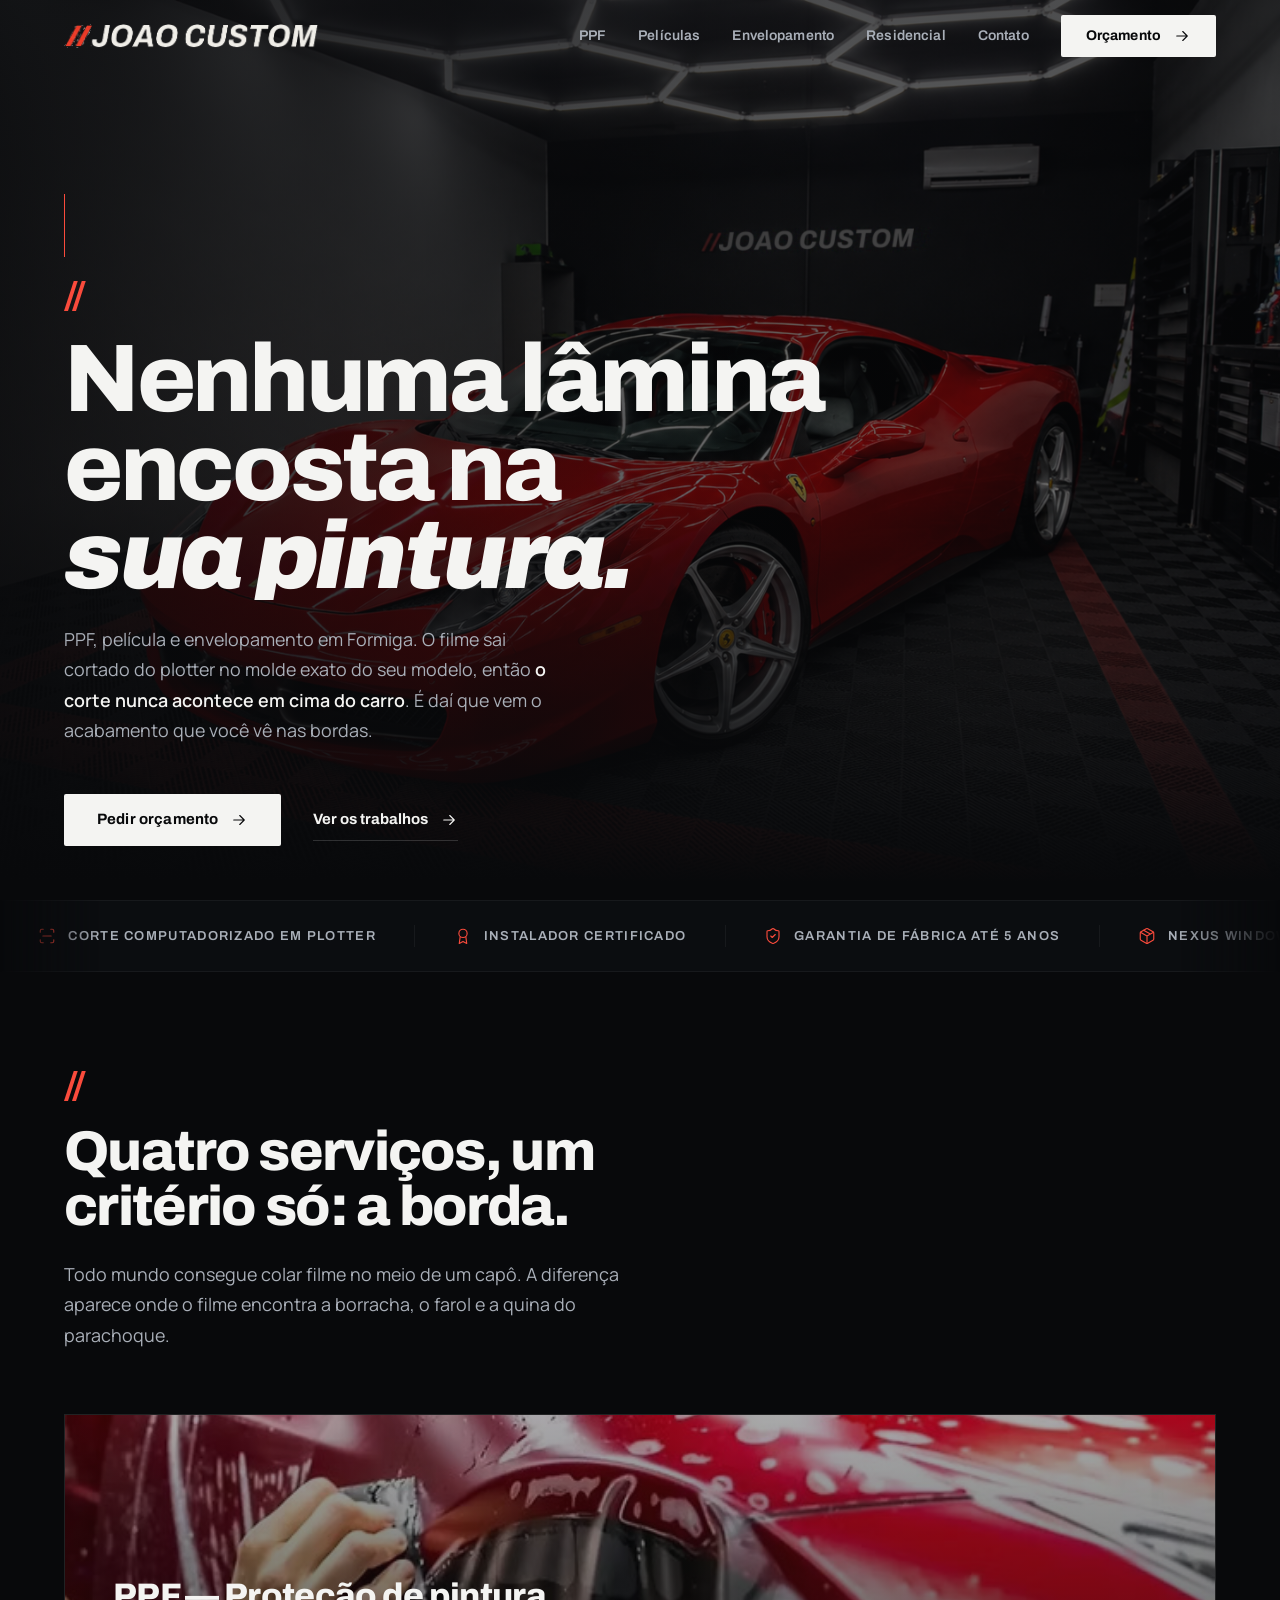
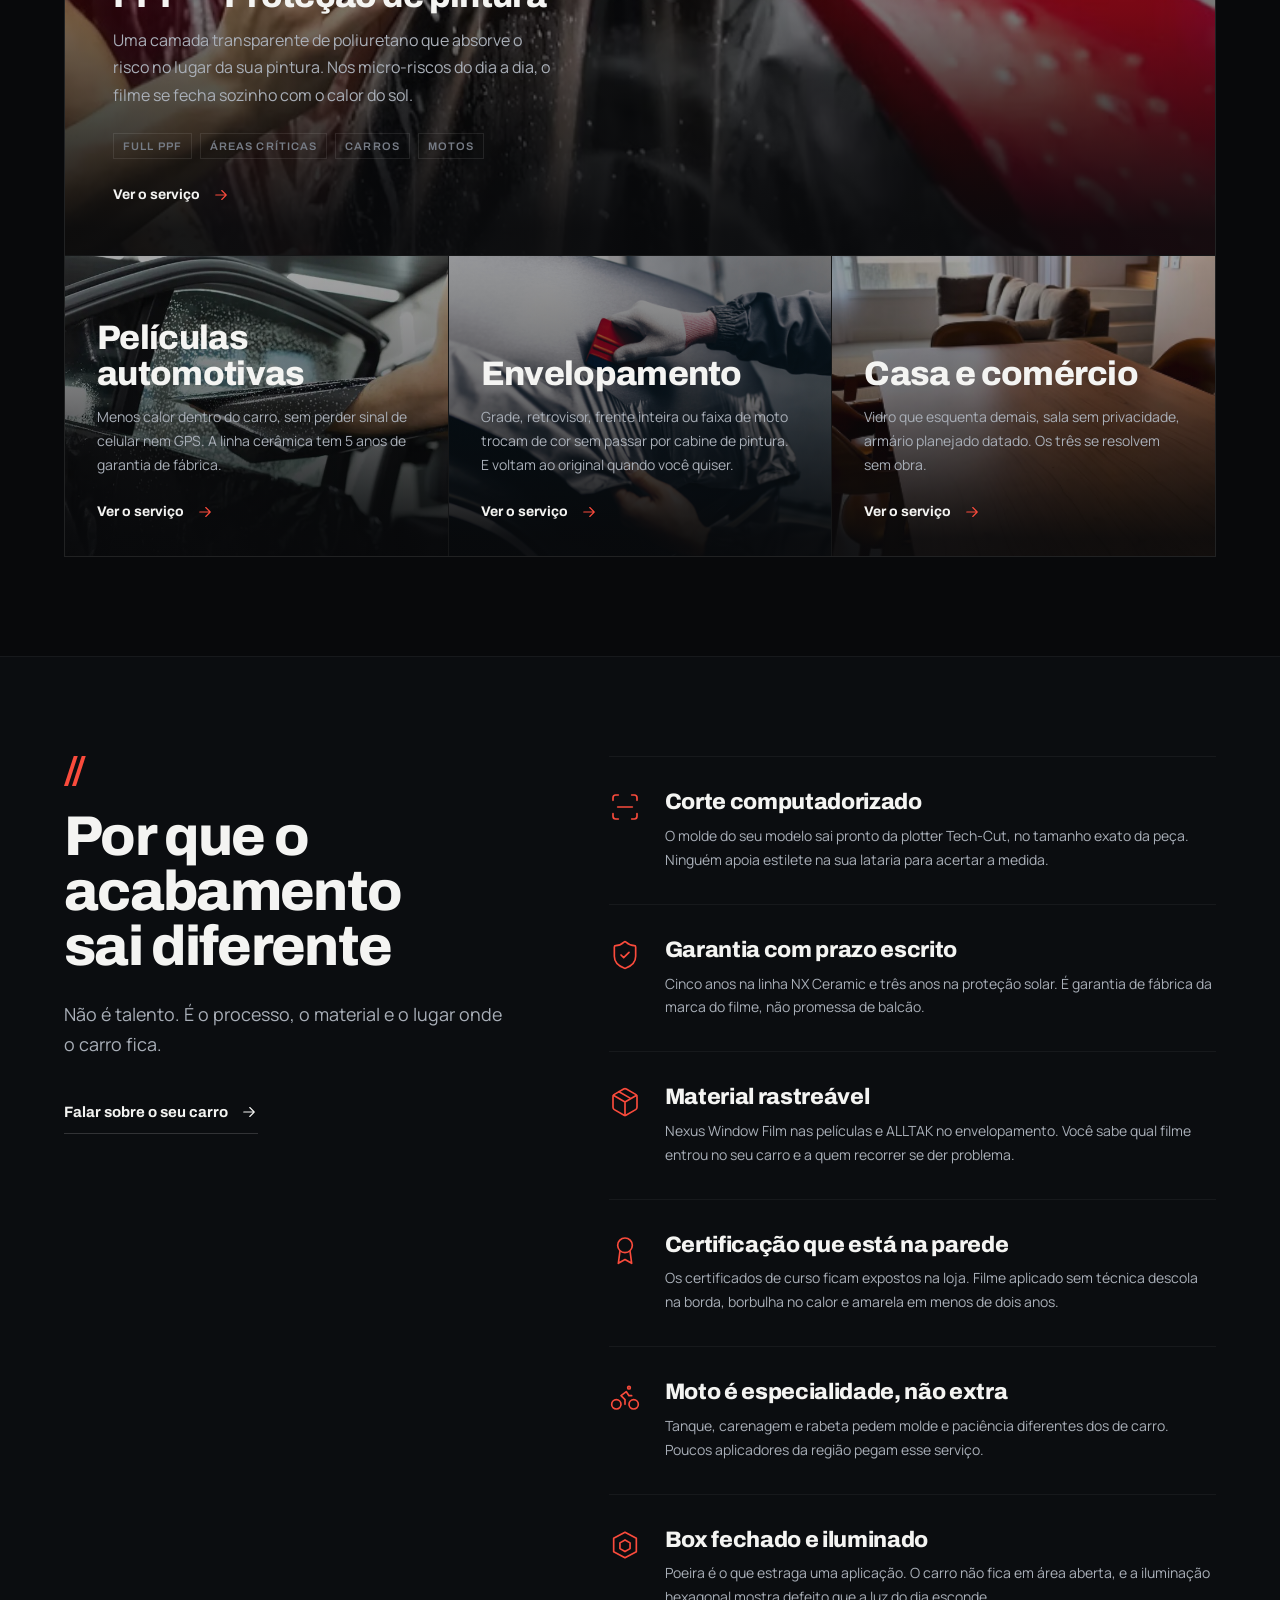
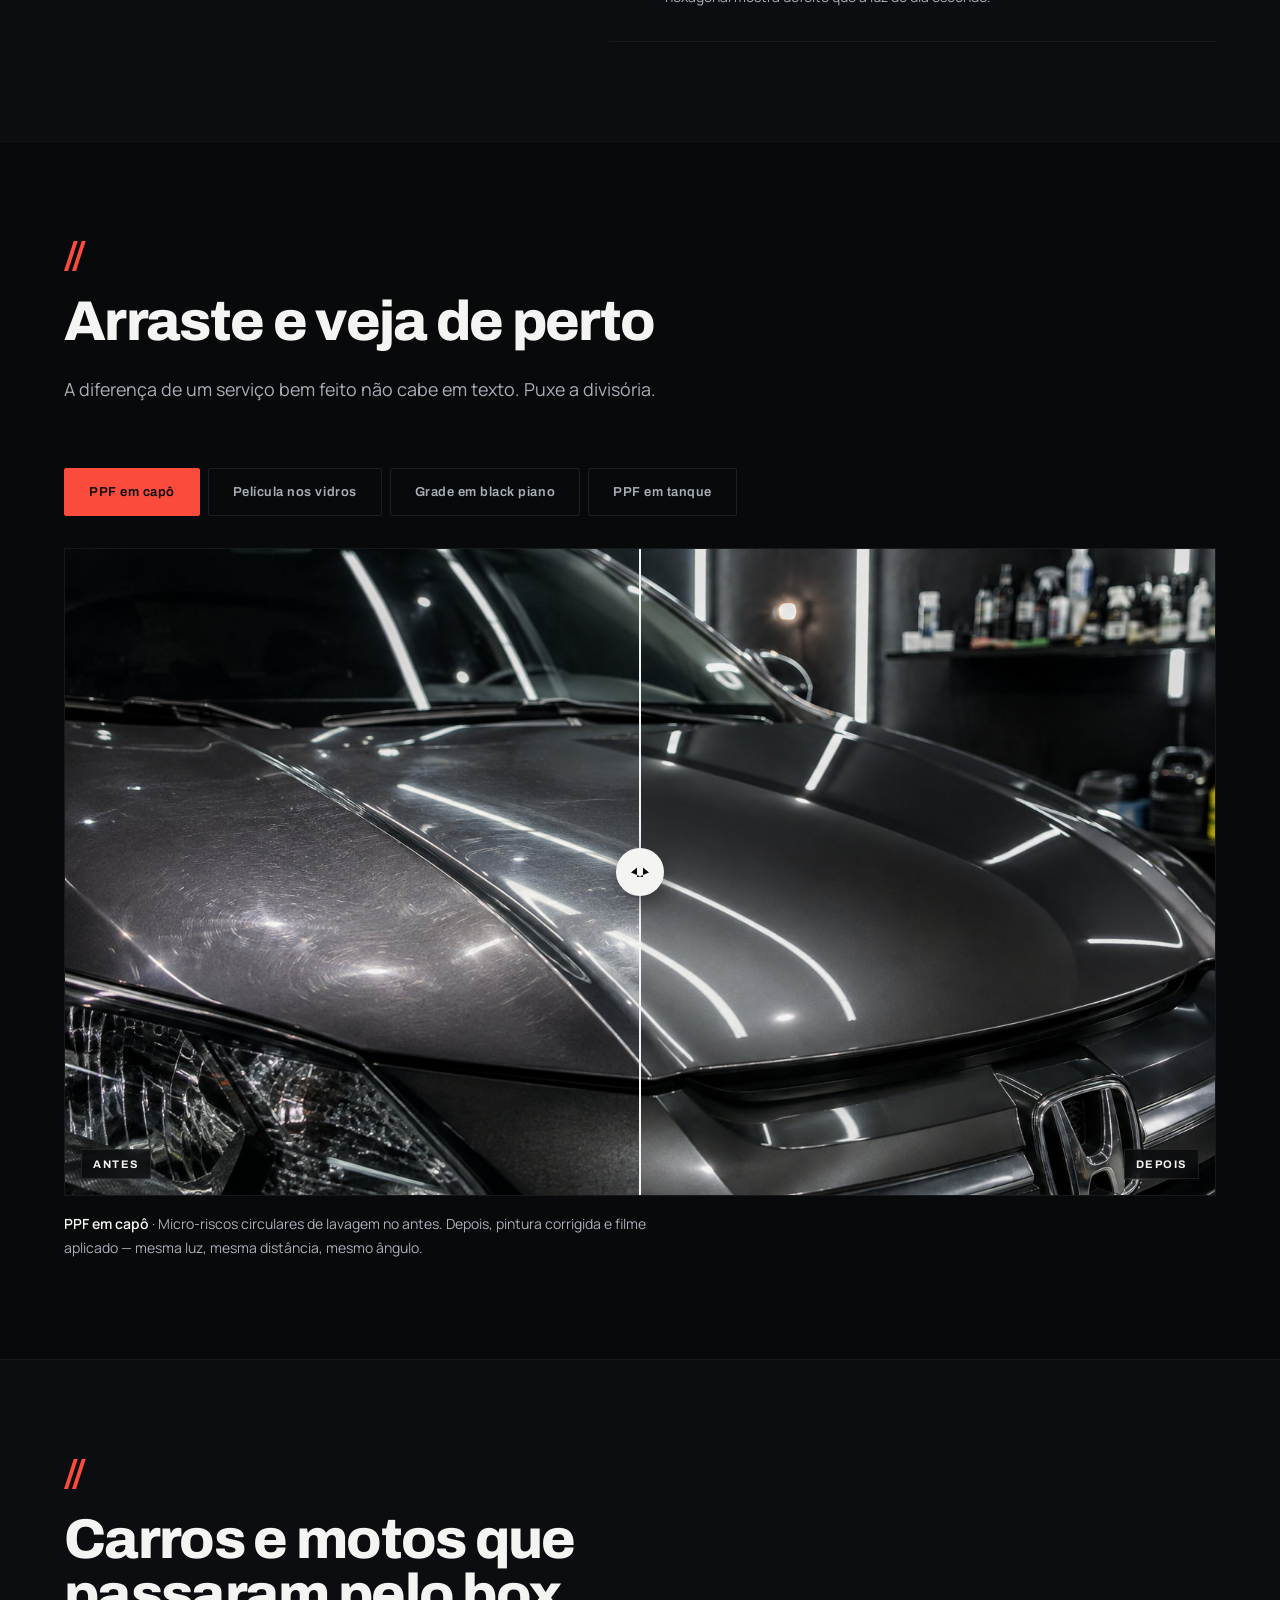
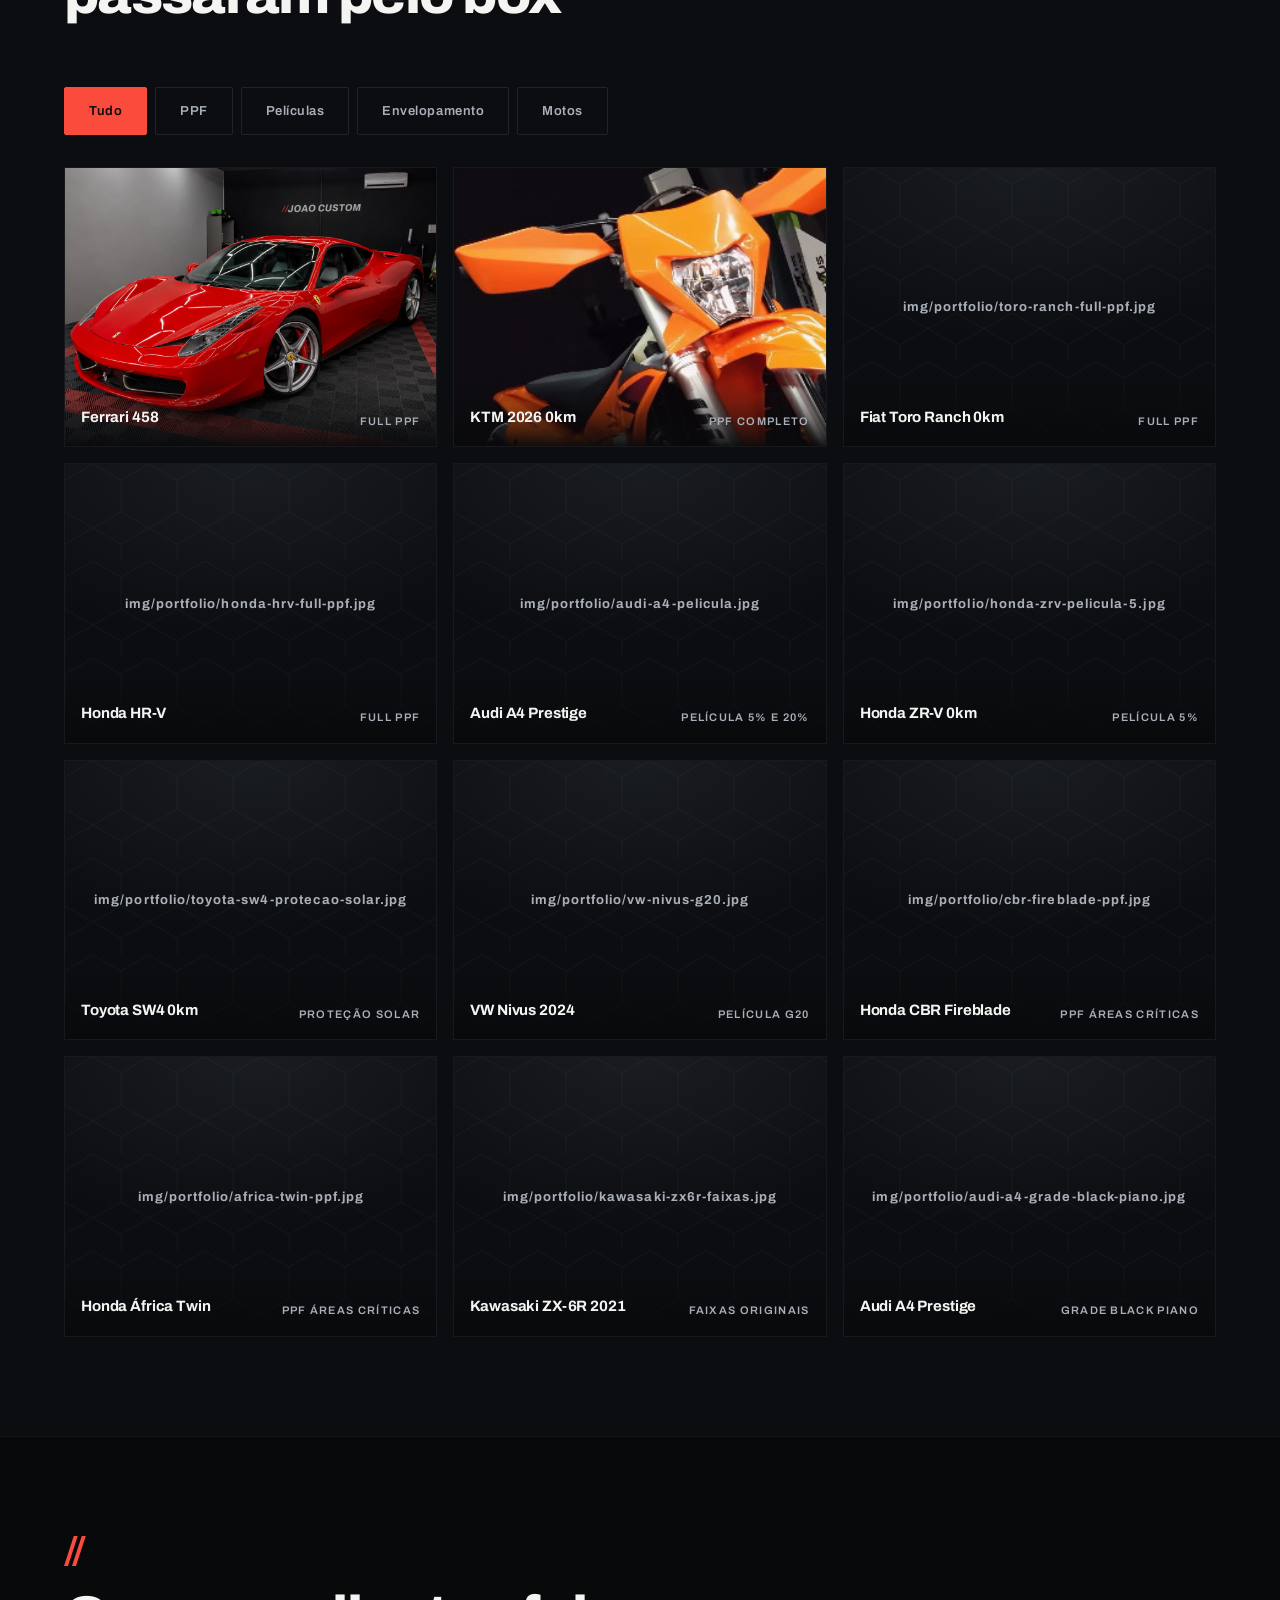
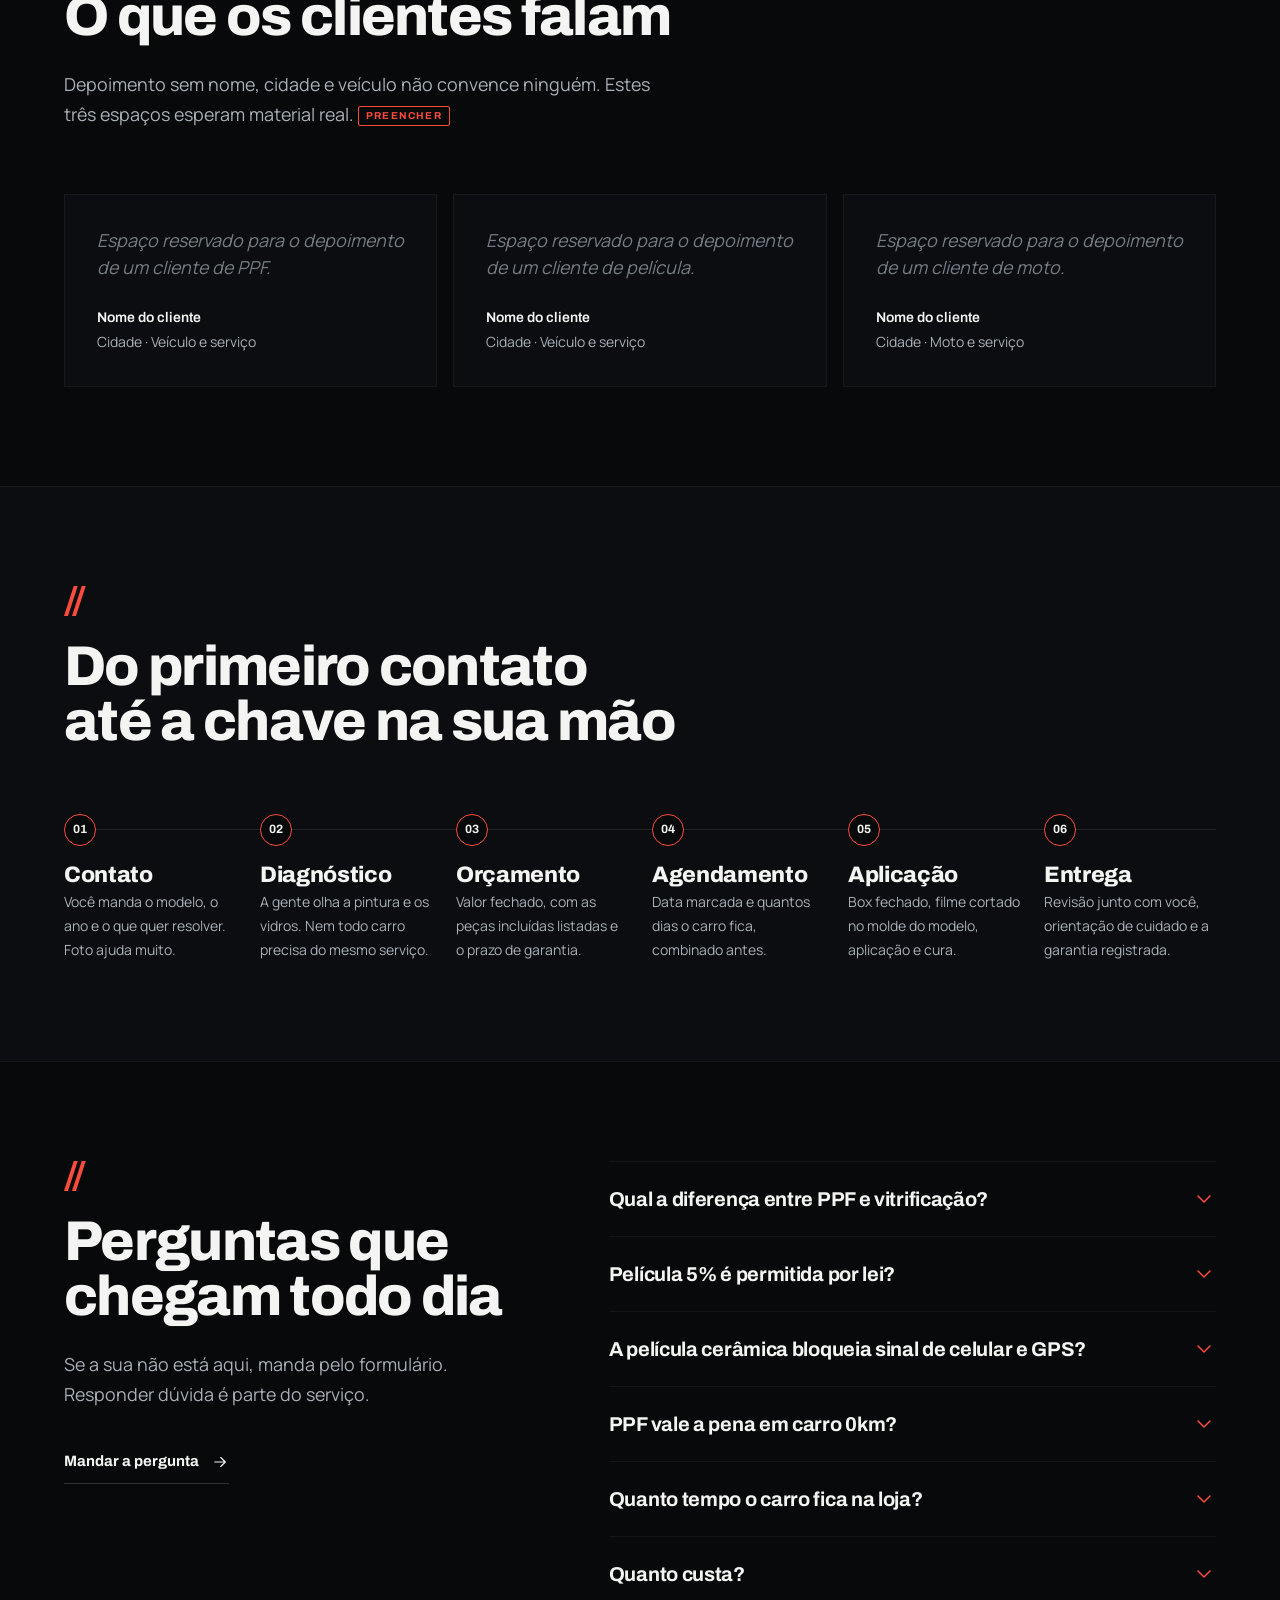
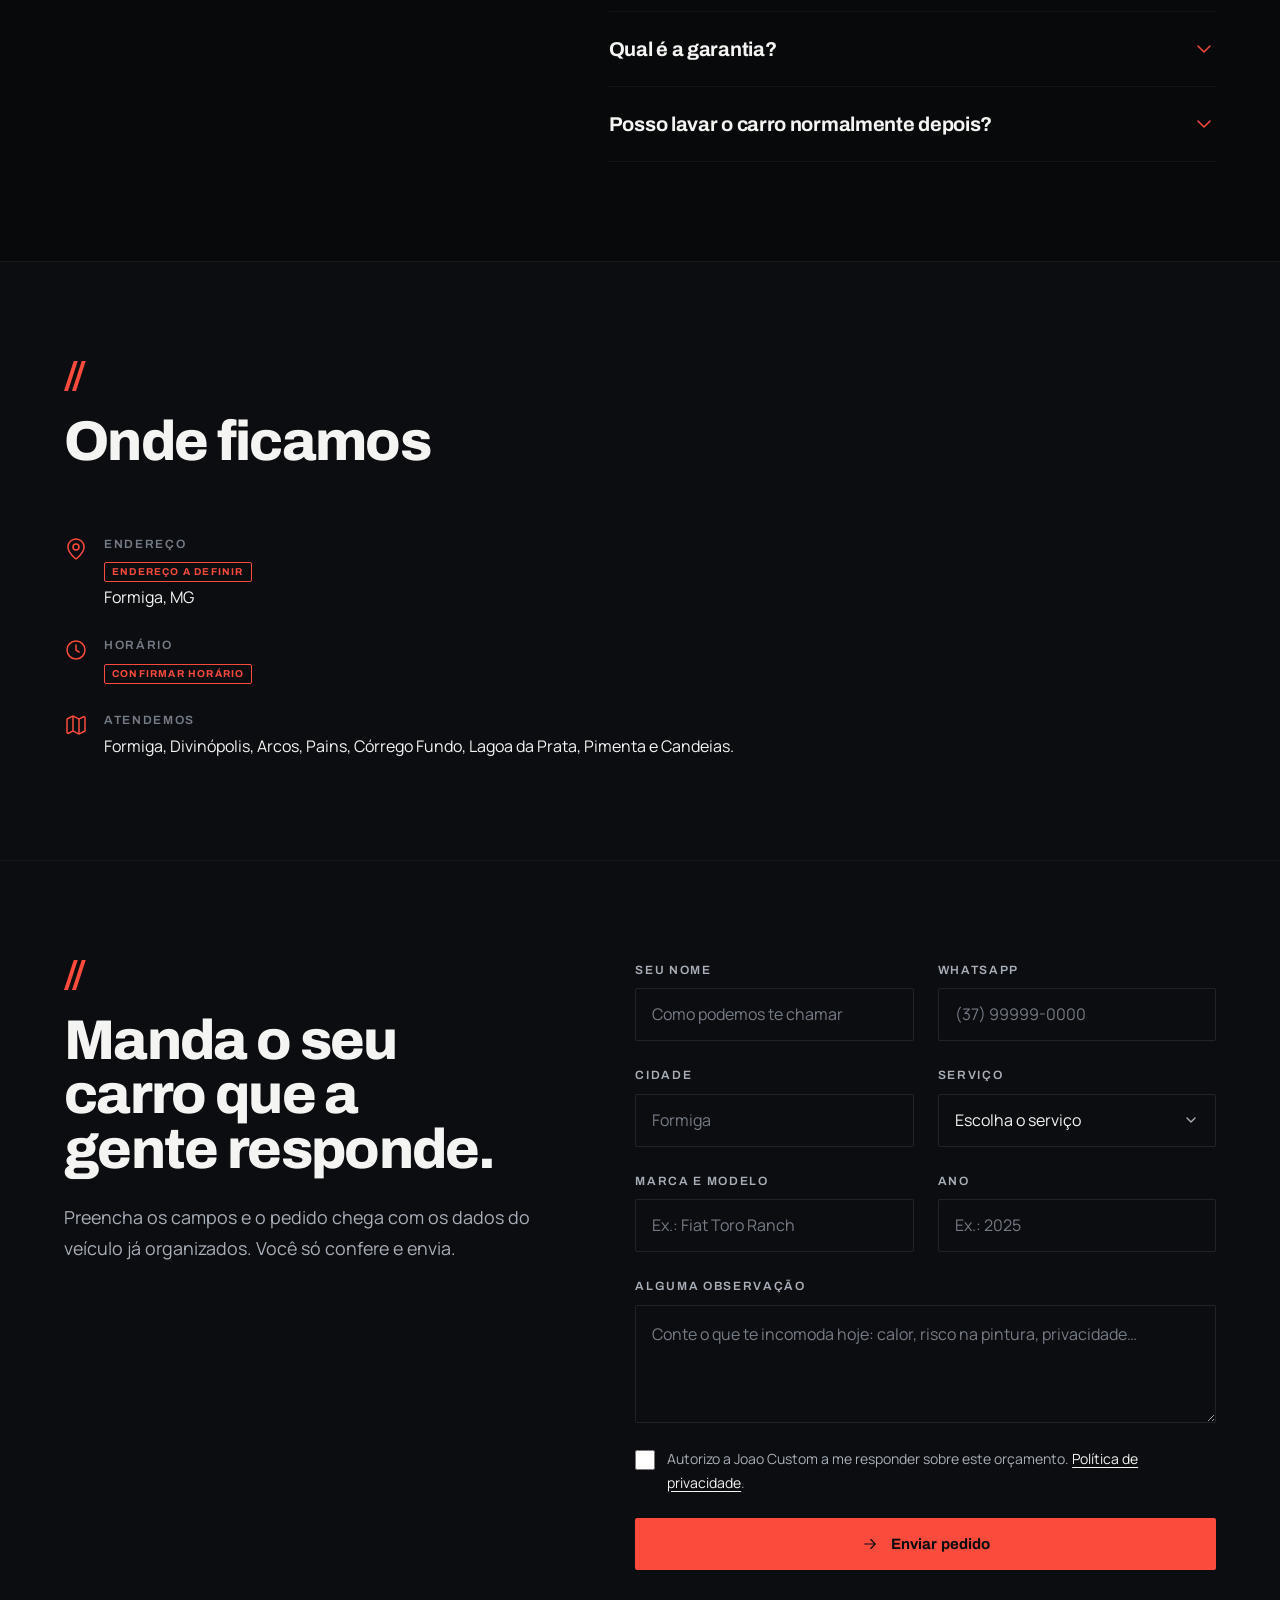
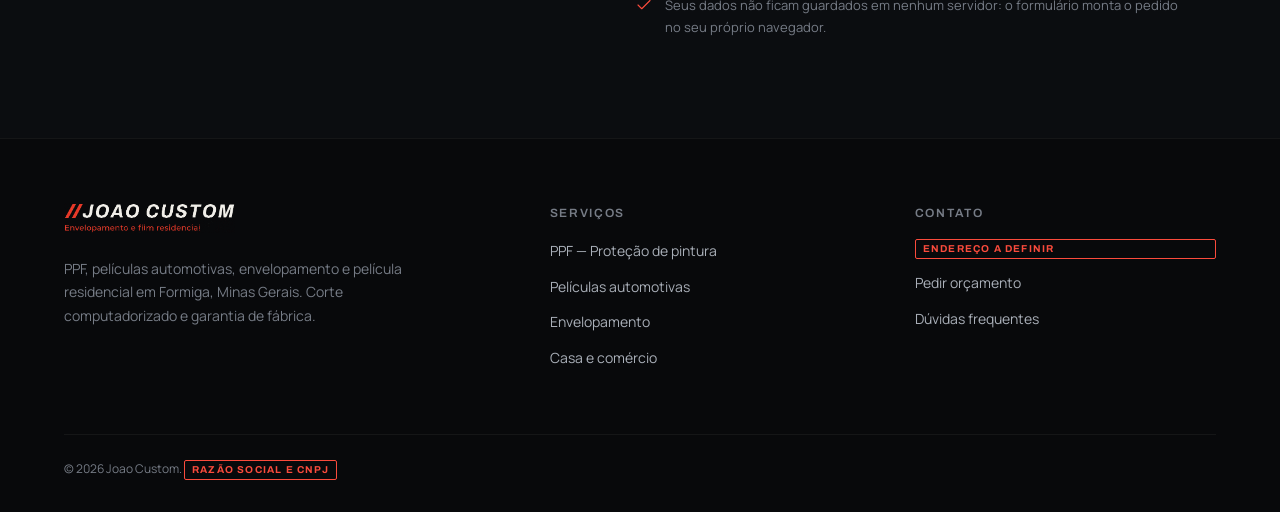
<file: index.html>
<!DOCTYPE html>
<html lang="pt-BR">
<head>
<meta charset="utf-8">
<meta name="viewport" content="width=device-width, initial-scale=1, viewport-fit=cover">
<title>Joao Custom — PPF, Películas e Envelopamento em Formiga MG</title>
<meta name="description" content="PPF, película automotiva e envelopamento em Formiga, MG. O filme é cortado em plotter no molde do seu modelo, fora do carro. Linha cerâmica Nexus com 5 anos de garantia de fábrica.">
<meta name="theme-color" content="#08090b">
<link rel="canonical" href="https://www.joaocustom.com.br/">

<!-- PENDÊNCIA: trocar o domínio acima e nas tags OG quando o cliente registrar. -->
<meta property="og:type" content="website">
<meta property="og:site_name" content="Joao Custom">
<meta property="og:locale" content="pt_BR">
<meta property="og:title" content="Joao Custom — PPF, Películas e Envelopamento em Formiga MG">
<meta property="og:description" content="O filme é cortado em plotter no molde do seu modelo, fora do carro. É de onde vem o acabamento nas bordas.">
<meta property="og:url" content="https://www.joaocustom.com.br/">
<meta property="og:image" content="https://www.joaocustom.com.br/img/logo/og-joao-custom.jpg">
<meta property="og:image:width" content="1200">
<meta property="og:image:height" content="630">
<meta name="twitter:card" content="summary_large_image">

<link rel="icon" href="favicon.ico" sizes="any">
<link rel="icon" href="img/logo/icon-512.png" type="image/png" sizes="512x512">
<link rel="apple-touch-icon" href="img/logo/icon-180.png">

<link rel="preconnect" href="https://fonts.googleapis.com">
<link rel="preconnect" href="https://fonts.gstatic.com" crossorigin>
<link rel="stylesheet" href="https://fonts.googleapis.com/css2?family=Archivo:ital,wght@0,400..900;1,700..900&family=Manrope:wght@400..700&display=swap">
<link rel="stylesheet" href="css/main.css">

<script>document.documentElement.className += ' js';</script>

<script type="application/ld+json">
{
  "@context": "https://schema.org",
  "@type": "AutoRepair",
  "@id": "https://www.joaocustom.com.br/#business",
  "name": "Joao Custom",
  "alternateName": "Joao Custom PPF e Películas",
  "description": "Aplicação de PPF (película de proteção de pintura), películas automotivas de controle solar, envelopamento e películas arquitetônicas em Formiga, Minas Gerais. Corte computadorizado em plotter.",
  "url": "https://www.joaocustom.com.br/",
  "logo": "https://www.joaocustom.com.br/img/logo/joao-lockup.png",
  "image": "https://www.joaocustom.com.br/img/logo/og-joao-custom.jpg",
  "address": {
    "@type": "PostalAddress",
    "addressLocality": "Formiga",
    "addressRegion": "MG",
    "addressCountry": "BR"
  },
  "areaServed": [
    { "@type": "City", "name": "Formiga" },
    { "@type": "City", "name": "Divinópolis" },
    { "@type": "City", "name": "Arcos" },
    { "@type": "City", "name": "Pains" },
    { "@type": "City", "name": "Córrego Fundo" },
    { "@type": "City", "name": "Lagoa da Prata" },
    { "@type": "City", "name": "Pimenta" },
    { "@type": "City", "name": "Candeias" }
  ],
  "hasOfferCatalog": {
    "@type": "OfferCatalog",
    "name": "Serviços",
    "itemListElement": [
      { "@type": "Offer", "itemOffered": { "@type": "Service", "name": "PPF — Película de proteção de pintura" } },
      { "@type": "Offer", "itemOffered": { "@type": "Service", "name": "Película automotiva de controle solar" } },
      { "@type": "Offer", "itemOffered": { "@type": "Service", "name": "Envelopamento automotivo" } },
      { "@type": "Offer", "itemOffered": { "@type": "Service", "name": "Película arquitetônica e residencial" } }
    ]
  }
}
</script>
<!-- PENDÊNCIA: acrescentar "openingHoursSpecification", "priceRange" e "geo"
     ao schema acima assim que o cliente confirmar horário, faixa de preço e CEP.
     Não inventar esses campos: dado errado no Google é pior que dado ausente. -->

<script type="application/ld+json">
{
  "@context": "https://schema.org",
  "@type": "FAQPage",
  "mainEntity": [
    {
      "@type": "Question",
      "name": "Qual a diferença entre PPF e vitrificação?",
      "acceptedAnswer": { "@type": "Answer", "text": "Vitrificação é um líquido que cura sobre a pintura e forma uma camada dura de poucos mícrons. Ela dá brilho e facilita a lavagem, mas não segura um impacto de pedra. PPF é um filme de poliuretano transparente, com espessura de verdade, que fica entre a pedra e a sua pintura. Um cuida da aparência, o outro cuida do dano. Muita gente usa os dois juntos." }
    },
    {
      "@type": "Question",
      "name": "Película 5% é permitida por lei?",
      "acceptedAnswer": { "@type": "Answer", "text": "A regra tem número. A Resolução 254 do CONTRAN define a transmitância mínima de luz: 75% no para-brisa, 70% nos vidros das portas dianteiras e 28% nos demais vidros. Percentuais abaixo disso não são liberados para veículo em via pública. Quando você fala com a gente, a primeira coisa que definimos é qual percentual entra em cada vidro para o carro passar em qualquer fiscalização." }
    },
    {
      "@type": "Question",
      "name": "A película cerâmica bloqueia sinal de celular e GPS?",
      "acceptedAnswer": { "@type": "Answer", "text": "Não. Esse problema vem das películas metalizadas, que têm camada condutiva. A linha NX Ceramic da Nexus não é metalizada, então celular, GPS, sensor de pressão de pneu e tag de pedágio continuam funcionando." }
    },
    {
      "@type": "Question",
      "name": "PPF vale a pena em carro 0km?",
      "acceptedAnswer": { "@type": "Answer", "text": "É onde ele rende mais. A pintura de fábrica ainda está intacta, então o filme preserva o estado original em vez de selar um dano que já aconteceu. Na revenda, a diferença aparece no capô e no parachoque, que são as áreas que mais denunciam quilometragem de estrada." }
    },
    {
      "@type": "Question",
      "name": "Quanto tempo o carro fica na loja?",
      "acceptedAnswer": { "@type": "Answer", "text": "Depende do serviço e do porte do veículo. Película de vidros costuma sair no mesmo dia. PPF de áreas críticas leva mais tempo, e Full PPF é serviço de vários dias porque o filme precisa de cura antes de o carro pegar chuva e sol. O prazo exato entra no orçamento, antes de você deixar o carro." }
    },
    {
      "@type": "Question",
      "name": "Quanto custa?",
      "acceptedAnswer": { "@type": "Answer", "text": "Não existe tabela única. O preço muda com o porte do veículo, o estado da pintura e quais peças entram no serviço. Mande o modelo e o ano pelo formulário que a gente fecha o valor com o que está incluído por escrito." }
    },
    {
      "@type": "Question",
      "name": "Qual é a garantia?",
      "acceptedAnswer": { "@type": "Answer", "text": "A linha NX Ceramic da Nexus Window Film tem 5 anos de garantia de fábrica. A linha de proteção solar tem 3 anos. A garantia cobre defeito do material, como descolamento, bolha e alteração de cor fora do prazo, e vem da marca, não só da loja." }
    },
    {
      "@type": "Question",
      "name": "Posso lavar o carro normalmente depois?",
      "acceptedAnswer": { "@type": "Answer", "text": "Pode, respeitando o período de cura logo após a aplicação. Nos vidros, espere alguns dias antes de acionar os vidros elétricos e não use produto abrasivo nem espátula. No PPF, evite lavagem de alta pressão apontada direto para as bordas do filme. A orientação completa você recebe na entrega." }
    }
  ]
}
</script>
</head>

<body data-page="Home">
<!--
  THESIS: O padrão da categoria executado no acabamento de montadora premium. Recusa o
    glow neon e a foto de carro molhado sob LED que todo aplicador de PPF publica.
  OWN-WORLD: Ground #08090B, texto giz #F4F4F2, aço para secundário. Vermelho #FA4B3C
    amostrado do PNG da logo, usado como marcador — fio de cabelo, //, estado ativo.
    Ação primária branca sobre preto. Archivo 800 travado em -0.03em, Manrope no corpo.
    Fio de cabelo e tabela no lugar de card; nenhuma sombra colorida.
  STORY: Dono de carro 0km entende que o filme é cortado por máquina fora do veículo,
    vê o acabamento de perto no antes e depois, e pede orçamento pelo formulário já com
    o serviço e o modelo identificados na mensagem.
  FIRST VIEWPORT: Entrada de ~1,9s — as barras // crescem em vermelho no centro da tela
    preta e são levadas até o lugar da marca no herói enquanto a cortina sai num corte
    de -18deg. Depois: mídia sangrando em 100svh, headline de três linhas no canto
    inferior esquerdo sobre gradiente duplo, // vermelho acima dela, ação branca + link
    com seta ao lado. Régua vertical piscando abre o bloco, acima do //, no mesmo eixo.
    Credibilidade em marquee logo depois.
  FORM: Canon da categoria — saída permanente escolhida pelo usuário sobre o sorteio de
    índice 5 (Molde de Corte). Régua de acabamento: Porsche / Polestar / BMW M. Seed b07b2364.
  FINISH: unreviewed and undocumented is unfinished; this build ends with the finish review, the verdict, and DESIGN.md
-->

<!-- Entrada. As duas barras // da logo crescem em vermelho no centro do preto e são
     conduzidas até o lugar onde a marca vive no herói, onde a marca real assume.
     Só existe com JS e só na home; some inteira em prefers-reduced-motion.
     Coreografia em bootIntro() no js/main.js. -->
<div class="intro" aria-hidden="true">
  <span class="intro__veil"></span>
  <span class="intro__stage"><span class="intro__mark"><i></i><i></i></span></span>
</div>

<svg width="0" height="0" style="position:absolute" aria-hidden="true" focusable="false"><defs>
<symbol id="i-shield" viewBox="0 0 24 24"><path d="M20 13c0 5-3.5 7.5-7.66 8.95a1 1 0 0 1-.67-.01C7.5 20.5 4 18 4 13V6a1 1 0 0 1 1-1c2 0 4.5-1.2 6.24-2.72a1.17 1.17 0 0 1 1.52 0C14.51 3.81 17 5 19 5a1 1 0 0 1 1 1z"/></symbol>
<symbol id="i-shield-check" viewBox="0 0 24 24"><path d="M20 13c0 5-3.5 7.5-7.66 8.95a1 1 0 0 1-.67-.01C7.5 20.5 4 18 4 13V6a1 1 0 0 1 1-1c2 0 4.5-1.2 6.24-2.72a1.17 1.17 0 0 1 1.52 0C14.51 3.81 17 5 19 5a1 1 0 0 1 1 1z"/><path d="m9 12 2 2 4-4"/></symbol>
<symbol id="i-sun" viewBox="0 0 24 24"><circle cx="12" cy="12" r="4"/><path d="M12 2v2M12 20v2M4.93 4.93l1.41 1.41M17.66 17.66l1.41 1.41M2 12h2M20 12h2M6.34 17.66l-1.41 1.41M19.07 4.93l-1.41 1.41"/></symbol>
<symbol id="i-layers" viewBox="0 0 24 24"><path d="M12.83 2.18a2 2 0 0 0-1.66 0L2.6 6.08a1 1 0 0 0 0 1.83l8.58 3.91a2 2 0 0 0 1.66 0l8.58-3.9a1 1 0 0 0 0-1.83Z"/><path d="m6.08 10.5-3.5 1.6a1 1 0 0 0 0 1.81l8.6 3.91a2 2 0 0 0 1.65 0l8.58-3.9a1 1 0 0 0 0-1.83l-3.5-1.59"/></symbol>
<symbol id="i-window" viewBox="0 0 24 24"><rect x="3" y="3" width="18" height="18" rx="1"/><path d="M3 9.5h18M12 3v18"/></symbol>
<symbol id="i-scan" viewBox="0 0 24 24"><path d="M3 7V5a2 2 0 0 1 2-2h2M17 3h2a2 2 0 0 1 2 2v2M21 17v2a2 2 0 0 1-2 2h-2M7 21H5a2 2 0 0 1-2-2v-2"/><path d="M6.5 12h11"/></symbol>
<symbol id="i-award" viewBox="0 0 24 24"><circle cx="12" cy="8.5" r="5.5"/><path d="M8.2 13.1 7 22l5-2.8 5 2.8-1.2-8.9"/></symbol>
<symbol id="i-package" viewBox="0 0 24 24"><path d="M21 8a2 2 0 0 0-1-1.73l-7-4a2 2 0 0 0-2 0l-7 4A2 2 0 0 0 3 8v8a2 2 0 0 0 1 1.73l7 4a2 2 0 0 0 2 0l7-4A2 2 0 0 0 21 16Z"/><path d="m3.3 7 8.7 5 8.7-5M12 22V12M7.5 4.3l9 5.15"/></symbol>
<symbol id="i-bike" viewBox="0 0 24 24"><circle cx="18.5" cy="17.5" r="3.5"/><circle cx="5.5" cy="17.5" r="3.5"/><circle cx="15" cy="5" r="1"/><path d="M12 17.5V14l-3-3 4-3 2 3h2"/></symbol>
<symbol id="i-hex" viewBox="0 0 24 24"><path d="M12 2.5 20.5 7v10L12 21.5 3.5 17V7z"/><path d="M12 8.2 15.8 10.4v4.3L12 16.9l-3.8-2.2v-4.3z"/></symbol>
<symbol id="i-arrow" viewBox="0 0 24 24"><path d="M5 12h14M13 6l6 6-6 6"/></symbol>
<symbol id="i-chevron" viewBox="0 0 24 24"><path d="m6 9 6 6 6-6"/></symbol>
<symbol id="i-pin" viewBox="0 0 24 24"><path d="M20 10c0 6-8 12-8 12s-8-6-8-12a8 8 0 0 1 16 0Z"/><circle cx="12" cy="10" r="3"/></symbol>
<symbol id="i-clock" viewBox="0 0 24 24"><circle cx="12" cy="12" r="9"/><path d="M12 7v5.2l3 1.8"/></symbol>
<symbol id="i-check" viewBox="0 0 24 24"><path d="M20 6 9 17l-5-5"/></symbol>
<symbol id="i-alert" viewBox="0 0 24 24"><circle cx="12" cy="12" r="9"/><path d="M12 7.5v5M12 16.2h.01"/></symbol>
<symbol id="i-menu" viewBox="0 0 24 24"><path d="M3 6.5h18M3 12h18M3 17.5h18"/></symbol>
<symbol id="i-close" viewBox="0 0 24 24"><path d="m6 6 12 12M18 6 6 18"/></symbol>
<symbol id="i-map" viewBox="0 0 24 24"><path d="M14.1 5.55a2 2 0 0 0 1.79 0l3.66-1.83A1 1 0 0 1 21 4.62v12.76a1 1 0 0 1-.55.9l-4.56 2.27a2 2 0 0 1-1.78 0l-4.22-2.1a2 2 0 0 0-1.78 0l-3.66 1.83A1 1 0 0 1 3 19.38V6.62a1 1 0 0 1 .55-.9l4.56-2.27a2 2 0 0 1 1.78 0z"/><path d="M15 5.76v15M9 3.24v15"/></symbol>
<symbol id="i-refresh" viewBox="0 0 24 24"><path d="M21 12a9 9 0 1 1-6.22-8.56"/><path d="M21 3.5v6h-6"/></symbol>
</defs></svg>

<a class="skip-link" href="#main">Pular para o conteúdo</a>

<header class="nav">
  <div class="nav__inner">
    <a class="nav__logo" href="/" aria-label="Joao Custom, página inicial">
      <img src="img/logo/joao-wordmark.png" alt="Joao Custom" width="531" height="50" fetchpriority="high">
    </a>
    <nav class="nav__links" aria-label="Serviços">
      <a class="nav__link" href="ppf/">PPF</a>
      <a class="nav__link" href="peliculas-automotivas/">Películas</a>
      <a class="nav__link" href="envelopamento/">Envelopamento</a>
      <a class="nav__link" href="peliculas-residenciais/">Residencial</a>
      <a class="nav__link" href="contato/">Contato</a>
    </nav>
    <div class="nav__cta">
      <a class="btn btn--primary" data-quote="um serviço">Orçamento<svg class="icon icon--sm icon--arrow" aria-hidden="true"><use href="#i-arrow"/></svg></a>
    </div>
    <button class="nav__toggle" type="button" aria-expanded="false" aria-controls="menu" aria-label="Abrir menu">
      <svg class="icon" aria-hidden="true"><use href="#i-menu"/></svg>
    </button>
  </div>
</header>

<div class="menu" id="menu" aria-hidden="true">
  <a class="menu__link" href="ppf/">PPF <span>Proteção de pintura</span></a>
  <a class="menu__link" href="peliculas-automotivas/">Películas <span>Controle solar</span></a>
  <a class="menu__link" href="envelopamento/">Envelopamento <span>Carros e motos</span></a>
  <a class="menu__link" href="peliculas-residenciais/">Residencial <span>Casa e comércio</span></a>
  <a class="menu__link" href="contato/">Contato <span>Formiga · MG</span></a>
  <div class="menu__foot">
    <a class="btn btn--cta btn--block" data-quote="um serviço"><svg class="icon icon--sm icon--arrow" aria-hidden="true"><use href="#i-arrow"/></svg>Pedir orçamento</a>
  </div>
</div>

<main id="main">

  <!-- ====================================================================
       HERÓI
       ==================================================================== -->
  <section class="hero">
    <div class="hero__media">
      <!-- ATENÇÃO: este arquivo é byte a byte o mesmo de img/portfolio/ferrari-458-full-ppf.png,
           então a mesma Ferrari aparece no herói e no primeiro tile do portfólio. Trocar por
           uma foto exclusiva do herói. O arquivo também é um PNG de 2,3 MB com extensão .jpg,
           e é a imagem de LCP da home — converter para JPG de verdade.
           O object-position decide a altura do corte na tela larga: subir o número mostra
           mais teto, descer mostra mais piso.
           Para trocar por vídeo: <video autoplay muted loop playsinline poster="img/hero-poster.jpg"> -->
      <img src="img/hero-oficina.jpg"
           alt="Ferrari 458 vermelha com Full PPF no box da Joao Custom, sob a iluminação hexagonal, em Formiga MG"
           width="1548" height="1016" style="object-position: 50% 50%"
           fetchpriority="high" decoding="async">
    </div>

    <div class="hero__inner">
      <span class="hero__cue" aria-hidden="true"></span>
      <span class="mark" aria-hidden="true"><i></i><i></i></span>

      <h1 class="hero__title">
        <span class="reveal-line"><span>Nenhuma lâmina</span></span>
        <span class="reveal-line"><span>encosta na</span></span>
        <span class="reveal-line"><span><em>sua pintura.</em></span></span>
      </h1>

      <p class="hero__lead">
        PPF, película e envelopamento em Formiga. O filme sai cortado do plotter no molde exato
        do seu modelo, então <strong>o corte nunca acontece em cima do carro</strong>. É daí que
        vem o acabamento que você vê nas bordas.
      </p>

      <div class="hero__actions">
        <a class="btn btn--primary" data-quote="um serviço">
          Pedir orçamento
          <svg class="icon icon--sm icon--arrow" aria-hidden="true"><use href="#i-arrow"/></svg>
        </a>
        <a class="link-arrow" href="#trabalhos">
          Ver os trabalhos
          <svg class="icon icon--sm" aria-hidden="true"><use href="#i-arrow"/></svg>
        </a>
      </div>
    </div>
  </section>

  <!-- ====================================================================
       CREDIBILIDADE
       ==================================================================== -->
  <div class="credbar">
    <div class="credbar__track">
      <div class="credbar__group">
        <span class="credbar__item"><svg class="icon icon--sm" aria-hidden="true"><use href="#i-scan"/></svg>Corte computadorizado em plotter</span>
        <span class="credbar__item"><svg class="icon icon--sm" aria-hidden="true"><use href="#i-award"/></svg>Instalador certificado</span>
        <span class="credbar__item"><svg class="icon icon--sm" aria-hidden="true"><use href="#i-shield-check"/></svg>Garantia de fábrica até 5 anos</span>
        <span class="credbar__item"><svg class="icon icon--sm" aria-hidden="true"><use href="#i-package"/></svg>Nexus Window Film</span>
        <span class="credbar__item"><svg class="icon icon--sm" aria-hidden="true"><use href="#i-package"/></svg>ALLTAK</span>
        <span class="credbar__item"><svg class="icon icon--sm" aria-hidden="true"><use href="#i-hex"/></svg>Box fechado em Formiga MG</span>
      </div>
      <div class="credbar__group" aria-hidden="true">
        <span class="credbar__item"><svg class="icon icon--sm"><use href="#i-scan"/></svg>Corte computadorizado em plotter</span>
        <span class="credbar__item"><svg class="icon icon--sm"><use href="#i-award"/></svg>Instalador certificado</span>
        <span class="credbar__item"><svg class="icon icon--sm"><use href="#i-shield-check"/></svg>Garantia de fábrica até 5 anos</span>
        <span class="credbar__item"><svg class="icon icon--sm"><use href="#i-package"/></svg>Nexus Window Film</span>
        <span class="credbar__item"><svg class="icon icon--sm"><use href="#i-package"/></svg>ALLTAK</span>
        <span class="credbar__item"><svg class="icon icon--sm"><use href="#i-hex"/></svg>Box fechado em Formiga MG</span>
      </div>
    </div>
  </div>

  <!-- ====================================================================
       SERVIÇOS
       ==================================================================== -->
  <section class="section" id="servicos" aria-labelledby="h-servicos">
    <div class="wrap">
      <div class="section__head" data-in>
        <span class="mark" aria-hidden="true"><i></i><i></i></span>
        <h2 id="h-servicos">Quatro serviços, um critério só: a borda.</h2>
        <p>Todo mundo consegue colar filme no meio de um capô. A diferença aparece onde o filme
          encontra a borracha, o farol e a quina do parachoque.</p>
      </div>

      <div class="services">

        <article class="services__item services__item--lead">
          <div class="services__media">
            <img src="img/servicos/ppf.jpg"
                 alt="PPF sendo aplicado na lateral de um carro vermelho, com o filme ainda molhado — Joao Custom, Formiga MG"
                 width="670" height="838" loading="lazy" decoding="async">
          </div>
          <h3><a href="ppf/">PPF — Proteção de pintura</a></h3>
          <p>Uma camada transparente de poliuretano que absorve o risco no lugar da sua pintura.
            Nos micro-riscos do dia a dia, o filme se fecha sozinho com o calor do sol.</p>
          <ul class="services__tags">
            <li>Full PPF</li><li>Áreas críticas</li><li>Carros</li><li>Motos</li>
          </ul>
          <span class="services__go">Ver o serviço<svg class="icon icon--sm" aria-hidden="true"><use href="#i-arrow"/></svg></span>
        </article>

        <article class="services__item">
          <div class="services__media">
            <img src="img/servicos/peliculas.jpg"
                 alt="Instalação de película automotiva no vidro da porta de um carro — Joao Custom, Formiga MG"
                 width="780" height="511" loading="lazy" decoding="async">
          </div>
          <h3><a href="peliculas-automotivas/">Películas automotivas</a></h3>
          <p>Menos calor dentro do carro, sem perder sinal de celular nem GPS. A linha cerâmica
            tem 5 anos de garantia de fábrica.</p>
          <span class="services__go">Ver o serviço<svg class="icon icon--sm" aria-hidden="true"><use href="#i-arrow"/></svg></span>
        </article>

        <article class="services__item">
          <div class="services__media">
            <img src="img/servicos/envelopamento.jpg"
                 alt="Envelopamento sendo assentado com rodo sobre a lateral de um carro — Joao Custom, Formiga MG"
                 width="1057" height="705" loading="lazy" decoding="async">
          </div>
          <h3><a href="envelopamento/">Envelopamento</a></h3>
          <p>Grade, retrovisor, frente inteira ou faixa de moto trocam de cor sem passar por
            cabine de pintura. E voltam ao original quando você quiser.</p>
          <span class="services__go">Ver o serviço<svg class="icon icon--sm" aria-hidden="true"><use href="#i-arrow"/></svg></span>
        </article>

        <article class="services__item">
          <div class="services__media">
            <!-- Foto vertical e pequena: o object-position puxa a janela para dentro do corte -->
            <img src="img/servicos/arquitetonico.jpg"
                 alt="Sala de apartamento com janela envidraçada e mesa de jantar envelopada — Joao Custom, Formiga MG"
                 width="318" height="425" style="object-position: 50% 25%"
                 loading="lazy" decoding="async">
          </div>
          <h3><a href="peliculas-residenciais/">Casa e comércio</a></h3>
          <p>Vidro que esquenta demais, sala sem privacidade, armário planejado datado.
            Os três se resolvem sem obra.</p>
          <span class="services__go">Ver o serviço<svg class="icon icon--sm" aria-hidden="true"><use href="#i-arrow"/></svg></span>
        </article>

      </div>
    </div>
  </section>

  <!-- ====================================================================
       DIFERENCIAIS
       ==================================================================== -->
  <section class="section section--alt" aria-labelledby="h-porque">
    <div class="wrap split">
      <div class="split__aside" data-in>
        <span class="mark" aria-hidden="true"><i></i><i></i></span>
        <h2 id="h-porque">Por que o acabamento sai diferente</h2>
        <p style="color:var(--steel);font-size:var(--fs-lead);margin-top:var(--s5)">
          Não é talento. É o processo, o material e o lugar onde o carro fica.
        </p>
        <a class="link-arrow" style="margin-top:var(--s6)" href="contato/">
          Falar sobre o seu carro
          <svg class="icon icon--sm" aria-hidden="true"><use href="#i-arrow"/></svg>
        </a>
      </div>

      <div class="why">
        <article class="why__item">
          <svg class="icon icon--lg why__icon" aria-hidden="true"><use href="#i-scan"/></svg>
          <div>
            <h4>Corte computadorizado</h4>
            <p>O molde do seu modelo sai pronto da plotter Tech-Cut, no tamanho exato da peça.
              Ninguém apoia estilete na sua lataria para acertar a medida.</p>
          </div>
        </article>
        <article class="why__item">
          <svg class="icon icon--lg why__icon" aria-hidden="true"><use href="#i-shield-check"/></svg>
          <div>
            <h4>Garantia com prazo escrito</h4>
            <p>Cinco anos na linha NX Ceramic e três anos na proteção solar. É garantia de fábrica
              da marca do filme, não promessa de balcão.</p>
          </div>
        </article>
        <article class="why__item">
          <svg class="icon icon--lg why__icon" aria-hidden="true"><use href="#i-package"/></svg>
          <div>
            <h4>Material rastreável</h4>
            <p>Nexus Window Film nas películas e ALLTAK no envelopamento. Você sabe qual filme
              entrou no seu carro e a quem recorrer se der problema.</p>
          </div>
        </article>
        <article class="why__item">
          <svg class="icon icon--lg why__icon" aria-hidden="true"><use href="#i-award"/></svg>
          <div>
            <h4>Certificação que está na parede</h4>
            <p>Os certificados de curso ficam expostos na loja. Filme aplicado sem técnica
              descola na borda, borbulha no calor e amarela em menos de dois anos.</p>
          </div>
        </article>
        <article class="why__item">
          <svg class="icon icon--lg why__icon" aria-hidden="true"><use href="#i-bike"/></svg>
          <div>
            <h4>Moto é especialidade, não extra</h4>
            <p>Tanque, carenagem e rabeta pedem molde e paciência diferentes dos de carro.
              Poucos aplicadores da região pegam esse serviço.</p>
          </div>
        </article>
        <article class="why__item">
          <svg class="icon icon--lg why__icon" aria-hidden="true"><use href="#i-hex"/></svg>
          <div>
            <h4>Box fechado e iluminado</h4>
            <p>Poeira é o que estraga uma aplicação. O carro não fica em área aberta, e a
              iluminação hexagonal mostra defeito que a luz do dia esconde.</p>
          </div>
        </article>
      </div>
    </div>
  </section>

  <!-- ====================================================================
       ANTES E DEPOIS
       ==================================================================== -->
  <section class="section" id="antes-depois" aria-labelledby="h-comparar" data-compare-group>
    <div class="wrap">
      <div class="section__head" data-in>
        <span class="mark" aria-hidden="true"><i></i><i></i></span>
        <h2 id="h-comparar">Arraste e veja de perto</h2>
        <p>A diferença de um serviço bem feito não cabe em texto. Puxe a divisória.</p>
      </div>

      <div class="compare__tabs" role="tablist" aria-label="Casos para comparar">
        <button class="compare__tab" role="tab" aria-selected="true" type="button"
          data-case='{"ready":true,"before":"img/antes-depois/ppf-capo-antes.jpg","after":"img/antes-depois/ppf-capo-depois.jpg","altBefore":"Capô de Honda cinza riscado por micro-arranhões circulares de lavagem, antes do PPF na Joao Custom, em Formiga MG","altAfter":"Mesmo capô de Honda cinza com a pintura corrigida e PPF aplicado na Joao Custom, em Formiga MG","caption":"<b>PPF em capô</b> · Micro-riscos circulares de lavagem no antes. Depois, pintura corrigida e filme aplicado — mesma luz, mesma distância, mesmo ângulo."}'>PPF em capô</button>
        <button class="compare__tab" role="tab" aria-selected="false" type="button"
          data-case='{"before":"img/antes-depois/pelicula-lateral-antes.jpg","after":"img/antes-depois/pelicula-lateral-depois.jpg","caption":"<b>Película nas laterais</b> · Mesma hora do dia, mesma posição de câmera."}'>Película nos vidros</button>
        <button class="compare__tab" role="tab" aria-selected="false" type="button"
          data-case='{"before":"img/antes-depois/grade-antes.jpg","after":"img/antes-depois/grade-depois.jpg","caption":"<b>Grade em black piano</b> · Envelopamento, sem cabine de pintura."}'>Grade em black piano</button>
        <button class="compare__tab" role="tab" aria-selected="false" type="button"
          data-case='{"before":"img/antes-depois/moto-tanque-antes.jpg","after":"img/antes-depois/moto-tanque-depois.jpg","caption":"<b>PPF em tanque de moto</b> · Área de contato com joelho e fecho de jaqueta."}'>PPF em tanque</button>
      </div>

      <!-- Cada lado tem a foto e o slot vazio. Quem manda é o `ready` do data-case da
           aba: caso com foto mostra o <img>, caso sem foto volta para o placeholder. -->
      <div class="compare" data-compare>
        <div class="compare__pane compare__pane--before">
          <img data-compare-img src="img/antes-depois/ppf-capo-antes.jpg"
               alt="Capô de Honda cinza riscado por micro-arranhões circulares de lavagem, antes do PPF na Joao Custom, em Formiga MG"
               width="1536" height="864" loading="lazy" decoding="async">
          <div class="slot" data-compare-slot hidden>
            <div class="slot__meta">
              <span class="slot__name">img/antes-depois/ppf-capo-antes.jpg</span>
              <span class="slot__hint">O par antes/depois precisa do mesmo enquadramento, mesma luz e mesma distância. Sem isso a comparação não convence.</span>
            </div>
          </div>
          <span class="compare__badge compare__badge--before">Antes</span>
        </div>
        <div class="compare__pane compare__pane--after">
          <img data-compare-img src="img/antes-depois/ppf-capo-depois.jpg"
               alt="Mesmo capô de Honda cinza com a pintura corrigida e PPF aplicado na Joao Custom, em Formiga MG"
               width="1536" height="864" loading="lazy" decoding="async">
          <div class="slot" data-compare-slot hidden>
            <div class="slot__meta">
              <span class="slot__name">img/antes-depois/ppf-capo-depois.jpg</span>
              <span class="slot__hint">Mesmo enquadramento do antes.</span>
            </div>
          </div>
          <span class="compare__badge compare__badge--after">Depois</span>
        </div>
        <button class="compare__handle" type="button" role="slider"
          aria-label="Divisória entre antes e depois. Use as setas do teclado."
          aria-valuemin="0" aria-valuemax="100" aria-valuenow="50" aria-orientation="horizontal"></button>
      </div>

      <p class="compare__caption" data-compare-caption><b>PPF em capô</b> · Micro-riscos circulares de lavagem no antes. Depois, pintura corrigida e filme aplicado — mesma luz, mesma distância, mesmo ângulo.</p>
    </div>
  </section>

  <!-- ====================================================================
       PORTFÓLIO
       ==================================================================== -->
  <section class="section section--alt" id="trabalhos" aria-labelledby="h-trabalhos">
    <div class="wrap">
      <div class="section__head" data-in>
        <span class="mark" aria-hidden="true"><i></i><i></i></span>
        <h2 id="h-trabalhos">Carros e motos que passaram pelo box</h2>
      </div>

      <div class="filters" data-filters role="tablist" aria-label="Filtrar trabalhos">
        <button class="compare__tab" role="tab" type="button" data-filter="all" aria-selected="true">Tudo</button>
        <button class="compare__tab" role="tab" type="button" data-filter="ppf" aria-selected="false">PPF</button>
        <button class="compare__tab" role="tab" type="button" data-filter="pelicula" aria-selected="false">Películas</button>
        <button class="compare__tab" role="tab" type="button" data-filter="wrap" aria-selected="false">Envelopamento</button>
        <button class="compare__tab" role="tab" type="button" data-filter="moto" aria-selected="false">Motos</button>
      </div>
      <p class="sr-only" role="status" data-filter-status></p>

      <div class="grid-work">
        <figure class="work" data-tags="ppf"><img src="img/portfolio/ferrari-458-full-ppf.jpg" alt="Ferrari 458 vermelha com Full PPF aplicado, no box da Joao Custom em Formiga MG" width="1200" height="900" loading="lazy" decoding="async"><span class="work__bar"></span><figcaption class="work__meta"><span class="work__name">Ferrari 458</span><span class="work__type">Full PPF</span></figcaption></figure>
        <figure class="work" data-tags="ppf moto"><img src="img/portfolio/ktm-2026-ppf.jpg" alt="Frente de KTM 2026 0km laranja com PPF aplicado na Joao Custom, em Formiga MG" width="304" height="228" loading="lazy" decoding="async"><span class="work__bar"></span><figcaption class="work__meta"><span class="work__name">KTM 2026 0km</span><span class="work__type">PPF completo</span></figcaption></figure>
        <figure class="work" data-tags="ppf"><div class="slot"><div class="slot__meta"><span class="slot__name">img/portfolio/toro-ranch-full-ppf.jpg</span></div></div><span class="work__bar"></span><figcaption class="work__meta"><span class="work__name">Fiat Toro Ranch 0km</span><span class="work__type">Full PPF</span></figcaption></figure>
        <figure class="work" data-tags="ppf"><div class="slot"><div class="slot__meta"><span class="slot__name">img/portfolio/honda-hrv-full-ppf.jpg</span></div></div><span class="work__bar"></span><figcaption class="work__meta"><span class="work__name">Honda HR-V</span><span class="work__type">Full PPF</span></figcaption></figure>
        <figure class="work" data-tags="pelicula"><div class="slot"><div class="slot__meta"><span class="slot__name">img/portfolio/audi-a4-pelicula.jpg</span></div></div><span class="work__bar"></span><figcaption class="work__meta"><span class="work__name">Audi A4 Prestige</span><span class="work__type">Película 5% e 20%</span></figcaption></figure>
        <figure class="work" data-tags="pelicula"><div class="slot"><div class="slot__meta"><span class="slot__name">img/portfolio/honda-zrv-pelicula-5.jpg</span></div></div><span class="work__bar"></span><figcaption class="work__meta"><span class="work__name">Honda ZR-V 0km</span><span class="work__type">Película 5%</span></figcaption></figure>
        <figure class="work" data-tags="pelicula"><div class="slot"><div class="slot__meta"><span class="slot__name">img/portfolio/toyota-sw4-protecao-solar.jpg</span></div></div><span class="work__bar"></span><figcaption class="work__meta"><span class="work__name">Toyota SW4 0km</span><span class="work__type">Proteção solar</span></figcaption></figure>
        <figure class="work" data-tags="pelicula"><div class="slot"><div class="slot__meta"><span class="slot__name">img/portfolio/vw-nivus-g20.jpg</span></div></div><span class="work__bar"></span><figcaption class="work__meta"><span class="work__name">VW Nivus 2024</span><span class="work__type">Película G20</span></figcaption></figure>
        <figure class="work" data-tags="ppf moto"><div class="slot"><div class="slot__meta"><span class="slot__name">img/portfolio/cbr-fireblade-ppf.jpg</span></div></div><span class="work__bar"></span><figcaption class="work__meta"><span class="work__name">Honda CBR Fireblade</span><span class="work__type">PPF áreas críticas</span></figcaption></figure>
        <figure class="work" data-tags="ppf moto"><div class="slot"><div class="slot__meta"><span class="slot__name">img/portfolio/africa-twin-ppf.jpg</span></div></div><span class="work__bar"></span><figcaption class="work__meta"><span class="work__name">Honda África Twin</span><span class="work__type">PPF áreas críticas</span></figcaption></figure>
        <figure class="work" data-tags="wrap moto"><div class="slot"><div class="slot__meta"><span class="slot__name">img/portfolio/kawasaki-zx6r-faixas.jpg</span></div></div><span class="work__bar"></span><figcaption class="work__meta"><span class="work__name">Kawasaki ZX-6R 2021</span><span class="work__type">Faixas originais</span></figcaption></figure>
        <figure class="work" data-tags="wrap"><div class="slot"><div class="slot__meta"><span class="slot__name">img/portfolio/audi-a4-grade-black-piano.jpg</span></div></div><span class="work__bar"></span><figcaption class="work__meta"><span class="work__name">Audi A4 Prestige</span><span class="work__type">Grade black piano</span></figcaption></figure>
      </div>
    </div>
  </section>

  <!-- ====================================================================
       DEPOIMENTOS
       ==================================================================== -->
  <section class="section" aria-labelledby="h-clientes">
    <div class="wrap">
      <div class="section__head" data-in>
        <span class="mark" aria-hidden="true"><i></i><i></i></span>
        <h2 id="h-clientes">O que os clientes falam</h2>
        <p>Depoimento sem nome, cidade e veículo não convence ninguém. Estes três espaços
          esperam material real. <span class="todo">Preencher</span></p>
      </div>

      <!-- PENDÊNCIA CRÍTICA
           Nenhum depoimento atribuído existe hoje. Há elogios orgânicos nos comentários do
           canais do negócio (acabamento, profissionalismo), mas sem nome, cidade ou veículo.
           Não invente: peça a três clientes recentes e substitua os três blocos.
           Cada um precisa de: frase do cliente, primeiro nome + sobrenome, cidade, e o veículo. -->
      <div class="quotes">
        <figure class="quote quote--placeholder" data-in>
          <blockquote>Espaço reservado para o depoimento de um cliente de PPF.</blockquote>
          <figcaption><b>Nome do cliente</b>Cidade · Veículo e serviço</figcaption>
        </figure>
        <figure class="quote quote--placeholder" data-in>
          <blockquote>Espaço reservado para o depoimento de um cliente de película.</blockquote>
          <figcaption><b>Nome do cliente</b>Cidade · Veículo e serviço</figcaption>
        </figure>
        <figure class="quote quote--placeholder" data-in>
          <blockquote>Espaço reservado para o depoimento de um cliente de moto.</blockquote>
          <figcaption><b>Nome do cliente</b>Cidade · Moto e serviço</figcaption>
        </figure>
      </div>
    </div>
  </section>

  <!-- ====================================================================
       PROCESSO — a ordem é a informação, então numerar é legítimo aqui
       ==================================================================== -->
  <section class="section section--alt" aria-labelledby="h-processo">
    <div class="wrap">
      <div class="section__head" data-in>
        <span class="mark" aria-hidden="true"><i></i><i></i></span>
        <h2 id="h-processo">Do primeiro contato até a chave na sua mão</h2>
      </div>

      <div class="process">
        <span class="process__line" aria-hidden="true"></span>
        <div class="process__step"><span class="process__num" aria-hidden="true"></span><div><h4>Contato</h4><p>Você manda o modelo, o ano e o que quer resolver. Foto ajuda muito.</p></div></div>
        <div class="process__step"><span class="process__num" aria-hidden="true"></span><div><h4>Diagnóstico</h4><p>A gente olha a pintura e os vidros. Nem todo carro precisa do mesmo serviço.</p></div></div>
        <div class="process__step"><span class="process__num" aria-hidden="true"></span><div><h4>Orçamento</h4><p>Valor fechado, com as peças incluídas listadas e o prazo de garantia.</p></div></div>
        <div class="process__step"><span class="process__num" aria-hidden="true"></span><div><h4>Agendamento</h4><p>Data marcada e quantos dias o carro fica, combinado antes.</p></div></div>
        <div class="process__step"><span class="process__num" aria-hidden="true"></span><div><h4>Aplicação</h4><p>Box fechado, filme cortado no molde do modelo, aplicação e cura.</p></div></div>
        <div class="process__step"><span class="process__num" aria-hidden="true"></span><div><h4>Entrega</h4><p>Revisão junto com você, orientação de cuidado e a garantia registrada.</p></div></div>
      </div>
    </div>
  </section>

  <!-- ====================================================================
       FAQ
       ==================================================================== -->
  <section class="section" id="duvidas" aria-labelledby="h-faq">
    <div class="wrap split">
      <div class="split__aside" data-in>
        <span class="mark" aria-hidden="true"><i></i><i></i></span>
        <h2 id="h-faq">Perguntas que chegam todo dia</h2>
        <p style="color:var(--steel);font-size:var(--fs-lead);margin-top:var(--s5)">
          Se a sua não está aqui, manda pelo formulário. Responder dúvida é parte do serviço.
        </p>
        <a class="link-arrow" style="margin-top:var(--s6)" data-quote="uma dúvida">
          Mandar a pergunta
          <svg class="icon icon--sm" aria-hidden="true"><use href="#i-arrow"/></svg>
        </a>
      </div>

      <div class="faq">
        <div class="faq__item">
          <button class="faq__q" type="button" aria-expanded="false" id="q1" aria-controls="a1">
            Qual a diferença entre PPF e vitrificação?
            <svg class="icon" aria-hidden="true"><use href="#i-chevron"/></svg>
          </button>
          <div class="faq__a" id="a1" role="region" aria-labelledby="q1"><div>
            <p>Vitrificação é um líquido que cura sobre a pintura e forma uma camada dura de poucos
              mícrons. Ela dá brilho e facilita a lavagem, mas não segura o impacto de uma pedra na
              rodovia. PPF é um filme de poliuretano transparente, com espessura de verdade, que fica
              entre a pedra e a sua pintura.</p>
            <p>Um cuida da aparência, o outro cuida do dano. Muita gente aplica os dois: PPF nas áreas
              de impacto e vitrificação no resto.</p>
          </div></div>
        </div>

        <div class="faq__item">
          <button class="faq__q" type="button" aria-expanded="false" id="q2" aria-controls="a2">
            Película 5% é permitida por lei?
            <svg class="icon" aria-hidden="true"><use href="#i-chevron"/></svg>
          </button>
          <div class="faq__a" id="a2" role="region" aria-labelledby="q2"><div>
            <p>A regra tem número. A Resolução 254 do CONTRAN define a transmitância mínima de luz:
              <strong>75% no para-brisa</strong>, <strong>70% nos vidros das portas dianteiras</strong>
              e <strong>28% nos demais vidros</strong>. Percentual abaixo disso não é liberado para
              veículo que circula em via pública.</p>
            <p>Quando você fala com a gente, a primeira coisa que definimos é qual percentual entra em
              cada vidro, para o carro passar em qualquer fiscalização.</p>
          </div></div>
        </div>

        <div class="faq__item">
          <button class="faq__q" type="button" aria-expanded="false" id="q3" aria-controls="a3">
            A película cerâmica bloqueia sinal de celular e GPS?
            <svg class="icon" aria-hidden="true"><use href="#i-chevron"/></svg>
          </button>
          <div class="faq__a" id="a3" role="region" aria-labelledby="q3"><div>
            <p>Não. Esse problema vem das películas metalizadas, que têm camada condutiva. A linha
              NX Ceramic da Nexus não é metalizada, então celular, GPS, sensor de pressão de pneu e
              tag de pedágio continuam funcionando normalmente.</p>
          </div></div>
        </div>

        <div class="faq__item">
          <button class="faq__q" type="button" aria-expanded="false" id="q4" aria-controls="a4">
            PPF vale a pena em carro 0km?
            <svg class="icon" aria-hidden="true"><use href="#i-chevron"/></svg>
          </button>
          <div class="faq__a" id="a4" role="region" aria-labelledby="q4"><div>
            <p>É onde ele rende mais. A pintura de fábrica ainda está intacta, então o filme preserva o
              estado original em vez de selar um dano que já aconteceu.</p>
            <p>Na hora da revenda, a diferença aparece no capô e no parachoque, que são as áreas que
              mais denunciam quilometragem de estrada.</p>
          </div></div>
        </div>

        <div class="faq__item">
          <button class="faq__q" type="button" aria-expanded="false" id="q5" aria-controls="a5">
            Quanto tempo o carro fica na loja?
            <svg class="icon" aria-hidden="true"><use href="#i-chevron"/></svg>
          </button>
          <div class="faq__a" id="a5" role="region" aria-labelledby="q5"><div>
            <p>Depende do serviço e do porte do veículo. Película de vidros costuma sair no mesmo dia.
              PPF de áreas críticas leva mais tempo, e Full PPF é serviço de vários dias, porque o filme
              precisa de cura antes de o carro pegar chuva e sol.</p>
            <p>O prazo exato entra no orçamento, antes de você deixar o carro.</p>
          </div></div>
        </div>

        <div class="faq__item">
          <button class="faq__q" type="button" aria-expanded="false" id="q6" aria-controls="a6">
            Quanto custa?
            <svg class="icon" aria-hidden="true"><use href="#i-chevron"/></svg>
          </button>
          <div class="faq__a" id="a6" role="region" aria-labelledby="q6"><div>
            <p>Não existe tabela única. O preço muda com o porte do veículo, o estado da pintura e
              quais peças entram no serviço. Um Full PPF de picape e um PPF de áreas críticas de hatch
              não têm como custar o mesmo.</p>
            <p>Mande o modelo e o ano pelo formulário que a gente fecha o valor com o que está
              incluído por escrito. <span class="todo">Definir faixa de preço</span></p>
          </div></div>
        </div>

        <div class="faq__item">
          <button class="faq__q" type="button" aria-expanded="false" id="q7" aria-controls="a7">
            Qual é a garantia?
            <svg class="icon" aria-hidden="true"><use href="#i-chevron"/></svg>
          </button>
          <div class="faq__a" id="a7" role="region" aria-labelledby="q7"><div>
            <p>A linha <strong>NX Ceramic</strong> da Nexus Window Film tem <strong>5 anos</strong> de
              garantia de fábrica. A linha de <strong>proteção solar</strong> tem <strong>3 anos</strong>.
              A cobertura é para defeito do material: descolamento, bolha e alteração de cor dentro
              do prazo.</p>
            <p>A garantia vem da marca do filme, não só da loja. <span class="todo">Confirmar garantia do PPF e da linha NX Carbono</span></p>
          </div></div>
        </div>

        <div class="faq__item">
          <button class="faq__q" type="button" aria-expanded="false" id="q8" aria-controls="a8">
            Posso lavar o carro normalmente depois?
            <svg class="icon" aria-hidden="true"><use href="#i-chevron"/></svg>
          </button>
          <div class="faq__a" id="a8" role="region" aria-labelledby="q8"><div>
            <p>Pode, respeitando o período de cura logo após a aplicação. Nos vidros, espere alguns dias
              antes de acionar os vidros elétricos e não use produto abrasivo nem espátula.</p>
            <p>No PPF, evite jato de alta pressão apontado direto para as bordas do filme. A orientação
              completa você recebe na entrega do carro.</p>
          </div></div>
        </div>
      </div>
    </div>
  </section>

  <!-- ====================================================================
       LOCALIZAÇÃO
       ==================================================================== -->
  <section class="section section--alt" id="onde" aria-labelledby="h-onde">
    <div class="wrap">
      <div class="section__head" data-in>
        <span class="mark" aria-hidden="true"><i></i><i></i></span>
        <h2 id="h-onde">Onde ficamos</h2>
      </div>

      <div class="place place--solo">
        <div>
          <dl class="place__facts">
            <div class="place__fact">
              <svg class="icon" aria-hidden="true"><use href="#i-pin"/></svg>
              <div><dt>Endereço</dt><dd><span class="todo">Endereço a definir</span><br>Formiga, MG</dd></div>
            </div>
            <div class="place__fact">
              <svg class="icon" aria-hidden="true"><use href="#i-clock"/></svg>
              <div><dt>Horário</dt><dd><span class="todo">Confirmar horário</span></dd></div>
            </div>
            <div class="place__fact">
              <svg class="icon" aria-hidden="true"><use href="#i-map"/></svg>
              <div><dt>Atendemos</dt><dd>Formiga, Divinópolis, Arcos, Pains, Córrego Fundo, Lagoa da Prata, Pimenta e Candeias.</dd></div>
            </div>
          </dl>
        </div>
      </div>
    </div>
  </section>

  <!-- ====================================================================
       CTA FINAL
       ==================================================================== -->
  <section class="section closer" id="orcamento" aria-labelledby="h-orcamento">
    <div class="wrap closer__grid">
      <div data-in>
        <span class="mark" aria-hidden="true"><i></i><i></i></span>
        <h2 id="h-orcamento">Manda o seu carro que a gente responde.</h2>
        <p style="color:var(--steel);font-size:var(--fs-lead);margin-top:var(--s5)">
          Preencha os campos e o pedido chega com os dados do veículo já organizados.
          Você só confere e envia.
        </p>
      </div>

      <form class="form" data-quote-form novalidate>
        <div class="form__row">
          <div class="field">
            <label for="f-nome">Seu nome</label>
            <input id="f-nome" name="nome" type="text" autocomplete="name" placeholder="Como podemos te chamar">
            <span class="field__error"><svg class="icon icon--sm" aria-hidden="true"><use href="#i-alert"/></svg><span></span></span>
          </div>
          <div class="field">
            <label for="f-zap">WhatsApp</label>
            <input id="f-zap" name="whatsapp" type="tel" inputmode="tel" autocomplete="tel" placeholder="(37) 99999-0000">
            <span class="field__error"><svg class="icon icon--sm" aria-hidden="true"><use href="#i-alert"/></svg><span></span></span>
          </div>
        </div>

        <div class="form__row">
          <div class="field">
            <label for="f-cidade">Cidade</label>
            <input id="f-cidade" name="cidade" type="text" autocomplete="address-level2" placeholder="Formiga">
          </div>
          <div class="field">
            <label for="f-servico">Serviço</label>
            <select id="f-servico" name="servico">
              <option value="">Escolha o serviço</option>
              <option>PPF — veículo completo</option>
              <option>PPF — áreas críticas</option>
              <option>Película automotiva</option>
              <option>Envelopamento</option>
              <option>Película residencial ou comercial</option>
              <option>Ainda não sei, quero orientação</option>
            </select>
            <span class="field__error"><svg class="icon icon--sm" aria-hidden="true"><use href="#i-alert"/></svg><span></span></span>
          </div>
        </div>

        <div class="form__row">
          <div class="field">
            <label for="f-veiculo">Marca e modelo</label>
            <input id="f-veiculo" name="veiculo" type="text" placeholder="Ex.: Fiat Toro Ranch">
          </div>
          <div class="field">
            <label for="f-ano">Ano</label>
            <input id="f-ano" name="ano" type="text" inputmode="numeric" placeholder="Ex.: 2025">
          </div>
        </div>

        <div class="field">
          <label for="f-msg">Alguma observação</label>
          <textarea id="f-msg" name="mensagem" placeholder="Conte o que te incomoda hoje: calor, risco na pintura, privacidade…"></textarea>
        </div>

        <div class="check">
          <input id="f-consent" name="consent" type="checkbox">
          <label for="f-consent">Autorizo a Joao Custom a me responder sobre este orçamento.
            <a href="politica-de-privacidade.html">Política de privacidade</a>.</label>
          <span class="field__error" style="grid-column:1/-1"><svg class="icon icon--sm" aria-hidden="true"><use href="#i-alert"/></svg><span></span></span>
        </div>

        <button class="btn btn--cta btn--block" type="submit">
          <svg class="icon icon--sm icon--arrow" aria-hidden="true"><use href="#i-arrow"/></svg>
          <span>Enviar pedido</span>
        </button>

        <p class="form__note">
          <svg class="icon icon--sm" aria-hidden="true"><use href="#i-check"/></svg>
          Seus dados não ficam guardados em nenhum servidor: o formulário monta o pedido
          no seu próprio navegador.
        </p>
      </form>
    </div>
  </section>

</main>

<footer class="foot">
  <div class="wrap">
    <div class="foot__grid">
      <div>
        <div class="foot__logo">
          <img src="img/logo/joao-lockup.png" alt="Joao Custom — Envelopamento e film residencial" width="587" height="103" loading="lazy">
        </div>
        <p>PPF, películas automotivas, envelopamento e película residencial em Formiga, Minas Gerais.
          Corte computadorizado e garantia de fábrica.</p>
      </div>

      <div>
        <h5>Serviços</h5>
        <div class="foot__list">
          <a href="ppf/">PPF — Proteção de pintura</a>
          <a href="peliculas-automotivas/">Películas automotivas</a>
          <a href="envelopamento/">Envelopamento</a>
          <a href="peliculas-residenciais/">Casa e comércio</a>
        </div>
      </div>

      <div>
        <h5>Contato</h5>
        <div class="foot__list">
          <span class="todo">Endereço a definir</span>
          <a href="contato/">Pedir orçamento</a>
          <a href="#duvidas">Dúvidas frequentes</a>
        </div>
      </div>
    </div>

    <div class="foot__bottom">
      <span>© <span data-year>2026</span> Joao Custom. <span class="todo">Razão social e CNPJ</span></span>
    </div>
  </div>
</footer>

<a class="cta-float" data-quote="um serviço" aria-label="Pedir orçamento">
  <svg class="icon icon--sm icon--arrow" aria-hidden="true"><use href="#i-arrow"/></svg>
  <span>Orçamento</span>
</a>

<script src="js/main.js" defer></script>
</body>
</html>
</file>
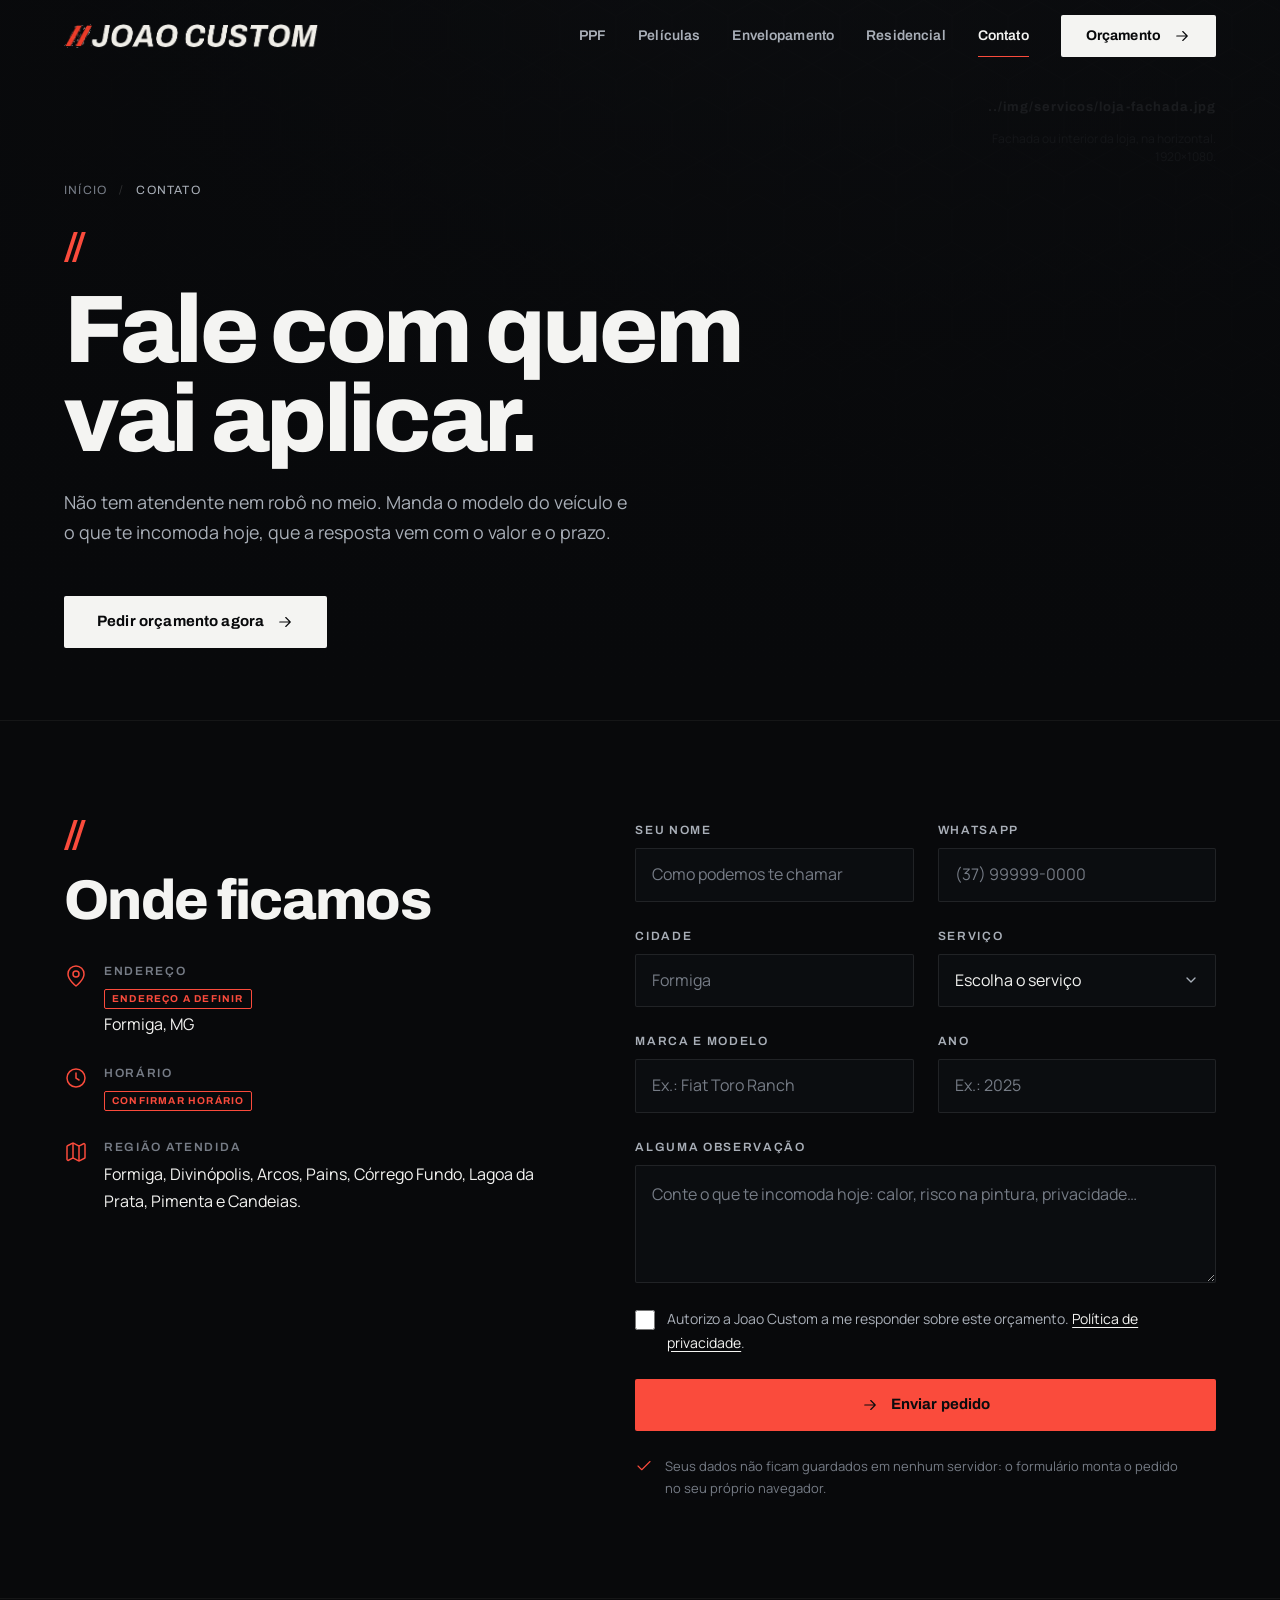
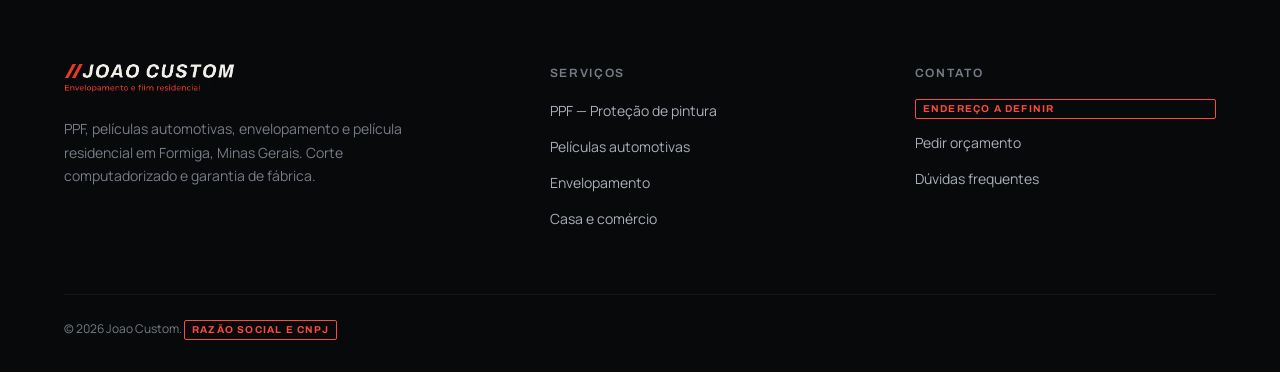
<file: contato/index.html>
<!DOCTYPE html>
<html lang="pt-BR">
<head>
<meta charset="utf-8">
<meta name="viewport" content="width=device-width, initial-scale=1, viewport-fit=cover">
<title>Contato e Orçamento — Joao Custom | Formiga MG</title>
<meta name="description" content="Fale com a Joao Custom em Formiga MG. Peça orçamento de PPF, película automotiva, envelopamento e película residencial pelo formulário.">
<meta name="theme-color" content="#08090b">
<link rel="canonical" href="https://www.joaocustom.com.br/contato/">
<meta property="og:type" content="website">
<meta property="og:site_name" content="Joao Custom">
<meta property="og:locale" content="pt_BR">
<meta property="og:title" content="Contato e Orçamento — Joao Custom | Formiga MG">
<meta property="og:description" content="Fale com a Joao Custom em Formiga MG. Peça orçamento de PPF, película automotiva, envelopamento e película residencial pelo formulário.">
<meta property="og:url" content="https://www.joaocustom.com.br/contato/">
<meta property="og:image" content="https://www.joaocustom.com.br/img/logo/og-joao-custom.jpg">
<meta property="og:image:width" content="1200">
<meta property="og:image:height" content="630">
<meta name="twitter:card" content="summary_large_image">
<link rel="icon" href="../favicon.ico" sizes="any">
<link rel="icon" href="../img/logo/icon-512.png" type="image/png" sizes="512x512">
<link rel="apple-touch-icon" href="../img/logo/icon-180.png">
<link rel="preconnect" href="https://fonts.googleapis.com">
<link rel="preconnect" href="https://fonts.gstatic.com" crossorigin>
<link rel="stylesheet" href="https://fonts.googleapis.com/css2?family=Archivo:ital,wght@0,400..900;1,700..900&family=Manrope:wght@400..700&display=swap">
<link rel="stylesheet" href="../css/main.css">
<script>document.documentElement.className += ' js';</script>
</head>

<body data-page="Contato">
<!--
  THESIS: O padrão da categoria executado no acabamento de montadora premium. Recusa o
    glow neon e a foto de carro molhado sob LED que todo aplicador de PPF publica.
  OWN-WORLD: Ground #08090B, texto giz #F4F4F2, aço para secundário. Vermelho #FA4B3C
    amostrado do PNG da logo, usado como marcador — fio de cabelo, //, estado ativo.
    Ação primária branca sobre preto. Archivo 800 travado em -0.03em, Manrope no corpo.
    Fio de cabelo e tabela no lugar de card; nenhuma sombra colorida.
  STORY: O visitante entende o serviço em linguagem de dono de carro, vê o que está
    incluído e a garantia com prazo, e pede orçamento pelo formulário com o serviço já
    identificado na mensagem.
  FIRST VIEWPORT: Mídia do serviço ao fundo com gradiente duplo, trilha de navegação,
    // vermelho, h1 de duas linhas, parágrafo de tradução técnica e ação branca.
  FORM: Canon da categoria — saída permanente escolhida pelo usuário sobre o sorteio de
    índice 5 (Molde de Corte). Régua de acabamento: Porsche / Polestar / BMW M. Seed b07b2364.
  FINISH: unreviewed and undocumented is unfinished; this build ends with the finish review, the verdict, and DESIGN.md
-->

<svg width="0" height="0" style="position:absolute" aria-hidden="true" focusable="false"><defs>
<symbol id="i-shield" viewBox="0 0 24 24"><path d="M20 13c0 5-3.5 7.5-7.66 8.95a1 1 0 0 1-.67-.01C7.5 20.5 4 18 4 13V6a1 1 0 0 1 1-1c2 0 4.5-1.2 6.24-2.72a1.17 1.17 0 0 1 1.52 0C14.51 3.81 17 5 19 5a1 1 0 0 1 1 1z"/></symbol>
<symbol id="i-shield-check" viewBox="0 0 24 24"><path d="M20 13c0 5-3.5 7.5-7.66 8.95a1 1 0 0 1-.67-.01C7.5 20.5 4 18 4 13V6a1 1 0 0 1 1-1c2 0 4.5-1.2 6.24-2.72a1.17 1.17 0 0 1 1.52 0C14.51 3.81 17 5 19 5a1 1 0 0 1 1 1z"/><path d="m9 12 2 2 4-4"/></symbol>
<symbol id="i-sun" viewBox="0 0 24 24"><circle cx="12" cy="12" r="4"/><path d="M12 2v2M12 20v2M4.93 4.93l1.41 1.41M17.66 17.66l1.41 1.41M2 12h2M20 12h2M6.34 17.66l-1.41 1.41M19.07 4.93l-1.41 1.41"/></symbol>
<symbol id="i-layers" viewBox="0 0 24 24"><path d="M12.83 2.18a2 2 0 0 0-1.66 0L2.6 6.08a1 1 0 0 0 0 1.83l8.58 3.91a2 2 0 0 0 1.66 0l8.58-3.9a1 1 0 0 0 0-1.83Z"/><path d="m6.08 10.5-3.5 1.6a1 1 0 0 0 0 1.81l8.6 3.91a2 2 0 0 0 1.65 0l8.58-3.9a1 1 0 0 0 0-1.83l-3.5-1.59"/></symbol>
<symbol id="i-window" viewBox="0 0 24 24"><rect x="3" y="3" width="18" height="18" rx="1"/><path d="M3 9.5h18M12 3v18"/></symbol>
<symbol id="i-scan" viewBox="0 0 24 24"><path d="M3 7V5a2 2 0 0 1 2-2h2M17 3h2a2 2 0 0 1 2 2v2M21 17v2a2 2 0 0 1-2 2h-2M7 21H5a2 2 0 0 1-2-2v-2"/><path d="M6.5 12h11"/></symbol>
<symbol id="i-award" viewBox="0 0 24 24"><circle cx="12" cy="8.5" r="5.5"/><path d="M8.2 13.1 7 22l5-2.8 5 2.8-1.2-8.9"/></symbol>
<symbol id="i-package" viewBox="0 0 24 24"><path d="M21 8a2 2 0 0 0-1-1.73l-7-4a2 2 0 0 0-2 0l-7 4A2 2 0 0 0 3 8v8a2 2 0 0 0 1 1.73l7 4a2 2 0 0 0 2 0l7-4A2 2 0 0 0 21 16Z"/><path d="m3.3 7 8.7 5 8.7-5M12 22V12M7.5 4.3l9 5.15"/></symbol>
<symbol id="i-bike" viewBox="0 0 24 24"><circle cx="18.5" cy="17.5" r="3.5"/><circle cx="5.5" cy="17.5" r="3.5"/><circle cx="15" cy="5" r="1"/><path d="M12 17.5V14l-3-3 4-3 2 3h2"/></symbol>
<symbol id="i-hex" viewBox="0 0 24 24"><path d="M12 2.5 20.5 7v10L12 21.5 3.5 17V7z"/><path d="M12 8.2 15.8 10.4v4.3L12 16.9l-3.8-2.2v-4.3z"/></symbol>
<symbol id="i-arrow" viewBox="0 0 24 24"><path d="M5 12h14M13 6l6 6-6 6"/></symbol>
<symbol id="i-chevron" viewBox="0 0 24 24"><path d="m6 9 6 6 6-6"/></symbol>
<symbol id="i-pin" viewBox="0 0 24 24"><path d="M20 10c0 6-8 12-8 12s-8-6-8-12a8 8 0 0 1 16 0Z"/><circle cx="12" cy="10" r="3"/></symbol>
<symbol id="i-clock" viewBox="0 0 24 24"><circle cx="12" cy="12" r="9"/><path d="M12 7v5.2l3 1.8"/></symbol>
<symbol id="i-check" viewBox="0 0 24 24"><path d="M20 6 9 17l-5-5"/></symbol>
<symbol id="i-alert" viewBox="0 0 24 24"><circle cx="12" cy="12" r="9"/><path d="M12 7.5v5M12 16.2h.01"/></symbol>
<symbol id="i-menu" viewBox="0 0 24 24"><path d="M3 6.5h18M3 12h18M3 17.5h18"/></symbol>
<symbol id="i-close" viewBox="0 0 24 24"><path d="m6 6 12 12M18 6 6 18"/></symbol>
<symbol id="i-map" viewBox="0 0 24 24"><path d="M14.1 5.55a2 2 0 0 0 1.79 0l3.66-1.83A1 1 0 0 1 21 4.62v12.76a1 1 0 0 1-.55.9l-4.56 2.27a2 2 0 0 1-1.78 0l-4.22-2.1a2 2 0 0 0-1.78 0l-3.66 1.83A1 1 0 0 1 3 19.38V6.62a1 1 0 0 1 .55-.9l4.56-2.27a2 2 0 0 1 1.78 0z"/><path d="M15 5.76v15M9 3.24v15"/></symbol>
<symbol id="i-refresh" viewBox="0 0 24 24"><path d="M21 12a9 9 0 1 1-6.22-8.56"/><path d="M21 3.5v6h-6"/></symbol>
</defs></svg>

<a class="skip-link" href="#main">Pular para o conteúdo</a>

<header class="nav">
  <div class="nav__inner">
    <a class="nav__logo" href="../" aria-label="Joao Custom, página inicial">
      <img src="../img/logo/joao-wordmark.png" alt="Joao Custom" width="531" height="50">
    </a>
    <nav class="nav__links" aria-label="Serviços">
      <a class="nav__link" href="../ppf/">PPF</a>
      <a class="nav__link" href="../peliculas-automotivas/">Películas</a>
      <a class="nav__link" href="../envelopamento/">Envelopamento</a>
      <a class="nav__link" href="../peliculas-residenciais/">Residencial</a>
      <a class="nav__link" href="../contato/" aria-current="page">Contato</a>
    </nav>
    <div class="nav__cta">
      <a class="btn btn--primary" data-quote="um serviço">Orçamento<svg class="icon icon--sm icon--arrow" aria-hidden="true"><use href="#i-arrow"/></svg></a>
    </div>
    <button class="nav__toggle" type="button" aria-expanded="false" aria-controls="menu" aria-label="Abrir menu">
      <svg class="icon" aria-hidden="true"><use href="#i-menu"/></svg>
    </button>
  </div>
</header>

<div class="menu" id="menu" aria-hidden="true">
  <a class="menu__link" href="../ppf/">PPF <span>Proteção de pintura</span></a>
  <a class="menu__link" href="../peliculas-automotivas/">Películas <span>Controle solar</span></a>
  <a class="menu__link" href="../envelopamento/">Envelopamento <span>Carros e motos</span></a>
  <a class="menu__link" href="../peliculas-residenciais/">Residencial <span>Casa e comércio</span></a>
  <a class="menu__link" href="../contato/">Contato <span>Formiga · MG</span></a>
  <div class="menu__foot">
    <a class="btn btn--cta btn--block" data-quote="um serviço"><svg class="icon icon--sm icon--arrow" aria-hidden="true"><use href="#i-arrow"/></svg>Pedir orçamento</a>
  </div>
</div>

<main id="main">
  <section class="phero hero" style="min-height:auto">
    <div class="phero__media">
      <div class="slot">
        <div class="slot__meta">
          <span class="slot__name">../img/servicos/loja-fachada.jpg</span>
          <span class="slot__hint">Fachada ou interior da loja, na horizontal. 1920×1080.</span>
        </div>
      </div>
    </div>
    <div class="wrap">
      <nav class="crumbs" aria-label="Trilha de navegação">
        <a href="../">Início</a><span>/</span><span style="color:var(--steel)">Contato</span>
      </nav>
      <span class="mark" aria-hidden="true"><i></i><i></i></span>
      <h1>Fale com quem<br>vai aplicar.</h1>
      <p>Não tem atendente nem robô no meio. Manda o modelo do veículo e o que te incomoda hoje,
        que a resposta vem com o valor e o prazo.</p>
      <div class="phero__actions">
        <a class="btn btn--primary" data-quote="um serviço">
          Pedir orçamento agora
          <svg class="icon icon--sm icon--arrow" aria-hidden="true"><use href="#i-arrow"/></svg>
        </a>
      </div>
    </div>
  </section>


  <section class="section" aria-label="Formulário e dados de contato">
    <div class="wrap closer__grid">
      <div data-in>
        <span class="mark" aria-hidden="true"><i></i><i></i></span>
        <h2>Onde ficamos</h2>
        <dl class="place__facts" style="margin-top:var(--s6)">
          <div class="place__fact">
            <svg class="icon" aria-hidden="true"><use href="#i-pin"/></svg>
            <div><dt>Endereço</dt><dd><span class="todo">Endereço a definir</span><br>Formiga, MG</dd></div>
          </div>
          <div class="place__fact">
            <svg class="icon" aria-hidden="true"><use href="#i-clock"/></svg>
            <div><dt>Horário</dt><dd><span class="todo">Confirmar horário</span></dd></div>
          </div>
          <div class="place__fact">
            <svg class="icon" aria-hidden="true"><use href="#i-map"/></svg>
            <div><dt>Região atendida</dt><dd>Formiga, Divinópolis, Arcos, Pains, Córrego Fundo, Lagoa da Prata, Pimenta e Candeias.</dd></div>
          </div>
        </dl>
      </div>

      <form class="form" data-quote-form novalidate>
        <div class="form__row">
          <div class="field">
            <label for="f-nome">Seu nome</label>
            <input id="f-nome" name="nome" type="text" autocomplete="name" placeholder="Como podemos te chamar">
            <span class="field__error"><svg class="icon icon--sm" aria-hidden="true"><use href="#i-alert"/></svg><span></span></span>
          </div>
          <div class="field">
            <label for="f-zap">WhatsApp</label>
            <input id="f-zap" name="whatsapp" type="tel" inputmode="tel" autocomplete="tel" placeholder="(37) 99999-0000">
            <span class="field__error"><svg class="icon icon--sm" aria-hidden="true"><use href="#i-alert"/></svg><span></span></span>
          </div>
        </div>
        <div class="form__row">
          <div class="field">
            <label for="f-cidade">Cidade</label>
            <input id="f-cidade" name="cidade" type="text" autocomplete="address-level2" placeholder="Formiga">
          </div>
          <div class="field">
            <label for="f-servico">Serviço</label>
            <select id="f-servico" name="servico">
              <option value="">Escolha o serviço</option>
              <option>PPF — veículo completo</option>
              <option>PPF — áreas críticas</option>
              <option>Película automotiva</option>
              <option>Envelopamento</option>
              <option>Película residencial ou comercial</option>
              <option>Ainda não sei, quero orientação</option>
            </select>
            <span class="field__error"><svg class="icon icon--sm" aria-hidden="true"><use href="#i-alert"/></svg><span></span></span>
          </div>
        </div>
        <div class="form__row">
          <div class="field">
            <label for="f-veiculo">Marca e modelo</label>
            <input id="f-veiculo" name="veiculo" type="text" placeholder="Ex.: Fiat Toro Ranch">
          </div>
          <div class="field">
            <label for="f-ano">Ano</label>
            <input id="f-ano" name="ano" type="text" inputmode="numeric" placeholder="Ex.: 2025">
          </div>
        </div>
        <div class="field">
          <label for="f-msg">Alguma observação</label>
          <textarea id="f-msg" name="mensagem" placeholder="Conte o que te incomoda hoje: calor, risco na pintura, privacidade…"></textarea>
        </div>
        <div class="check">
          <input id="f-consent" name="consent" type="checkbox">
          <label for="f-consent">Autorizo a Joao Custom a me responder sobre este orçamento.
            <a href="../politica-de-privacidade.html">Política de privacidade</a>.</label>
          <span class="field__error" style="grid-column:1/-1"><svg class="icon icon--sm" aria-hidden="true"><use href="#i-alert"/></svg><span></span></span>
        </div>
        <button class="btn btn--cta btn--block" type="submit">
          <svg class="icon icon--sm icon--arrow" aria-hidden="true"><use href="#i-arrow"/></svg>
          <span>Enviar pedido</span>
        </button>
        <p class="form__note">
          <svg class="icon icon--sm" aria-hidden="true"><use href="#i-check"/></svg>
          Seus dados não ficam guardados em nenhum servidor: o formulário monta o pedido
          no seu próprio navegador.
        </p>
      </form>
    </div>
  </section>

</main>

<footer class="foot">
  <div class="wrap">
    <div class="foot__grid">
      <div>
        <div class="foot__logo">
          <img src="../img/logo/joao-lockup.png" alt="Joao Custom — Envelopamento e film residencial" width="587" height="103" loading="lazy">
        </div>
        <p>PPF, películas automotivas, envelopamento e película residencial em Formiga, Minas Gerais.
          Corte computadorizado e garantia de fábrica.</p>
      </div>
      <div>
        <h5>Serviços</h5>
        <div class="foot__list">
          <a href="../ppf/">PPF — Proteção de pintura</a>
          <a href="../peliculas-automotivas/">Películas automotivas</a>
          <a href="../envelopamento/">Envelopamento</a>
          <a href="../peliculas-residenciais/">Casa e comércio</a>
        </div>
      </div>
      <div>
        <h5>Contato</h5>
        <div class="foot__list">
          <span class="todo">Endereço a definir</span>
          <a href="../contato/">Pedir orçamento</a>
          <a href="../#duvidas">Dúvidas frequentes</a>
        </div>
      </div>
    </div>
    <div class="foot__bottom">
      <span>© <span data-year>2026</span> Joao Custom. <span class="todo">Razão social e CNPJ</span></span>
    </div>
  </div>
</footer>

<a class="cta-float" data-quote="um serviço" aria-label="Pedir orçamento">
  <svg class="icon icon--sm icon--arrow" aria-hidden="true"><use href="#i-arrow"/></svg>
  <span>Orçamento</span>
</a>

<script src="../js/main.js" defer></script>
</body>
</html>
</file>
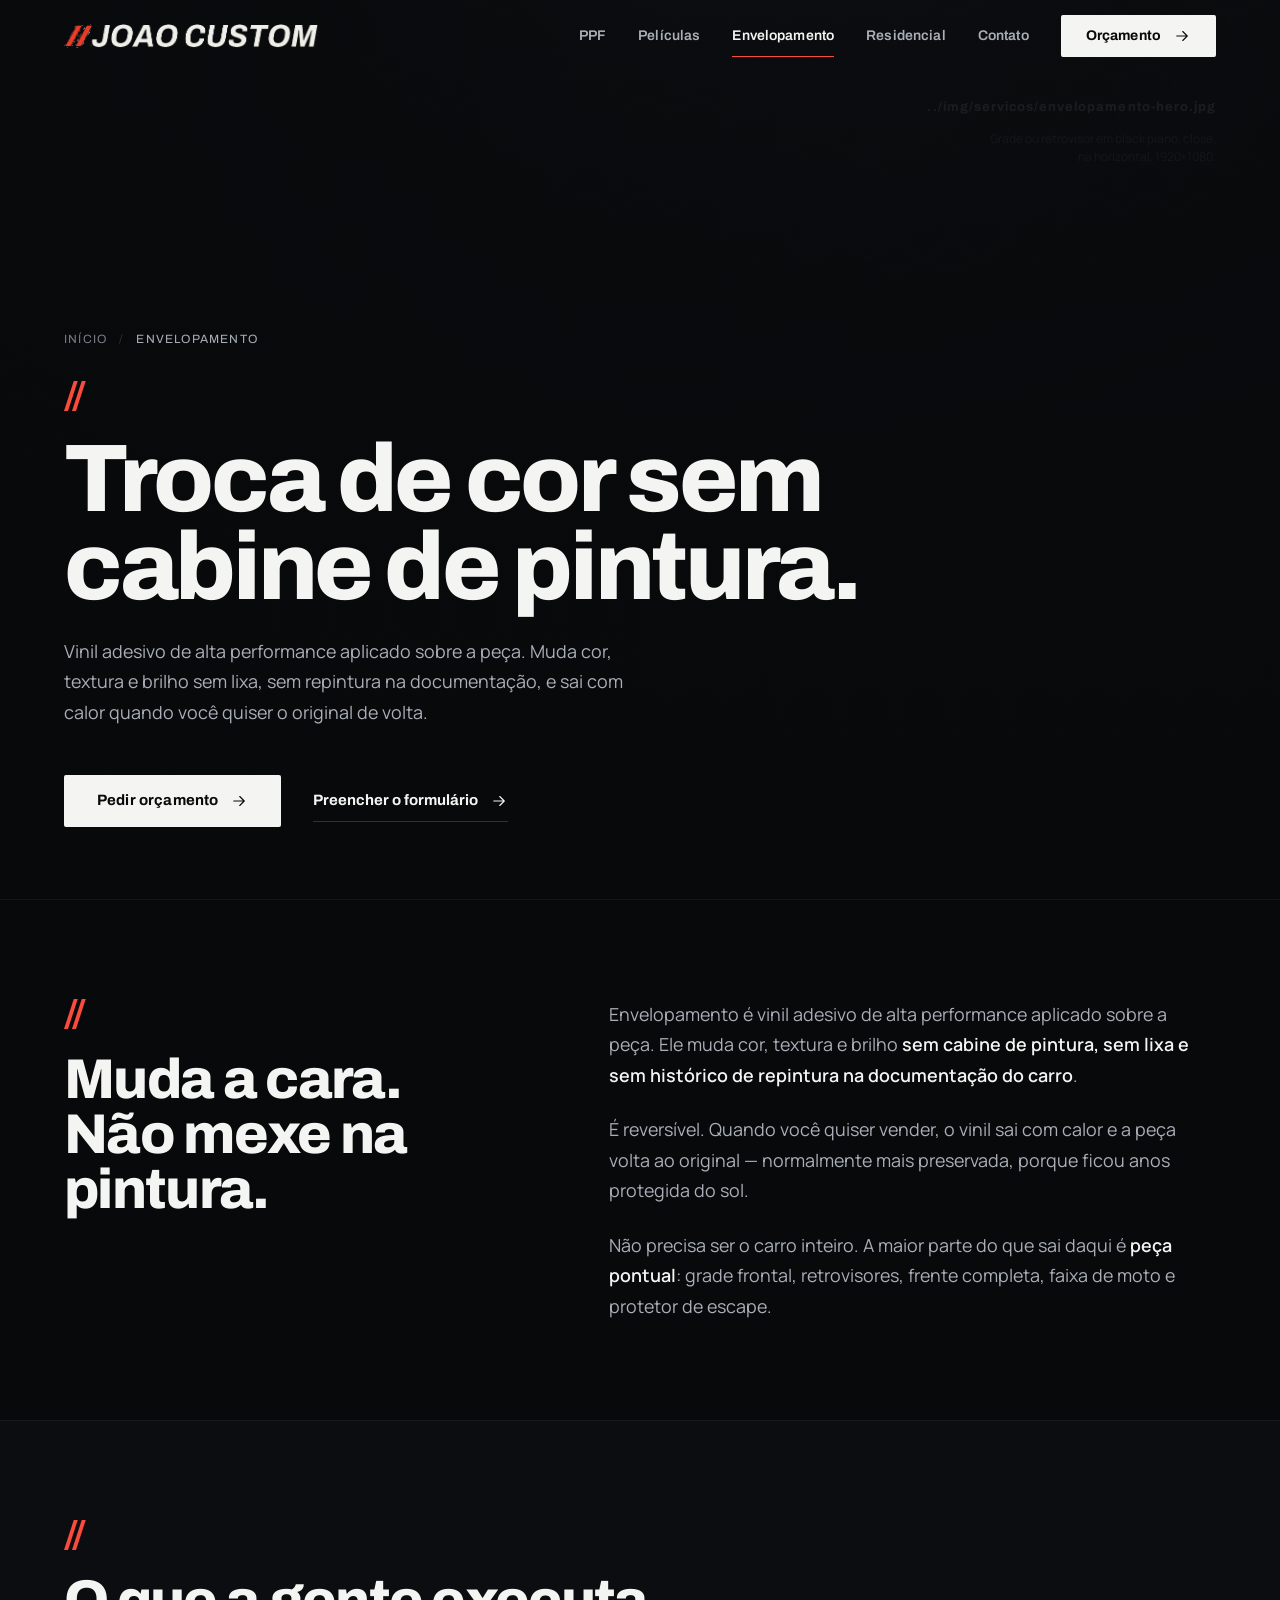
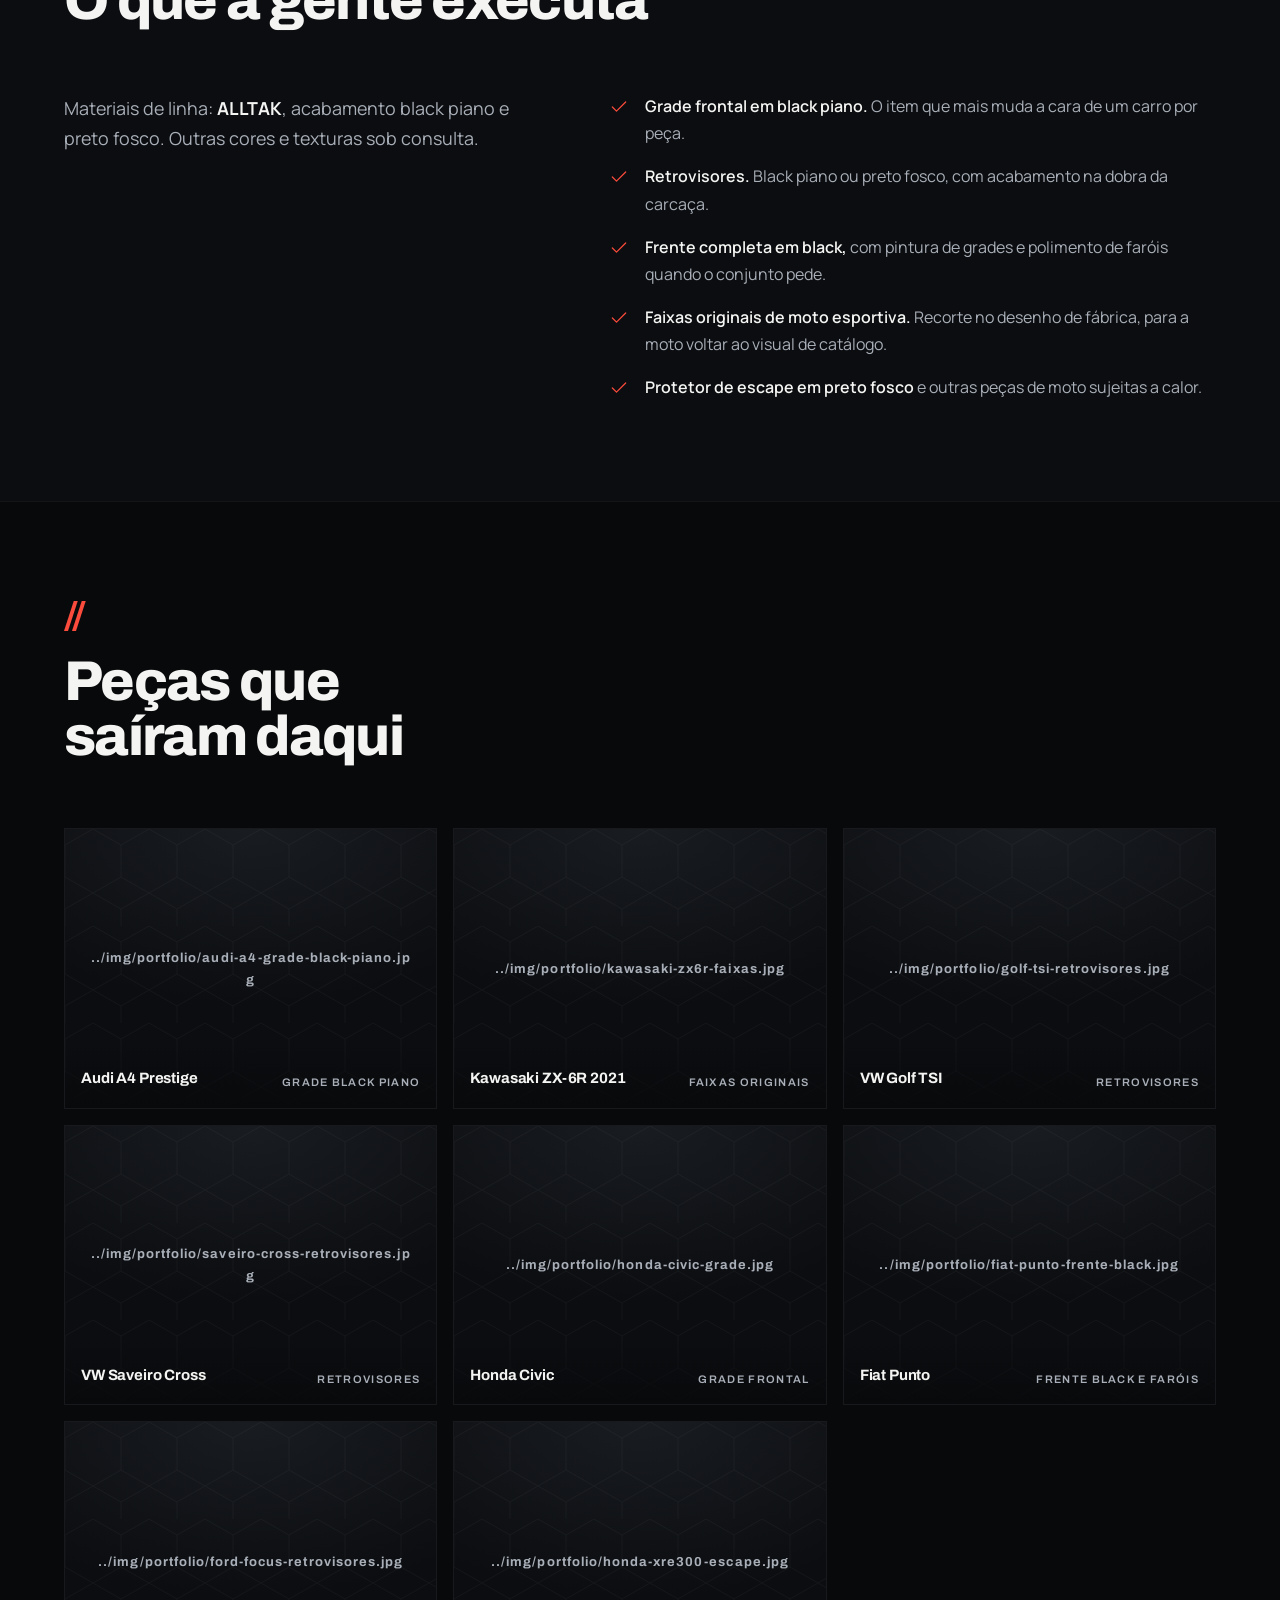
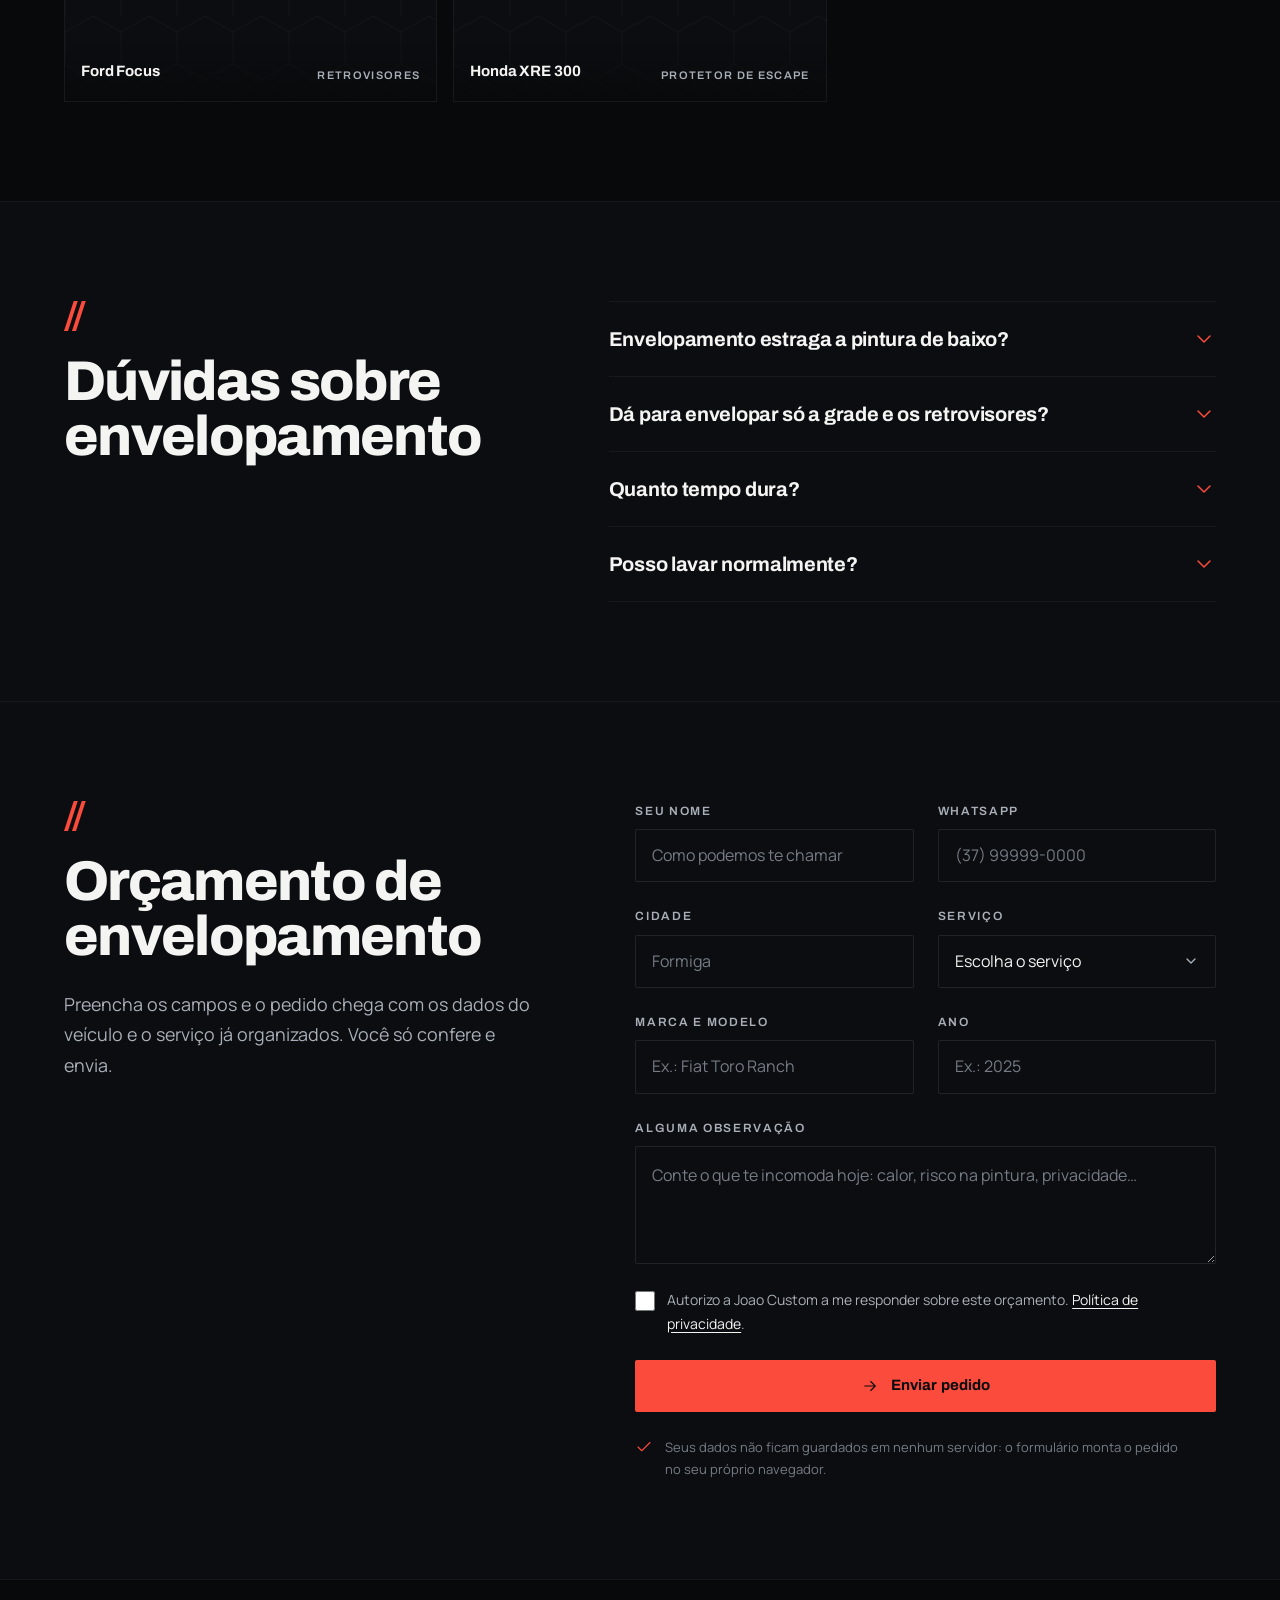
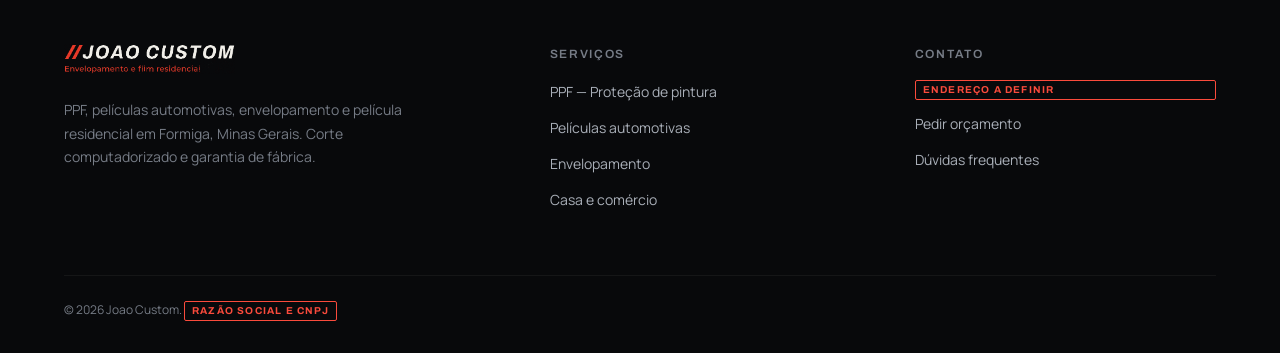
<file: envelopamento/index.html>
<!DOCTYPE html>
<html lang="pt-BR">
<head>
<meta charset="utf-8">
<meta name="viewport" content="width=device-width, initial-scale=1, viewport-fit=cover">
<title>Envelopamento Automotivo em Formiga MG — Carros e Motos | Joao Custom</title>
<meta name="description" content="Envelopamento automotivo em Formiga MG. Grade em black piano, retrovisores, frente completa e faixas de moto com vinil ALLTAK. Reversível, sem cabine de pintura.">
<meta name="theme-color" content="#08090b">
<link rel="canonical" href="https://www.joaocustom.com.br/envelopamento/">
<meta property="og:type" content="website">
<meta property="og:site_name" content="Joao Custom">
<meta property="og:locale" content="pt_BR">
<meta property="og:title" content="Envelopamento Automotivo em Formiga MG — Carros e Motos | Joao Custom">
<meta property="og:description" content="Envelopamento automotivo em Formiga MG. Grade em black piano, retrovisores, frente completa e faixas de moto com vinil ALLTAK. Reversível, sem cabine de pintura.">
<meta property="og:url" content="https://www.joaocustom.com.br/envelopamento/">
<meta property="og:image" content="https://www.joaocustom.com.br/img/logo/og-joao-custom.jpg">
<meta property="og:image:width" content="1200">
<meta property="og:image:height" content="630">
<meta name="twitter:card" content="summary_large_image">
<link rel="icon" href="../favicon.ico" sizes="any">
<link rel="icon" href="../img/logo/icon-512.png" type="image/png" sizes="512x512">
<link rel="apple-touch-icon" href="../img/logo/icon-180.png">
<link rel="preconnect" href="https://fonts.googleapis.com">
<link rel="preconnect" href="https://fonts.gstatic.com" crossorigin>
<link rel="stylesheet" href="https://fonts.googleapis.com/css2?family=Archivo:ital,wght@0,400..900;1,700..900&family=Manrope:wght@400..700&display=swap">
<link rel="stylesheet" href="../css/main.css">
<script>document.documentElement.className += ' js';</script>
<script type="application/ld+json">
{
  "@context": "https://schema.org",
  "@type": "Service",
  "name": "Envelopamento automotivo",
  "description": "Envelopamento automotivo em vinil ALLTAK para carros e motos: grades, retrovisores, frente completa e faixas, em Formiga MG.",
  "serviceType": "Envelopamento automotivo",
  "url": "https://www.joaocustom.com.br/envelopamento/",
  "provider": {
    "@type": "AutoRepair",
    "@id": "https://www.joaocustom.com.br/#business",
    "name": "Joao Custom",
    "address": {
      "@type": "PostalAddress",
      "addressLocality": "Formiga",
      "addressRegion": "MG",
      "addressCountry": "BR"
    }
  },
  "areaServed": {
    "@type": "City",
    "name": "Formiga"
  }
}
</script>
<script type="application/ld+json">
{
  "@context": "https://schema.org",
  "@type": "FAQPage",
  "mainEntity": [
    {
      "@type": "Question",
      "name": "Envelopamento estraga a pintura de baixo?",
      "acceptedAnswer": {
        "@type": "Answer",
        "text": "Não, quando o material é bom e a pintura está sã. O vinil é removido com calor e a pintura original aparece — em muitos casos mais preservada que o resto do carro, porque ficou anos sem pegar sol. Pintura já descascando ou repintada mal feita é outra conversa: nesse caso a gente avisa antes."
      }
    },
    {
      "@type": "Question",
      "name": "Dá para envelopar só a grade e os retrovisores?",
      "acceptedAnswer": {
        "@type": "Answer",
        "text": "Dá, e é o serviço mais pedido. Grade frontal e retrovisores em black piano mudam a cara do carro por uma fração do custo de qualquer outra intervenção, e voltam ao original quando você quiser vender."
      }
    },
    {
      "@type": "Question",
      "name": "Quanto tempo dura?",
      "acceptedAnswer": {
        "@type": "Answer",
        "text": "Depende do material, da cor e de o carro dormir na garagem ou na rua. Vinil de linha premium aguenta anos de sol. O que mata vinil é lavagem com produto agressivo e máquina de alta pressão apontada para a borda."
      }
    },
    {
      "@type": "Question",
      "name": "Posso lavar normalmente?",
      "acceptedAnswer": {
        "@type": "Answer",
        "text": "Pode. Use shampoo automotivo neutro e evite jato de alta pressão direto nas bordas e nas emendas. Cera comum pode ser usada; produto abrasivo e polidor, não."
      }
    }
  ]
}
</script>
</head>

<body data-page="Envelopamento">
<!--
  THESIS: O padrão da categoria executado no acabamento de montadora premium. Recusa o
    glow neon e a foto de carro molhado sob LED que todo aplicador de PPF publica.
  OWN-WORLD: Ground #08090B, texto giz #F4F4F2, aço para secundário. Vermelho #FA4B3C
    amostrado do PNG da logo, usado como marcador — fio de cabelo, //, estado ativo.
    Ação primária branca sobre preto. Archivo 800 travado em -0.03em, Manrope no corpo.
    Fio de cabelo e tabela no lugar de card; nenhuma sombra colorida.
  STORY: O visitante entende o serviço em linguagem de dono de carro, vê o que está
    incluído e a garantia com prazo, e pede orçamento pelo formulário com o serviço já
    identificado na mensagem.
  FIRST VIEWPORT: Mídia do serviço ao fundo com gradiente duplo, trilha de navegação,
    // vermelho, h1 de duas linhas, parágrafo de tradução técnica e ação branca.
  FORM: Canon da categoria — saída permanente escolhida pelo usuário sobre o sorteio de
    índice 5 (Molde de Corte). Régua de acabamento: Porsche / Polestar / BMW M. Seed b07b2364.
  FINISH: unreviewed and undocumented is unfinished; this build ends with the finish review, the verdict, and DESIGN.md
-->

<svg width="0" height="0" style="position:absolute" aria-hidden="true" focusable="false"><defs>
<symbol id="i-shield" viewBox="0 0 24 24"><path d="M20 13c0 5-3.5 7.5-7.66 8.95a1 1 0 0 1-.67-.01C7.5 20.5 4 18 4 13V6a1 1 0 0 1 1-1c2 0 4.5-1.2 6.24-2.72a1.17 1.17 0 0 1 1.52 0C14.51 3.81 17 5 19 5a1 1 0 0 1 1 1z"/></symbol>
<symbol id="i-shield-check" viewBox="0 0 24 24"><path d="M20 13c0 5-3.5 7.5-7.66 8.95a1 1 0 0 1-.67-.01C7.5 20.5 4 18 4 13V6a1 1 0 0 1 1-1c2 0 4.5-1.2 6.24-2.72a1.17 1.17 0 0 1 1.52 0C14.51 3.81 17 5 19 5a1 1 0 0 1 1 1z"/><path d="m9 12 2 2 4-4"/></symbol>
<symbol id="i-sun" viewBox="0 0 24 24"><circle cx="12" cy="12" r="4"/><path d="M12 2v2M12 20v2M4.93 4.93l1.41 1.41M17.66 17.66l1.41 1.41M2 12h2M20 12h2M6.34 17.66l-1.41 1.41M19.07 4.93l-1.41 1.41"/></symbol>
<symbol id="i-layers" viewBox="0 0 24 24"><path d="M12.83 2.18a2 2 0 0 0-1.66 0L2.6 6.08a1 1 0 0 0 0 1.83l8.58 3.91a2 2 0 0 0 1.66 0l8.58-3.9a1 1 0 0 0 0-1.83Z"/><path d="m6.08 10.5-3.5 1.6a1 1 0 0 0 0 1.81l8.6 3.91a2 2 0 0 0 1.65 0l8.58-3.9a1 1 0 0 0 0-1.83l-3.5-1.59"/></symbol>
<symbol id="i-window" viewBox="0 0 24 24"><rect x="3" y="3" width="18" height="18" rx="1"/><path d="M3 9.5h18M12 3v18"/></symbol>
<symbol id="i-scan" viewBox="0 0 24 24"><path d="M3 7V5a2 2 0 0 1 2-2h2M17 3h2a2 2 0 0 1 2 2v2M21 17v2a2 2 0 0 1-2 2h-2M7 21H5a2 2 0 0 1-2-2v-2"/><path d="M6.5 12h11"/></symbol>
<symbol id="i-award" viewBox="0 0 24 24"><circle cx="12" cy="8.5" r="5.5"/><path d="M8.2 13.1 7 22l5-2.8 5 2.8-1.2-8.9"/></symbol>
<symbol id="i-package" viewBox="0 0 24 24"><path d="M21 8a2 2 0 0 0-1-1.73l-7-4a2 2 0 0 0-2 0l-7 4A2 2 0 0 0 3 8v8a2 2 0 0 0 1 1.73l7 4a2 2 0 0 0 2 0l7-4A2 2 0 0 0 21 16Z"/><path d="m3.3 7 8.7 5 8.7-5M12 22V12M7.5 4.3l9 5.15"/></symbol>
<symbol id="i-bike" viewBox="0 0 24 24"><circle cx="18.5" cy="17.5" r="3.5"/><circle cx="5.5" cy="17.5" r="3.5"/><circle cx="15" cy="5" r="1"/><path d="M12 17.5V14l-3-3 4-3 2 3h2"/></symbol>
<symbol id="i-hex" viewBox="0 0 24 24"><path d="M12 2.5 20.5 7v10L12 21.5 3.5 17V7z"/><path d="M12 8.2 15.8 10.4v4.3L12 16.9l-3.8-2.2v-4.3z"/></symbol>
<symbol id="i-arrow" viewBox="0 0 24 24"><path d="M5 12h14M13 6l6 6-6 6"/></symbol>
<symbol id="i-chevron" viewBox="0 0 24 24"><path d="m6 9 6 6 6-6"/></symbol>
<symbol id="i-pin" viewBox="0 0 24 24"><path d="M20 10c0 6-8 12-8 12s-8-6-8-12a8 8 0 0 1 16 0Z"/><circle cx="12" cy="10" r="3"/></symbol>
<symbol id="i-clock" viewBox="0 0 24 24"><circle cx="12" cy="12" r="9"/><path d="M12 7v5.2l3 1.8"/></symbol>
<symbol id="i-check" viewBox="0 0 24 24"><path d="M20 6 9 17l-5-5"/></symbol>
<symbol id="i-alert" viewBox="0 0 24 24"><circle cx="12" cy="12" r="9"/><path d="M12 7.5v5M12 16.2h.01"/></symbol>
<symbol id="i-menu" viewBox="0 0 24 24"><path d="M3 6.5h18M3 12h18M3 17.5h18"/></symbol>
<symbol id="i-close" viewBox="0 0 24 24"><path d="m6 6 12 12M18 6 6 18"/></symbol>
<symbol id="i-map" viewBox="0 0 24 24"><path d="M14.1 5.55a2 2 0 0 0 1.79 0l3.66-1.83A1 1 0 0 1 21 4.62v12.76a1 1 0 0 1-.55.9l-4.56 2.27a2 2 0 0 1-1.78 0l-4.22-2.1a2 2 0 0 0-1.78 0l-3.66 1.83A1 1 0 0 1 3 19.38V6.62a1 1 0 0 1 .55-.9l4.56-2.27a2 2 0 0 1 1.78 0z"/><path d="M15 5.76v15M9 3.24v15"/></symbol>
<symbol id="i-refresh" viewBox="0 0 24 24"><path d="M21 12a9 9 0 1 1-6.22-8.56"/><path d="M21 3.5v6h-6"/></symbol>
</defs></svg>

<a class="skip-link" href="#main">Pular para o conteúdo</a>

<header class="nav">
  <div class="nav__inner">
    <a class="nav__logo" href="../" aria-label="Joao Custom, página inicial">
      <img src="../img/logo/joao-wordmark.png" alt="Joao Custom" width="531" height="50">
    </a>
    <nav class="nav__links" aria-label="Serviços">
      <a class="nav__link" href="../ppf/">PPF</a>
      <a class="nav__link" href="../peliculas-automotivas/">Películas</a>
      <a class="nav__link" href="../envelopamento/" aria-current="page">Envelopamento</a>
      <a class="nav__link" href="../peliculas-residenciais/">Residencial</a>
      <a class="nav__link" href="../contato/">Contato</a>
    </nav>
    <div class="nav__cta">
      <a class="btn btn--primary" data-quote="envelopamento">Orçamento<svg class="icon icon--sm icon--arrow" aria-hidden="true"><use href="#i-arrow"/></svg></a>
    </div>
    <button class="nav__toggle" type="button" aria-expanded="false" aria-controls="menu" aria-label="Abrir menu">
      <svg class="icon" aria-hidden="true"><use href="#i-menu"/></svg>
    </button>
  </div>
</header>

<div class="menu" id="menu" aria-hidden="true">
  <a class="menu__link" href="../ppf/">PPF <span>Proteção de pintura</span></a>
  <a class="menu__link" href="../peliculas-automotivas/">Películas <span>Controle solar</span></a>
  <a class="menu__link" href="../envelopamento/">Envelopamento <span>Carros e motos</span></a>
  <a class="menu__link" href="../peliculas-residenciais/">Residencial <span>Casa e comércio</span></a>
  <a class="menu__link" href="../contato/">Contato <span>Formiga · MG</span></a>
  <div class="menu__foot">
    <a class="btn btn--cta btn--block" data-quote="envelopamento"><svg class="icon icon--sm icon--arrow" aria-hidden="true"><use href="#i-arrow"/></svg>Pedir orçamento</a>
  </div>
</div>

<main id="main">

  <section class="phero hero">
    <div class="phero__media">
      <div class="slot">
        <div class="slot__meta">
          <span class="slot__name">../img/servicos/envelopamento-hero.jpg</span>
          <span class="slot__hint">Grade ou retrovisor em black piano, close, na horizontal. 1920×1080.</span>
        </div>
      </div>
    </div>
    <div class="wrap">
      <nav class="crumbs" aria-label="Trilha de navegação">
        <a href="../">Início</a><span>/</span><span style="color:var(--steel)">Envelopamento</span>
      </nav>
      <span class="mark" aria-hidden="true"><i></i><i></i></span>
      <h1>Troca de cor sem<br>cabine de pintura.</h1>
      <p>Vinil adesivo de alta performance aplicado sobre a peça. Muda cor, textura e brilho sem lixa, sem repintura na documentação, e sai com calor quando você quiser o original de volta.</p>
      <div class="phero__actions">
        <a class="btn btn--primary" data-quote="envelopamento">
          Pedir orçamento
          <svg class="icon icon--sm icon--arrow" aria-hidden="true"><use href="#i-arrow"/></svg>
        </a>
        <a class="link-arrow" href="#orcamento">
          Preencher o formulário
          <svg class="icon icon--sm" aria-hidden="true"><use href="#i-arrow"/></svg>
        </a>
      </div>
    </div>
  </section>


  <section class="section" aria-label="O que é envelopamento">
    <div class="wrap split">
      <div class="split__aside" data-in>
        <span class="mark" aria-hidden="true"><i></i><i></i></span>
        <h2>Muda a cara.<br>Não mexe na pintura.</h2>
      </div>
      <div class="prose" data-in>
        <p>Envelopamento é vinil adesivo de alta performance aplicado sobre a peça. Ele muda cor,
          textura e brilho <strong>sem cabine de pintura, sem lixa e sem histórico de repintura na
          documentação do carro</strong>.</p>
        <p>É reversível. Quando você quiser vender, o vinil sai com calor e a peça volta ao original —
          normalmente mais preservada, porque ficou anos protegida do sol.</p>
        <p>Não precisa ser o carro inteiro. A maior parte do que sai daqui é <strong>peça pontual</strong>:
          grade frontal, retrovisores, frente completa, faixa de moto e protetor de escape.</p>
      </div>
    </div>
  </section>

  <section class="section section--alt" aria-label="O que é executado">
    <div class="wrap">
      <div class="section__head" data-in>
        <span class="mark" aria-hidden="true"><i></i><i></i></span>
        <h2>O que a gente executa</h2>
      </div>
      <div class="split">
        <div class="split__aside" data-in>
          <p style="color:var(--steel);font-size:var(--fs-lead)">
            Materiais de linha: <strong style="color:var(--chalk)">ALLTAK</strong>, acabamento
            black piano e preto fosco. Outras cores e texturas sob consulta.
          </p>
        </div>
        <ul class="ticks" data-in>
          <li><svg class="icon" aria-hidden="true"><use href="#i-check"/></svg><span><b>Grade frontal em black piano.</b> O item que mais muda a cara de um carro por peça.</span></li>
          <li><svg class="icon" aria-hidden="true"><use href="#i-check"/></svg><span><b>Retrovisores.</b> Black piano ou preto fosco, com acabamento na dobra da carcaça.</span></li>
          <li><svg class="icon" aria-hidden="true"><use href="#i-check"/></svg><span><b>Frente completa em black,</b> com pintura de grades e polimento de faróis quando o conjunto pede.</span></li>
          <li><svg class="icon" aria-hidden="true"><use href="#i-check"/></svg><span><b>Faixas originais de moto esportiva.</b> Recorte no desenho de fábrica, para a moto voltar ao visual de catálogo.</span></li>
          <li><svg class="icon" aria-hidden="true"><use href="#i-check"/></svg><span><b>Protetor de escape em preto fosco</b> e outras peças de moto sujeitas a calor.</span></li>
        </ul>
      </div>
    </div>
  </section>

  <section class="section" aria-label="Trabalhos de envelopamento">
    <div class="wrap">
      <div class="section__head" data-in>
        <span class="mark" aria-hidden="true"><i></i><i></i></span>
        <h2>Peças que saíram daqui</h2>
      </div>
      <div class="grid-work">
        <figure class="work"><div class="slot"><div class="slot__meta"><span class="slot__name">../img/portfolio/audi-a4-grade-black-piano.jpg</span></div></div><span class="work__bar"></span><figcaption class="work__meta"><span class="work__name">Audi A4 Prestige</span><span class="work__type">Grade black piano</span></figcaption></figure>
        <figure class="work"><div class="slot"><div class="slot__meta"><span class="slot__name">../img/portfolio/kawasaki-zx6r-faixas.jpg</span></div></div><span class="work__bar"></span><figcaption class="work__meta"><span class="work__name">Kawasaki ZX-6R 2021</span><span class="work__type">Faixas originais</span></figcaption></figure>
        <figure class="work"><div class="slot"><div class="slot__meta"><span class="slot__name">../img/portfolio/golf-tsi-retrovisores.jpg</span></div></div><span class="work__bar"></span><figcaption class="work__meta"><span class="work__name">VW Golf TSI</span><span class="work__type">Retrovisores</span></figcaption></figure>
        <figure class="work"><div class="slot"><div class="slot__meta"><span class="slot__name">../img/portfolio/saveiro-cross-retrovisores.jpg</span></div></div><span class="work__bar"></span><figcaption class="work__meta"><span class="work__name">VW Saveiro Cross</span><span class="work__type">Retrovisores</span></figcaption></figure>
        <figure class="work"><div class="slot"><div class="slot__meta"><span class="slot__name">../img/portfolio/honda-civic-grade.jpg</span></div></div><span class="work__bar"></span><figcaption class="work__meta"><span class="work__name">Honda Civic</span><span class="work__type">Grade frontal</span></figcaption></figure>
        <figure class="work"><div class="slot"><div class="slot__meta"><span class="slot__name">../img/portfolio/fiat-punto-frente-black.jpg</span></div></div><span class="work__bar"></span><figcaption class="work__meta"><span class="work__name">Fiat Punto</span><span class="work__type">Frente black e faróis</span></figcaption></figure>
        <figure class="work"><div class="slot"><div class="slot__meta"><span class="slot__name">../img/portfolio/ford-focus-retrovisores.jpg</span></div></div><span class="work__bar"></span><figcaption class="work__meta"><span class="work__name">Ford Focus</span><span class="work__type">Retrovisores</span></figcaption></figure>
        <figure class="work"><div class="slot"><div class="slot__meta"><span class="slot__name">../img/portfolio/honda-xre300-escape.jpg</span></div></div><span class="work__bar"></span><figcaption class="work__meta"><span class="work__name">Honda XRE 300</span><span class="work__type">Protetor de escape</span></figcaption></figure>
      </div>
    </div>
  </section>

  <section class="section section--alt" aria-label="Dúvidas sobre envelopamento">
    <div class="wrap split">
      <div class="split__aside" data-in>
        <span class="mark" aria-hidden="true"><i></i><i></i></span>
        <h2>Dúvidas sobre envelopamento</h2>
      </div>
      <div class="faq">
        <div class="faq__item">
          <button class="faq__q" type="button" aria-expanded="false" id="eq1" aria-controls="ea1">
            Envelopamento estraga a pintura de baixo?
            <svg class="icon" aria-hidden="true"><use href="#i-chevron"/></svg>
          </button>
          <div class="faq__a" id="ea1" role="region" aria-labelledby="eq1"><div>
            <p>Não, quando o material é bom e a pintura está sã. O vinil é removido com calor e a pintura original aparece — em muitos casos mais preservada que o resto do carro, porque ficou anos sem pegar sol. Pintura já descascando ou repintada mal feita é outra conversa: nesse caso a gente avisa antes.</p>
          </div></div>
        </div>
        <div class="faq__item">
          <button class="faq__q" type="button" aria-expanded="false" id="eq2" aria-controls="ea2">
            Dá para envelopar só a grade e os retrovisores?
            <svg class="icon" aria-hidden="true"><use href="#i-chevron"/></svg>
          </button>
          <div class="faq__a" id="ea2" role="region" aria-labelledby="eq2"><div>
            <p>Dá, e é o serviço mais pedido. Grade frontal e retrovisores em black piano mudam a cara do carro por uma fração do custo de qualquer outra intervenção, e voltam ao original quando você quiser vender.</p>
          </div></div>
        </div>
        <div class="faq__item">
          <button class="faq__q" type="button" aria-expanded="false" id="eq3" aria-controls="ea3">
            Quanto tempo dura?
            <svg class="icon" aria-hidden="true"><use href="#i-chevron"/></svg>
          </button>
          <div class="faq__a" id="ea3" role="region" aria-labelledby="eq3"><div>
            <p>Depende do material, da cor e de o carro dormir na garagem ou na rua. Vinil de linha premium aguenta anos de sol. O que mata vinil é lavagem com produto agressivo e máquina de alta pressão apontada para a borda.</p>
          </div></div>
        </div>
        <div class="faq__item">
          <button class="faq__q" type="button" aria-expanded="false" id="eq4" aria-controls="ea4">
            Posso lavar normalmente?
            <svg class="icon" aria-hidden="true"><use href="#i-chevron"/></svg>
          </button>
          <div class="faq__a" id="ea4" role="region" aria-labelledby="eq4"><div>
            <p>Pode. Use shampoo automotivo neutro e evite jato de alta pressão direto nas bordas e nas emendas. Cera comum pode ser usada; produto abrasivo e polidor, não.</p>
          </div></div>
        </div>
      </div>
    </div>
  </section>


  <section class="section closer" id="orcamento" aria-labelledby="h-orc">
    <div class="wrap closer__grid">
      <div data-in>
        <span class="mark" aria-hidden="true"><i></i><i></i></span>
        <h2 id="h-orc">Orçamento de envelopamento</h2>
        <p style="color:var(--steel);font-size:var(--fs-lead);margin-top:var(--s5)">
          Preencha os campos e o pedido chega com os dados do veículo e o serviço já
          organizados. Você só confere e envia.
        </p>
      </div>
      <form class="form" data-quote-form novalidate>
        <div class="form__row">
          <div class="field">
            <label for="f-nome">Seu nome</label>
            <input id="f-nome" name="nome" type="text" autocomplete="name" placeholder="Como podemos te chamar">
            <span class="field__error"><svg class="icon icon--sm" aria-hidden="true"><use href="#i-alert"/></svg><span></span></span>
          </div>
          <div class="field">
            <label for="f-zap">WhatsApp</label>
            <input id="f-zap" name="whatsapp" type="tel" inputmode="tel" autocomplete="tel" placeholder="(37) 99999-0000">
            <span class="field__error"><svg class="icon icon--sm" aria-hidden="true"><use href="#i-alert"/></svg><span></span></span>
          </div>
        </div>
        <div class="form__row">
          <div class="field">
            <label for="f-cidade">Cidade</label>
            <input id="f-cidade" name="cidade" type="text" autocomplete="address-level2" placeholder="Formiga">
          </div>
          <div class="field">
            <label for="f-servico">Serviço</label>
            <select id="f-servico" name="servico">
              <option value="">Escolha o serviço</option>
              <option>PPF — veículo completo</option>
              <option>PPF — áreas críticas</option>
              <option>Película automotiva</option>
              <option>Envelopamento</option>
              <option>Película residencial ou comercial</option>
              <option>Ainda não sei, quero orientação</option>
            </select>
            <span class="field__error"><svg class="icon icon--sm" aria-hidden="true"><use href="#i-alert"/></svg><span></span></span>
          </div>
        </div>
        <div class="form__row">
          <div class="field">
            <label for="f-veiculo">Marca e modelo</label>
            <input id="f-veiculo" name="veiculo" type="text" placeholder="Ex.: Fiat Toro Ranch">
          </div>
          <div class="field">
            <label for="f-ano">Ano</label>
            <input id="f-ano" name="ano" type="text" inputmode="numeric" placeholder="Ex.: 2025">
          </div>
        </div>
        <div class="field">
          <label for="f-msg">Alguma observação</label>
          <textarea id="f-msg" name="mensagem" placeholder="Conte o que te incomoda hoje: calor, risco na pintura, privacidade…"></textarea>
        </div>
        <div class="check">
          <input id="f-consent" name="consent" type="checkbox">
          <label for="f-consent">Autorizo a Joao Custom a me responder sobre este orçamento.
            <a href="../politica-de-privacidade.html">Política de privacidade</a>.</label>
          <span class="field__error" style="grid-column:1/-1"><svg class="icon icon--sm" aria-hidden="true"><use href="#i-alert"/></svg><span></span></span>
        </div>
        <button class="btn btn--cta btn--block" type="submit">
          <svg class="icon icon--sm icon--arrow" aria-hidden="true"><use href="#i-arrow"/></svg>
          <span>Enviar pedido</span>
        </button>
        <p class="form__note">
          <svg class="icon icon--sm" aria-hidden="true"><use href="#i-check"/></svg>
          Seus dados não ficam guardados em nenhum servidor: o formulário monta o pedido
          no seu próprio navegador.
        </p>
      </form>
    </div>
  </section>

</main>

<footer class="foot">
  <div class="wrap">
    <div class="foot__grid">
      <div>
        <div class="foot__logo">
          <img src="../img/logo/joao-lockup.png" alt="Joao Custom — Envelopamento e film residencial" width="587" height="103" loading="lazy">
        </div>
        <p>PPF, películas automotivas, envelopamento e película residencial em Formiga, Minas Gerais.
          Corte computadorizado e garantia de fábrica.</p>
      </div>
      <div>
        <h5>Serviços</h5>
        <div class="foot__list">
          <a href="../ppf/">PPF — Proteção de pintura</a>
          <a href="../peliculas-automotivas/">Películas automotivas</a>
          <a href="../envelopamento/">Envelopamento</a>
          <a href="../peliculas-residenciais/">Casa e comércio</a>
        </div>
      </div>
      <div>
        <h5>Contato</h5>
        <div class="foot__list">
          <span class="todo">Endereço a definir</span>
          <a href="../contato/">Pedir orçamento</a>
          <a href="../#duvidas">Dúvidas frequentes</a>
        </div>
      </div>
    </div>
    <div class="foot__bottom">
      <span>© <span data-year>2026</span> Joao Custom. <span class="todo">Razão social e CNPJ</span></span>
    </div>
  </div>
</footer>

<a class="cta-float" data-quote="envelopamento" aria-label="Pedir orçamento">
  <svg class="icon icon--sm icon--arrow" aria-hidden="true"><use href="#i-arrow"/></svg>
  <span>Orçamento</span>
</a>

<script src="../js/main.js" defer></script>
</body>
</html>
</file>
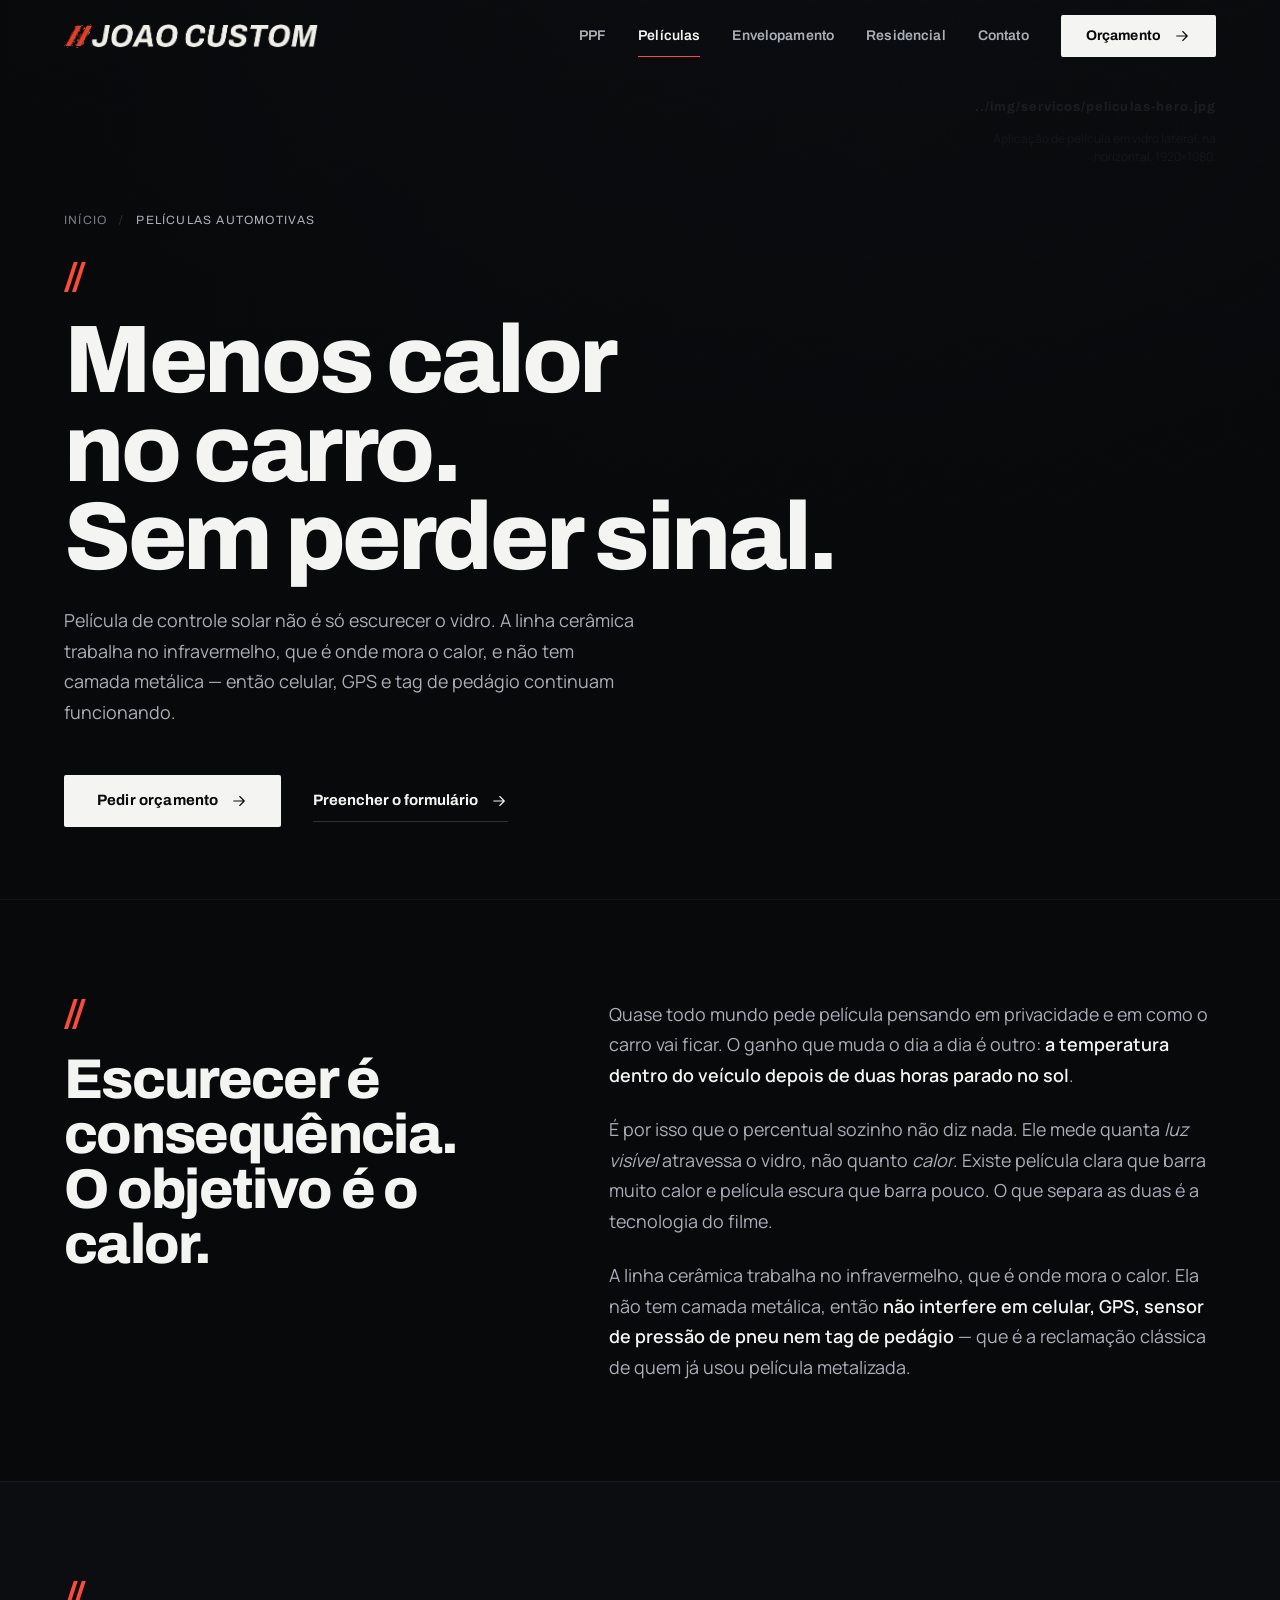
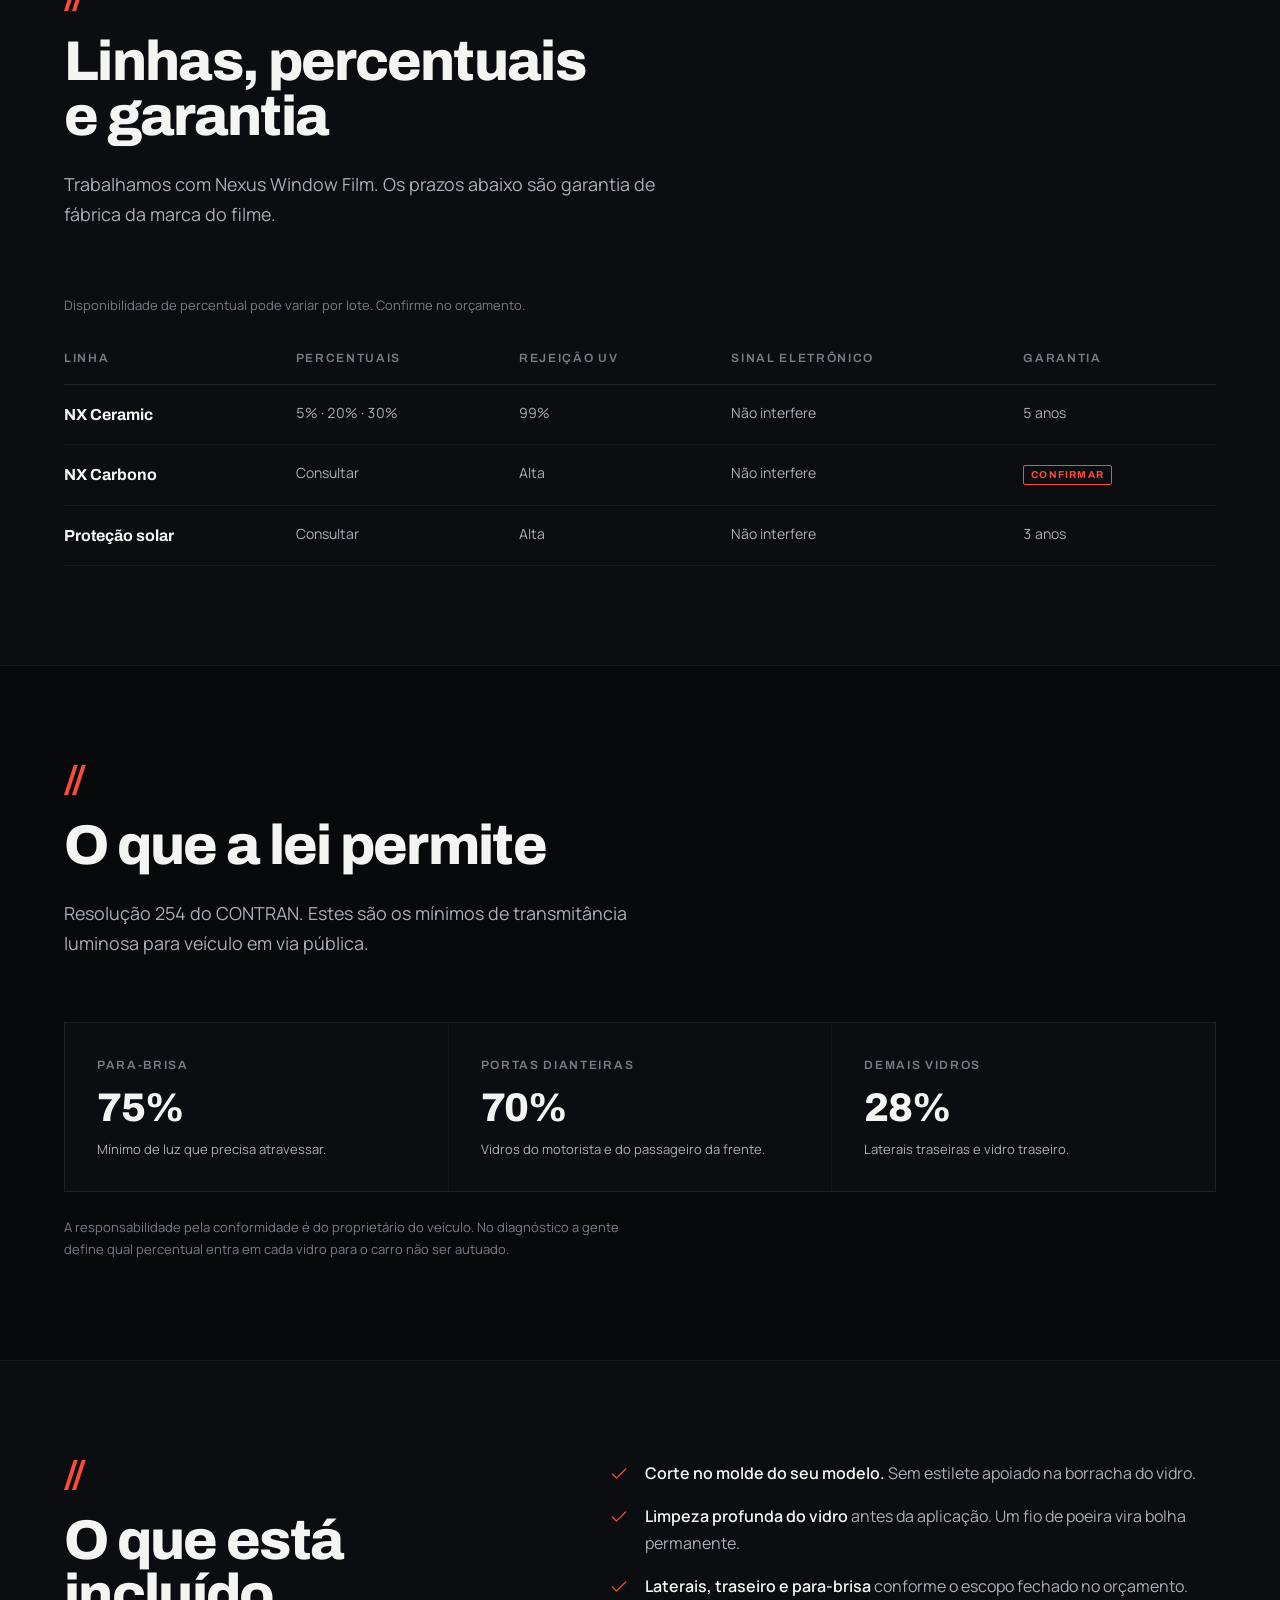
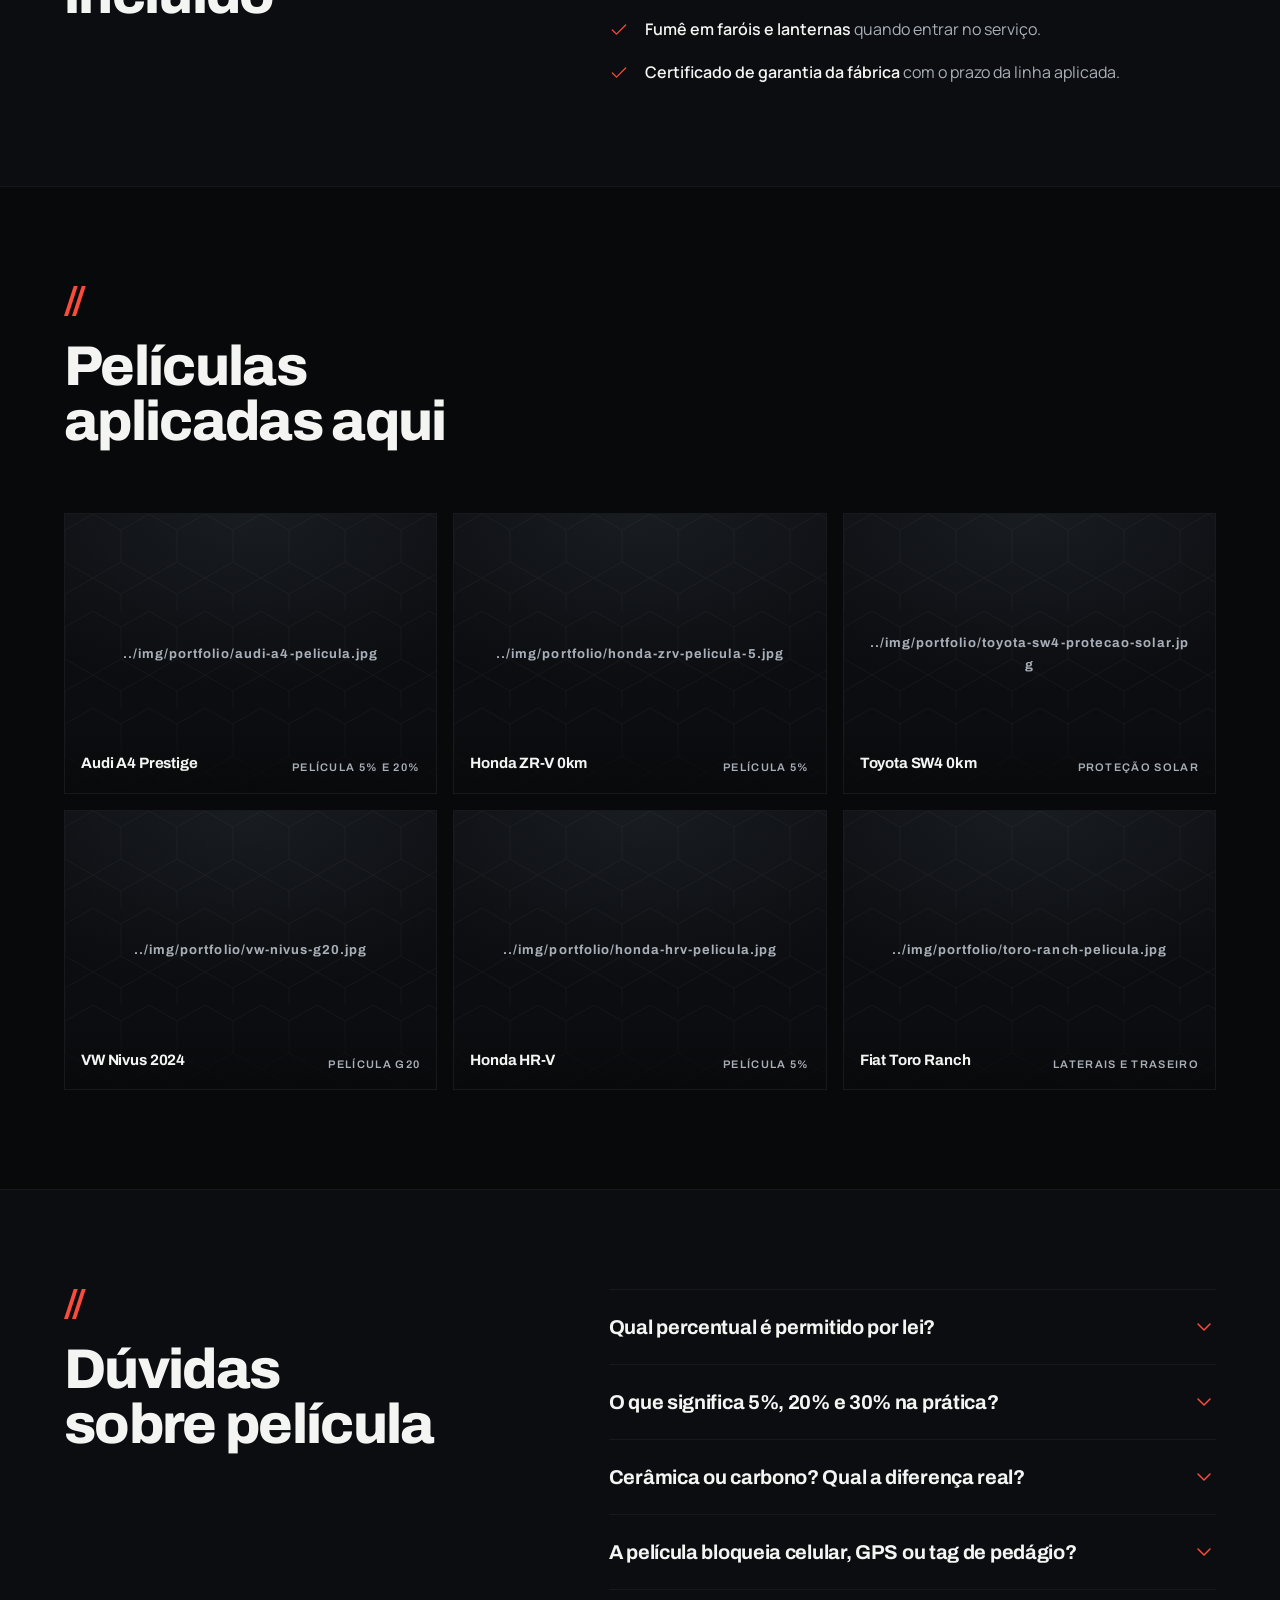
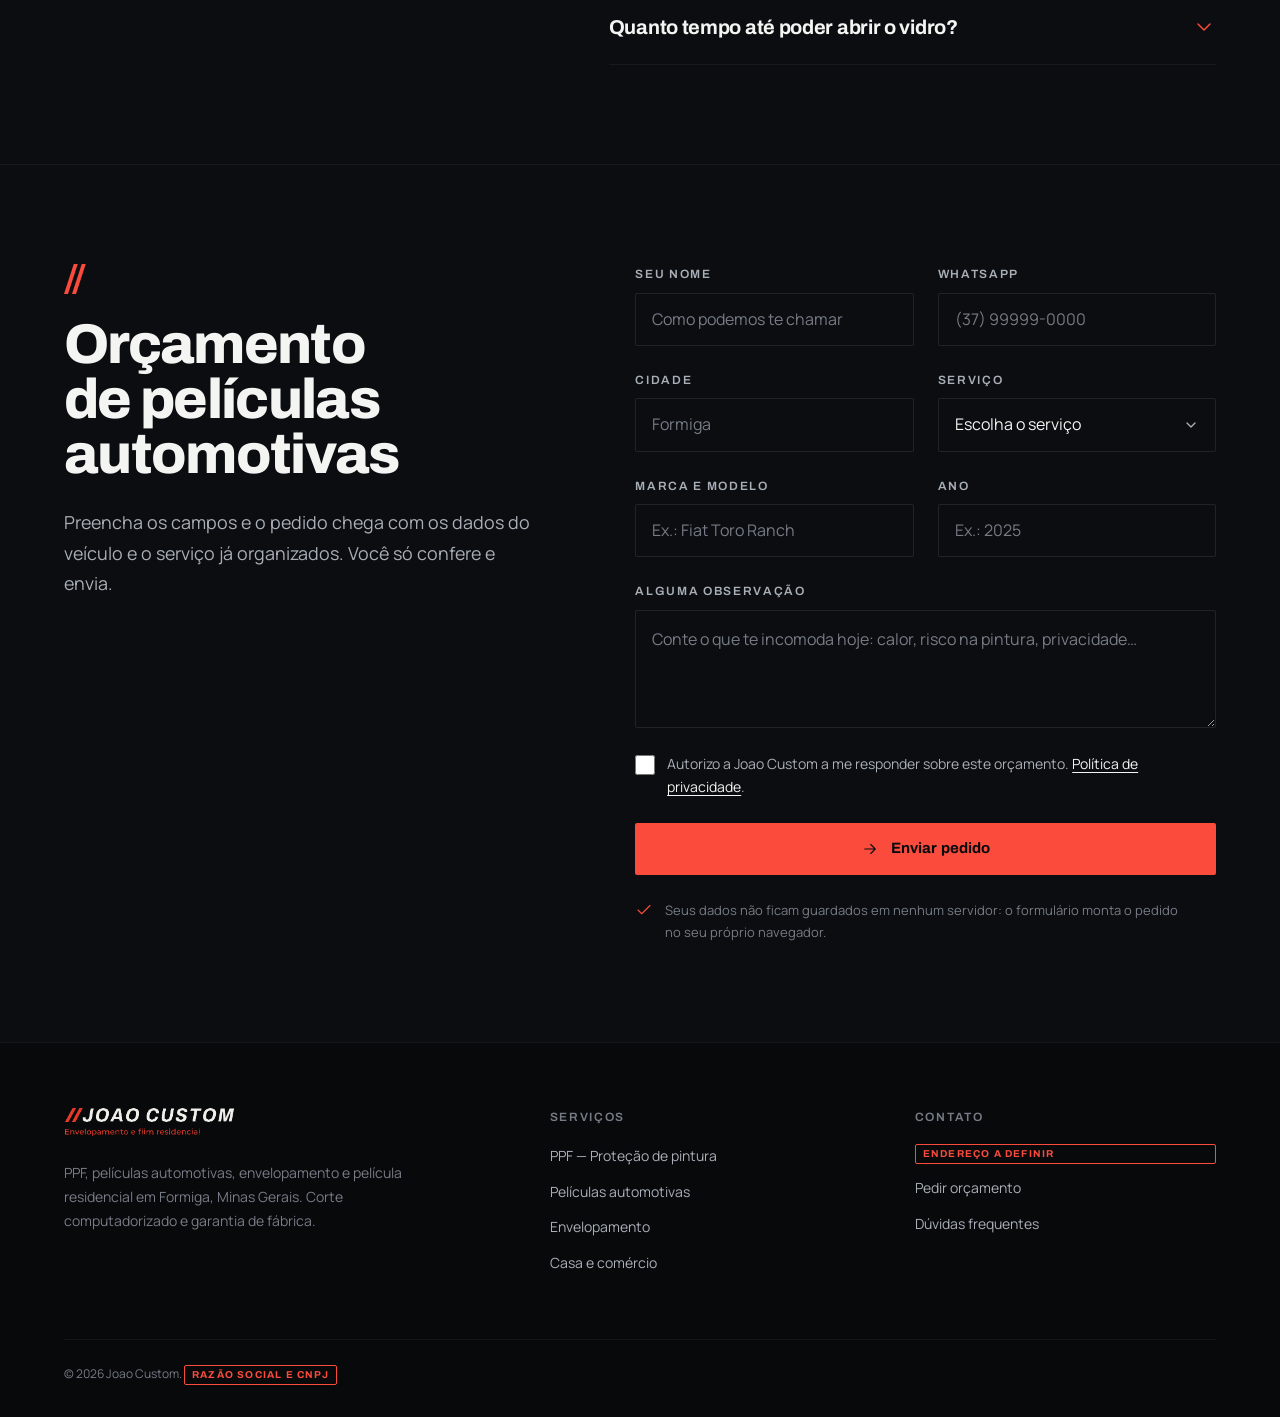
<file: peliculas-automotivas/index.html>
<!DOCTYPE html>
<html lang="pt-BR">
<head>
<meta charset="utf-8">
<meta name="viewport" content="width=device-width, initial-scale=1, viewport-fit=cover">
<title>Insulfilm e Película Automotiva em Formiga MG — Nexus NX Ceramic | Joao Custom</title>
<meta name="description" content="Película automotiva de controle solar em Formiga MG. Linha cerâmica Nexus NX Ceramic com 99% de rejeição UV, 5 anos de garantia de fábrica e sem interferência em celular e GPS.">
<meta name="theme-color" content="#08090b">
<link rel="canonical" href="https://www.joaocustom.com.br/peliculas-automotivas/">
<meta property="og:type" content="website">
<meta property="og:site_name" content="Joao Custom">
<meta property="og:locale" content="pt_BR">
<meta property="og:title" content="Insulfilm e Película Automotiva em Formiga MG — Nexus NX Ceramic | Joao Custom">
<meta property="og:description" content="Película automotiva de controle solar em Formiga MG. Linha cerâmica Nexus NX Ceramic com 99% de rejeição UV, 5 anos de garantia de fábrica e sem interferência em celular e GPS.">
<meta property="og:url" content="https://www.joaocustom.com.br/peliculas-automotivas/">
<meta property="og:image" content="https://www.joaocustom.com.br/img/logo/og-joao-custom.jpg">
<meta property="og:image:width" content="1200">
<meta property="og:image:height" content="630">
<meta name="twitter:card" content="summary_large_image">
<link rel="icon" href="../favicon.ico" sizes="any">
<link rel="icon" href="../img/logo/icon-512.png" type="image/png" sizes="512x512">
<link rel="apple-touch-icon" href="../img/logo/icon-180.png">
<link rel="preconnect" href="https://fonts.googleapis.com">
<link rel="preconnect" href="https://fonts.gstatic.com" crossorigin>
<link rel="stylesheet" href="https://fonts.googleapis.com/css2?family=Archivo:ital,wght@0,400..900;1,700..900&family=Manrope:wght@400..700&display=swap">
<link rel="stylesheet" href="../css/main.css">
<script>document.documentElement.className += ' js';</script>
<script type="application/ld+json">
{
  "@context": "https://schema.org",
  "@type": "Service",
  "name": "Película automotiva de controle solar",
  "description": "Aplicação de película automotiva de controle solar, linhas NX Ceramic e NX Carbono da Nexus Window Film, em Formiga MG.",
  "serviceType": "Película automotiva de controle solar",
  "url": "https://www.joaocustom.com.br/peliculas-automotivas/",
  "provider": {
    "@type": "AutoRepair",
    "@id": "https://www.joaocustom.com.br/#business",
    "name": "Joao Custom",
    "address": {
      "@type": "PostalAddress",
      "addressLocality": "Formiga",
      "addressRegion": "MG",
      "addressCountry": "BR"
    }
  },
  "areaServed": {
    "@type": "City",
    "name": "Formiga"
  }
}
</script>
<script type="application/ld+json">
{
  "@context": "https://schema.org",
  "@type": "FAQPage",
  "mainEntity": [
    {
      "@type": "Question",
      "name": "Qual percentual é permitido por lei?",
      "acceptedAnswer": {
        "@type": "Answer",
        "text": "A Resolução 254 do CONTRAN define a transmitância mínima de luz: 75% no para-brisa, 70% nos vidros das portas dianteiras e 28% nos demais vidros. Percentual abaixo disso não é liberado para veículo que circula em via pública. No diagnóstico a gente define qual entra em cada vidro para o carro passar em qualquer fiscalização."
      }
    },
    {
      "@type": "Question",
      "name": "O que significa 5%, 20% e 30% na prática?",
      "acceptedAnswer": {
        "@type": "Answer",
        "text": "O número é quanta luz visível atravessa o vidro. 5% deixa passar quase nada — de fora quase não se enxerga dentro. 30% deixa passar bem mais e escurece de forma discreta. O número não mede calor: é possível ter uma película clara que barra muito calor e uma escura que barra pouco."
      }
    },
    {
      "@type": "Question",
      "name": "Cerâmica ou carbono? Qual a diferença real?",
      "acceptedAnswer": {
        "@type": "Answer",
        "text": "A linha cerâmica rejeita mais calor com o mesmo tom de escurecimento, e não interfere em sinal. A linha carbono entrega ótima proteção UV e acabamento premium por um valor menor. Se o seu problema é calor no trânsito parado, a cerâmica compensa."
      }
    },
    {
      "@type": "Question",
      "name": "A película bloqueia celular, GPS ou tag de pedágio?",
      "acceptedAnswer": {
        "@type": "Answer",
        "text": "Não, nas linhas que a gente usa. Esse problema vem de películas metalizadas, que têm camada condutiva. A NX Ceramic não é metalizada, então celular, GPS, sensor de pressão de pneu e tag continuam funcionando."
      }
    },
    {
      "@type": "Question",
      "name": "Quanto tempo até poder abrir o vidro?",
      "acceptedAnswer": {
        "@type": "Answer",
        "text": "Espere alguns dias antes de acionar os vidros elétricos, para o filme assentar. Nesse período é normal ver leve névoa ou pontinhos de água: é a cola secando, e some sozinho."
      }
    }
  ]
}
</script>
</head>

<body data-page="Películas automotivas">
<!--
  THESIS: O padrão da categoria executado no acabamento de montadora premium. Recusa o
    glow neon e a foto de carro molhado sob LED que todo aplicador de PPF publica.
  OWN-WORLD: Ground #08090B, texto giz #F4F4F2, aço para secundário. Vermelho #FA4B3C
    amostrado do PNG da logo, usado como marcador — fio de cabelo, //, estado ativo.
    Ação primária branca sobre preto. Archivo 800 travado em -0.03em, Manrope no corpo.
    Fio de cabelo e tabela no lugar de card; nenhuma sombra colorida.
  STORY: O visitante entende o serviço em linguagem de dono de carro, vê o que está
    incluído e a garantia com prazo, e pede orçamento pelo formulário com o serviço já
    identificado na mensagem.
  FIRST VIEWPORT: Mídia do serviço ao fundo com gradiente duplo, trilha de navegação,
    // vermelho, h1 de duas linhas, parágrafo de tradução técnica e ação branca.
  FORM: Canon da categoria — saída permanente escolhida pelo usuário sobre o sorteio de
    índice 5 (Molde de Corte). Régua de acabamento: Porsche / Polestar / BMW M. Seed b07b2364.
  FINISH: unreviewed and undocumented is unfinished; this build ends with the finish review, the verdict, and DESIGN.md
-->

<svg width="0" height="0" style="position:absolute" aria-hidden="true" focusable="false"><defs>
<symbol id="i-shield" viewBox="0 0 24 24"><path d="M20 13c0 5-3.5 7.5-7.66 8.95a1 1 0 0 1-.67-.01C7.5 20.5 4 18 4 13V6a1 1 0 0 1 1-1c2 0 4.5-1.2 6.24-2.72a1.17 1.17 0 0 1 1.52 0C14.51 3.81 17 5 19 5a1 1 0 0 1 1 1z"/></symbol>
<symbol id="i-shield-check" viewBox="0 0 24 24"><path d="M20 13c0 5-3.5 7.5-7.66 8.95a1 1 0 0 1-.67-.01C7.5 20.5 4 18 4 13V6a1 1 0 0 1 1-1c2 0 4.5-1.2 6.24-2.72a1.17 1.17 0 0 1 1.52 0C14.51 3.81 17 5 19 5a1 1 0 0 1 1 1z"/><path d="m9 12 2 2 4-4"/></symbol>
<symbol id="i-sun" viewBox="0 0 24 24"><circle cx="12" cy="12" r="4"/><path d="M12 2v2M12 20v2M4.93 4.93l1.41 1.41M17.66 17.66l1.41 1.41M2 12h2M20 12h2M6.34 17.66l-1.41 1.41M19.07 4.93l-1.41 1.41"/></symbol>
<symbol id="i-layers" viewBox="0 0 24 24"><path d="M12.83 2.18a2 2 0 0 0-1.66 0L2.6 6.08a1 1 0 0 0 0 1.83l8.58 3.91a2 2 0 0 0 1.66 0l8.58-3.9a1 1 0 0 0 0-1.83Z"/><path d="m6.08 10.5-3.5 1.6a1 1 0 0 0 0 1.81l8.6 3.91a2 2 0 0 0 1.65 0l8.58-3.9a1 1 0 0 0 0-1.83l-3.5-1.59"/></symbol>
<symbol id="i-window" viewBox="0 0 24 24"><rect x="3" y="3" width="18" height="18" rx="1"/><path d="M3 9.5h18M12 3v18"/></symbol>
<symbol id="i-scan" viewBox="0 0 24 24"><path d="M3 7V5a2 2 0 0 1 2-2h2M17 3h2a2 2 0 0 1 2 2v2M21 17v2a2 2 0 0 1-2 2h-2M7 21H5a2 2 0 0 1-2-2v-2"/><path d="M6.5 12h11"/></symbol>
<symbol id="i-award" viewBox="0 0 24 24"><circle cx="12" cy="8.5" r="5.5"/><path d="M8.2 13.1 7 22l5-2.8 5 2.8-1.2-8.9"/></symbol>
<symbol id="i-package" viewBox="0 0 24 24"><path d="M21 8a2 2 0 0 0-1-1.73l-7-4a2 2 0 0 0-2 0l-7 4A2 2 0 0 0 3 8v8a2 2 0 0 0 1 1.73l7 4a2 2 0 0 0 2 0l7-4A2 2 0 0 0 21 16Z"/><path d="m3.3 7 8.7 5 8.7-5M12 22V12M7.5 4.3l9 5.15"/></symbol>
<symbol id="i-bike" viewBox="0 0 24 24"><circle cx="18.5" cy="17.5" r="3.5"/><circle cx="5.5" cy="17.5" r="3.5"/><circle cx="15" cy="5" r="1"/><path d="M12 17.5V14l-3-3 4-3 2 3h2"/></symbol>
<symbol id="i-hex" viewBox="0 0 24 24"><path d="M12 2.5 20.5 7v10L12 21.5 3.5 17V7z"/><path d="M12 8.2 15.8 10.4v4.3L12 16.9l-3.8-2.2v-4.3z"/></symbol>
<symbol id="i-arrow" viewBox="0 0 24 24"><path d="M5 12h14M13 6l6 6-6 6"/></symbol>
<symbol id="i-chevron" viewBox="0 0 24 24"><path d="m6 9 6 6 6-6"/></symbol>
<symbol id="i-pin" viewBox="0 0 24 24"><path d="M20 10c0 6-8 12-8 12s-8-6-8-12a8 8 0 0 1 16 0Z"/><circle cx="12" cy="10" r="3"/></symbol>
<symbol id="i-clock" viewBox="0 0 24 24"><circle cx="12" cy="12" r="9"/><path d="M12 7v5.2l3 1.8"/></symbol>
<symbol id="i-check" viewBox="0 0 24 24"><path d="M20 6 9 17l-5-5"/></symbol>
<symbol id="i-alert" viewBox="0 0 24 24"><circle cx="12" cy="12" r="9"/><path d="M12 7.5v5M12 16.2h.01"/></symbol>
<symbol id="i-menu" viewBox="0 0 24 24"><path d="M3 6.5h18M3 12h18M3 17.5h18"/></symbol>
<symbol id="i-close" viewBox="0 0 24 24"><path d="m6 6 12 12M18 6 6 18"/></symbol>
<symbol id="i-map" viewBox="0 0 24 24"><path d="M14.1 5.55a2 2 0 0 0 1.79 0l3.66-1.83A1 1 0 0 1 21 4.62v12.76a1 1 0 0 1-.55.9l-4.56 2.27a2 2 0 0 1-1.78 0l-4.22-2.1a2 2 0 0 0-1.78 0l-3.66 1.83A1 1 0 0 1 3 19.38V6.62a1 1 0 0 1 .55-.9l4.56-2.27a2 2 0 0 1 1.78 0z"/><path d="M15 5.76v15M9 3.24v15"/></symbol>
<symbol id="i-refresh" viewBox="0 0 24 24"><path d="M21 12a9 9 0 1 1-6.22-8.56"/><path d="M21 3.5v6h-6"/></symbol>
</defs></svg>

<a class="skip-link" href="#main">Pular para o conteúdo</a>

<header class="nav">
  <div class="nav__inner">
    <a class="nav__logo" href="../" aria-label="Joao Custom, página inicial">
      <img src="../img/logo/joao-wordmark.png" alt="Joao Custom" width="531" height="50">
    </a>
    <nav class="nav__links" aria-label="Serviços">
      <a class="nav__link" href="../ppf/">PPF</a>
      <a class="nav__link" href="../peliculas-automotivas/" aria-current="page">Películas</a>
      <a class="nav__link" href="../envelopamento/">Envelopamento</a>
      <a class="nav__link" href="../peliculas-residenciais/">Residencial</a>
      <a class="nav__link" href="../contato/">Contato</a>
    </nav>
    <div class="nav__cta">
      <a class="btn btn--primary" data-quote="películas automotivas">Orçamento<svg class="icon icon--sm icon--arrow" aria-hidden="true"><use href="#i-arrow"/></svg></a>
    </div>
    <button class="nav__toggle" type="button" aria-expanded="false" aria-controls="menu" aria-label="Abrir menu">
      <svg class="icon" aria-hidden="true"><use href="#i-menu"/></svg>
    </button>
  </div>
</header>

<div class="menu" id="menu" aria-hidden="true">
  <a class="menu__link" href="../ppf/">PPF <span>Proteção de pintura</span></a>
  <a class="menu__link" href="../peliculas-automotivas/">Películas <span>Controle solar</span></a>
  <a class="menu__link" href="../envelopamento/">Envelopamento <span>Carros e motos</span></a>
  <a class="menu__link" href="../peliculas-residenciais/">Residencial <span>Casa e comércio</span></a>
  <a class="menu__link" href="../contato/">Contato <span>Formiga · MG</span></a>
  <div class="menu__foot">
    <a class="btn btn--cta btn--block" data-quote="películas automotivas"><svg class="icon icon--sm icon--arrow" aria-hidden="true"><use href="#i-arrow"/></svg>Pedir orçamento</a>
  </div>
</div>

<main id="main">

  <section class="phero hero">
    <div class="phero__media">
      <div class="slot">
        <div class="slot__meta">
          <span class="slot__name">../img/servicos/peliculas-hero.jpg</span>
          <span class="slot__hint">Aplicação de película em vidro lateral, na horizontal. 1920×1080.</span>
        </div>
      </div>
    </div>
    <div class="wrap">
      <nav class="crumbs" aria-label="Trilha de navegação">
        <a href="../">Início</a><span>/</span><span style="color:var(--steel)">Películas automotivas</span>
      </nav>
      <span class="mark" aria-hidden="true"><i></i><i></i></span>
      <h1>Menos calor no carro.<br>Sem perder sinal.</h1>
      <p>Película de controle solar não é só escurecer o vidro. A linha cerâmica trabalha no infravermelho, que é onde mora o calor, e não tem camada metálica — então celular, GPS e tag de pedágio continuam funcionando.</p>
      <div class="phero__actions">
        <a class="btn btn--primary" data-quote="películas automotivas">
          Pedir orçamento
          <svg class="icon icon--sm icon--arrow" aria-hidden="true"><use href="#i-arrow"/></svg>
        </a>
        <a class="link-arrow" href="#orcamento">
          Preencher o formulário
          <svg class="icon icon--sm" aria-hidden="true"><use href="#i-arrow"/></svg>
        </a>
      </div>
    </div>
  </section>


  <section class="section" aria-label="O que é película de controle solar">
    <div class="wrap split">
      <div class="split__aside" data-in>
        <span class="mark" aria-hidden="true"><i></i><i></i></span>
        <h2>Escurecer é consequência.<br>O objetivo é o calor.</h2>
      </div>
      <div class="prose" data-in>
        <p>Quase todo mundo pede película pensando em privacidade e em como o carro vai ficar. O ganho
          que muda o dia a dia é outro: <strong>a temperatura dentro do veículo depois de duas horas
          parado no sol</strong>.</p>
        <p>É por isso que o percentual sozinho não diz nada. Ele mede quanta <em>luz visível</em>
          atravessa o vidro, não quanto <em>calor</em>. Existe película clara que barra muito calor e
          película escura que barra pouco. O que separa as duas é a tecnologia do filme.</p>
        <p>A linha cerâmica trabalha no infravermelho, que é onde mora o calor. Ela não tem camada
          metálica, então <strong>não interfere em celular, GPS, sensor de pressão de pneu nem tag de
          pedágio</strong> — que é a reclamação clássica de quem já usou película metalizada.</p>
      </div>
    </div>
  </section>

  <section class="section section--alt" aria-label="Linhas e garantias">
    <div class="wrap">
      <div class="section__head" data-in>
        <span class="mark" aria-hidden="true"><i></i><i></i></span>
        <h2>Linhas, percentuais e garantia</h2>
        <p>Trabalhamos com Nexus Window Film. Os prazos abaixo são garantia de fábrica da marca do filme.</p>
      </div>
      <div class="table-scroll" data-in>
        <table class="spectable">
          <caption>Disponibilidade de percentual pode variar por lote. Confirme no orçamento.</caption>
          <thead>
            <tr><th scope="col">Linha</th><th scope="col">Percentuais</th><th scope="col">Rejeição UV</th><th scope="col">Sinal eletrônico</th><th scope="col">Garantia</th></tr>
          </thead>
          <tbody>
            <tr>
              <th scope="row">NX Ceramic</th>
              <td class="spec">5% · 20% · 30%</td>
              <td class="spec">99%</td>
              <td>Não interfere</td>
              <td class="spec">5 anos</td>
            </tr>
            <tr>
              <th scope="row">NX Carbono</th>
              <td>Consultar</td>
              <td>Alta</td>
              <td>Não interfere</td>
              <td><span class="todo">Confirmar</span></td>
            </tr>
            <tr>
              <th scope="row">Proteção solar</th>
              <td>Consultar</td>
              <td>Alta</td>
              <td>Não interfere</td>
              <td class="spec">3 anos</td>
            </tr>
          </tbody>
        </table>
      </div>
    </div>
  </section>

  <section class="section" aria-label="Limites legais">
    <div class="wrap">
      <div class="section__head" data-in>
        <span class="mark" aria-hidden="true"><i></i><i></i></span>
        <h2>O que a lei permite</h2>
        <p>Resolução 254 do CONTRAN. Estes são os mínimos de transmitância luminosa para veículo em via pública.</p>
      </div>
      <dl class="stats" data-in>
        <div class="stat"><dt>Para-brisa</dt><dd>75%<small>Mínimo de luz que precisa atravessar.</small></dd></div>
        <div class="stat"><dt>Portas dianteiras</dt><dd>70%<small>Vidros do motorista e do passageiro da frente.</small></dd></div>
        <div class="stat"><dt>Demais vidros</dt><dd>28%<small>Laterais traseiras e vidro traseiro.</small></dd></div>
      </dl>
      <p style="color:var(--steel-dim);font-size:0.8125rem;margin-top:var(--s5);max-width:70ch">
        A responsabilidade pela conformidade é do proprietário do veículo. No diagnóstico a gente
        define qual percentual entra em cada vidro para o carro não ser autuado.
      </p>
    </div>
  </section>

  <section class="section section--alt" aria-label="O que está incluído">
    <div class="wrap split">
      <div class="split__aside" data-in>
        <span class="mark" aria-hidden="true"><i></i><i></i></span>
        <h2>O que está incluído</h2>
      </div>
      <ul class="ticks" data-in>
        <li><svg class="icon" aria-hidden="true"><use href="#i-check"/></svg><span><b>Corte no molde do seu modelo.</b> Sem estilete apoiado na borracha do vidro.</span></li>
        <li><svg class="icon" aria-hidden="true"><use href="#i-check"/></svg><span><b>Limpeza profunda do vidro</b> antes da aplicação. Um fio de poeira vira bolha permanente.</span></li>
        <li><svg class="icon" aria-hidden="true"><use href="#i-check"/></svg><span><b>Laterais, traseiro e para-brisa</b> conforme o escopo fechado no orçamento.</span></li>
        <li><svg class="icon" aria-hidden="true"><use href="#i-check"/></svg><span><b>Fumê em faróis e lanternas</b> quando entrar no serviço.</span></li>
        <li><svg class="icon" aria-hidden="true"><use href="#i-check"/></svg><span><b>Certificado de garantia da fábrica</b> com o prazo da linha aplicada.</span></li>
      </ul>
    </div>
  </section>

  <section class="section" aria-label="Trabalhos de película">
    <div class="wrap">
      <div class="section__head" data-in>
        <span class="mark" aria-hidden="true"><i></i><i></i></span>
        <h2>Películas aplicadas aqui</h2>
      </div>
      <div class="grid-work">
        <figure class="work"><div class="slot"><div class="slot__meta"><span class="slot__name">../img/portfolio/audi-a4-pelicula.jpg</span></div></div><span class="work__bar"></span><figcaption class="work__meta"><span class="work__name">Audi A4 Prestige</span><span class="work__type">Película 5% e 20%</span></figcaption></figure>
        <figure class="work"><div class="slot"><div class="slot__meta"><span class="slot__name">../img/portfolio/honda-zrv-pelicula-5.jpg</span></div></div><span class="work__bar"></span><figcaption class="work__meta"><span class="work__name">Honda ZR-V 0km</span><span class="work__type">Película 5%</span></figcaption></figure>
        <figure class="work"><div class="slot"><div class="slot__meta"><span class="slot__name">../img/portfolio/toyota-sw4-protecao-solar.jpg</span></div></div><span class="work__bar"></span><figcaption class="work__meta"><span class="work__name">Toyota SW4 0km</span><span class="work__type">Proteção solar</span></figcaption></figure>
        <figure class="work"><div class="slot"><div class="slot__meta"><span class="slot__name">../img/portfolio/vw-nivus-g20.jpg</span></div></div><span class="work__bar"></span><figcaption class="work__meta"><span class="work__name">VW Nivus 2024</span><span class="work__type">Película G20</span></figcaption></figure>
        <figure class="work"><div class="slot"><div class="slot__meta"><span class="slot__name">../img/portfolio/honda-hrv-pelicula.jpg</span></div></div><span class="work__bar"></span><figcaption class="work__meta"><span class="work__name">Honda HR-V</span><span class="work__type">Película 5%</span></figcaption></figure>
        <figure class="work"><div class="slot"><div class="slot__meta"><span class="slot__name">../img/portfolio/toro-ranch-pelicula.jpg</span></div></div><span class="work__bar"></span><figcaption class="work__meta"><span class="work__name">Fiat Toro Ranch</span><span class="work__type">Laterais e traseiro</span></figcaption></figure>
      </div>
    </div>
  </section>

  <section class="section section--alt" aria-label="Dúvidas sobre película">
    <div class="wrap split">
      <div class="split__aside" data-in>
        <span class="mark" aria-hidden="true"><i></i><i></i></span>
        <h2>Dúvidas sobre película</h2>
      </div>
      <div class="faq">
        <div class="faq__item">
          <button class="faq__q" type="button" aria-expanded="false" id="fq1" aria-controls="fa1">
            Qual percentual é permitido por lei?
            <svg class="icon" aria-hidden="true"><use href="#i-chevron"/></svg>
          </button>
          <div class="faq__a" id="fa1" role="region" aria-labelledby="fq1"><div>
            <p>A Resolução 254 do CONTRAN define a transmitância mínima de luz: <strong>75% no para-brisa</strong>, <strong>70% nos vidros das portas dianteiras</strong> e <strong>28% nos demais vidros</strong>. Percentual abaixo disso não é liberado para veículo que circula em via pública. No diagnóstico a gente define qual entra em cada vidro para o carro passar em qualquer fiscalização.</p>
          </div></div>
        </div>
        <div class="faq__item">
          <button class="faq__q" type="button" aria-expanded="false" id="fq2" aria-controls="fa2">
            O que significa 5%, 20% e 30% na prática?
            <svg class="icon" aria-hidden="true"><use href="#i-chevron"/></svg>
          </button>
          <div class="faq__a" id="fa2" role="region" aria-labelledby="fq2"><div>
            <p>O número é quanta luz visível atravessa o vidro. <strong>5% deixa passar quase nada</strong> — de fora quase não se enxerga dentro. <strong>30% deixa passar bem mais</strong> e escurece de forma discreta. O número não mede calor: é possível ter uma película clara que barra muito calor e uma escura que barra pouco.</p>
          </div></div>
        </div>
        <div class="faq__item">
          <button class="faq__q" type="button" aria-expanded="false" id="fq3" aria-controls="fa3">
            Cerâmica ou carbono? Qual a diferença real?
            <svg class="icon" aria-hidden="true"><use href="#i-chevron"/></svg>
          </button>
          <div class="faq__a" id="fa3" role="region" aria-labelledby="fq3"><div>
            <p>A linha cerâmica rejeita mais calor com o mesmo tom de escurecimento, e não interfere em sinal. A linha carbono entrega ótima proteção UV e acabamento premium por um valor menor. Se o seu problema é calor no trânsito parado, a cerâmica compensa.</p>
          </div></div>
        </div>
        <div class="faq__item">
          <button class="faq__q" type="button" aria-expanded="false" id="fq4" aria-controls="fa4">
            A película bloqueia celular, GPS ou tag de pedágio?
            <svg class="icon" aria-hidden="true"><use href="#i-chevron"/></svg>
          </button>
          <div class="faq__a" id="fa4" role="region" aria-labelledby="fq4"><div>
            <p>Não, nas linhas que a gente usa. Esse problema vem de películas metalizadas, que têm camada condutiva. A NX Ceramic não é metalizada, então celular, GPS, sensor de pressão de pneu e tag continuam funcionando.</p>
          </div></div>
        </div>
        <div class="faq__item">
          <button class="faq__q" type="button" aria-expanded="false" id="fq5" aria-controls="fa5">
            Quanto tempo até poder abrir o vidro?
            <svg class="icon" aria-hidden="true"><use href="#i-chevron"/></svg>
          </button>
          <div class="faq__a" id="fa5" role="region" aria-labelledby="fq5"><div>
            <p>Espere alguns dias antes de acionar os vidros elétricos, para o filme assentar. Nesse período é normal ver leve névoa ou pontinhos de água: é a cola secando, e some sozinho.</p>
          </div></div>
        </div>
      </div>
    </div>
  </section>


  <section class="section closer" id="orcamento" aria-labelledby="h-orc">
    <div class="wrap closer__grid">
      <div data-in>
        <span class="mark" aria-hidden="true"><i></i><i></i></span>
        <h2 id="h-orc">Orçamento de películas automotivas</h2>
        <p style="color:var(--steel);font-size:var(--fs-lead);margin-top:var(--s5)">
          Preencha os campos e o pedido chega com os dados do veículo e o serviço já
          organizados. Você só confere e envia.
        </p>
      </div>
      <form class="form" data-quote-form novalidate>
        <div class="form__row">
          <div class="field">
            <label for="f-nome">Seu nome</label>
            <input id="f-nome" name="nome" type="text" autocomplete="name" placeholder="Como podemos te chamar">
            <span class="field__error"><svg class="icon icon--sm" aria-hidden="true"><use href="#i-alert"/></svg><span></span></span>
          </div>
          <div class="field">
            <label for="f-zap">WhatsApp</label>
            <input id="f-zap" name="whatsapp" type="tel" inputmode="tel" autocomplete="tel" placeholder="(37) 99999-0000">
            <span class="field__error"><svg class="icon icon--sm" aria-hidden="true"><use href="#i-alert"/></svg><span></span></span>
          </div>
        </div>
        <div class="form__row">
          <div class="field">
            <label for="f-cidade">Cidade</label>
            <input id="f-cidade" name="cidade" type="text" autocomplete="address-level2" placeholder="Formiga">
          </div>
          <div class="field">
            <label for="f-servico">Serviço</label>
            <select id="f-servico" name="servico">
              <option value="">Escolha o serviço</option>
              <option>PPF — veículo completo</option>
              <option>PPF — áreas críticas</option>
              <option>Película automotiva</option>
              <option>Envelopamento</option>
              <option>Película residencial ou comercial</option>
              <option>Ainda não sei, quero orientação</option>
            </select>
            <span class="field__error"><svg class="icon icon--sm" aria-hidden="true"><use href="#i-alert"/></svg><span></span></span>
          </div>
        </div>
        <div class="form__row">
          <div class="field">
            <label for="f-veiculo">Marca e modelo</label>
            <input id="f-veiculo" name="veiculo" type="text" placeholder="Ex.: Fiat Toro Ranch">
          </div>
          <div class="field">
            <label for="f-ano">Ano</label>
            <input id="f-ano" name="ano" type="text" inputmode="numeric" placeholder="Ex.: 2025">
          </div>
        </div>
        <div class="field">
          <label for="f-msg">Alguma observação</label>
          <textarea id="f-msg" name="mensagem" placeholder="Conte o que te incomoda hoje: calor, risco na pintura, privacidade…"></textarea>
        </div>
        <div class="check">
          <input id="f-consent" name="consent" type="checkbox">
          <label for="f-consent">Autorizo a Joao Custom a me responder sobre este orçamento.
            <a href="../politica-de-privacidade.html">Política de privacidade</a>.</label>
          <span class="field__error" style="grid-column:1/-1"><svg class="icon icon--sm" aria-hidden="true"><use href="#i-alert"/></svg><span></span></span>
        </div>
        <button class="btn btn--cta btn--block" type="submit">
          <svg class="icon icon--sm icon--arrow" aria-hidden="true"><use href="#i-arrow"/></svg>
          <span>Enviar pedido</span>
        </button>
        <p class="form__note">
          <svg class="icon icon--sm" aria-hidden="true"><use href="#i-check"/></svg>
          Seus dados não ficam guardados em nenhum servidor: o formulário monta o pedido
          no seu próprio navegador.
        </p>
      </form>
    </div>
  </section>

</main>

<footer class="foot">
  <div class="wrap">
    <div class="foot__grid">
      <div>
        <div class="foot__logo">
          <img src="../img/logo/joao-lockup.png" alt="Joao Custom — Envelopamento e film residencial" width="587" height="103" loading="lazy">
        </div>
        <p>PPF, películas automotivas, envelopamento e película residencial em Formiga, Minas Gerais.
          Corte computadorizado e garantia de fábrica.</p>
      </div>
      <div>
        <h5>Serviços</h5>
        <div class="foot__list">
          <a href="../ppf/">PPF — Proteção de pintura</a>
          <a href="../peliculas-automotivas/">Películas automotivas</a>
          <a href="../envelopamento/">Envelopamento</a>
          <a href="../peliculas-residenciais/">Casa e comércio</a>
        </div>
      </div>
      <div>
        <h5>Contato</h5>
        <div class="foot__list">
          <span class="todo">Endereço a definir</span>
          <a href="../contato/">Pedir orçamento</a>
          <a href="../#duvidas">Dúvidas frequentes</a>
        </div>
      </div>
    </div>
    <div class="foot__bottom">
      <span>© <span data-year>2026</span> Joao Custom. <span class="todo">Razão social e CNPJ</span></span>
    </div>
  </div>
</footer>

<a class="cta-float" data-quote="películas automotivas" aria-label="Pedir orçamento">
  <svg class="icon icon--sm icon--arrow" aria-hidden="true"><use href="#i-arrow"/></svg>
  <span>Orçamento</span>
</a>

<script src="../js/main.js" defer></script>
</body>
</html>
</file>
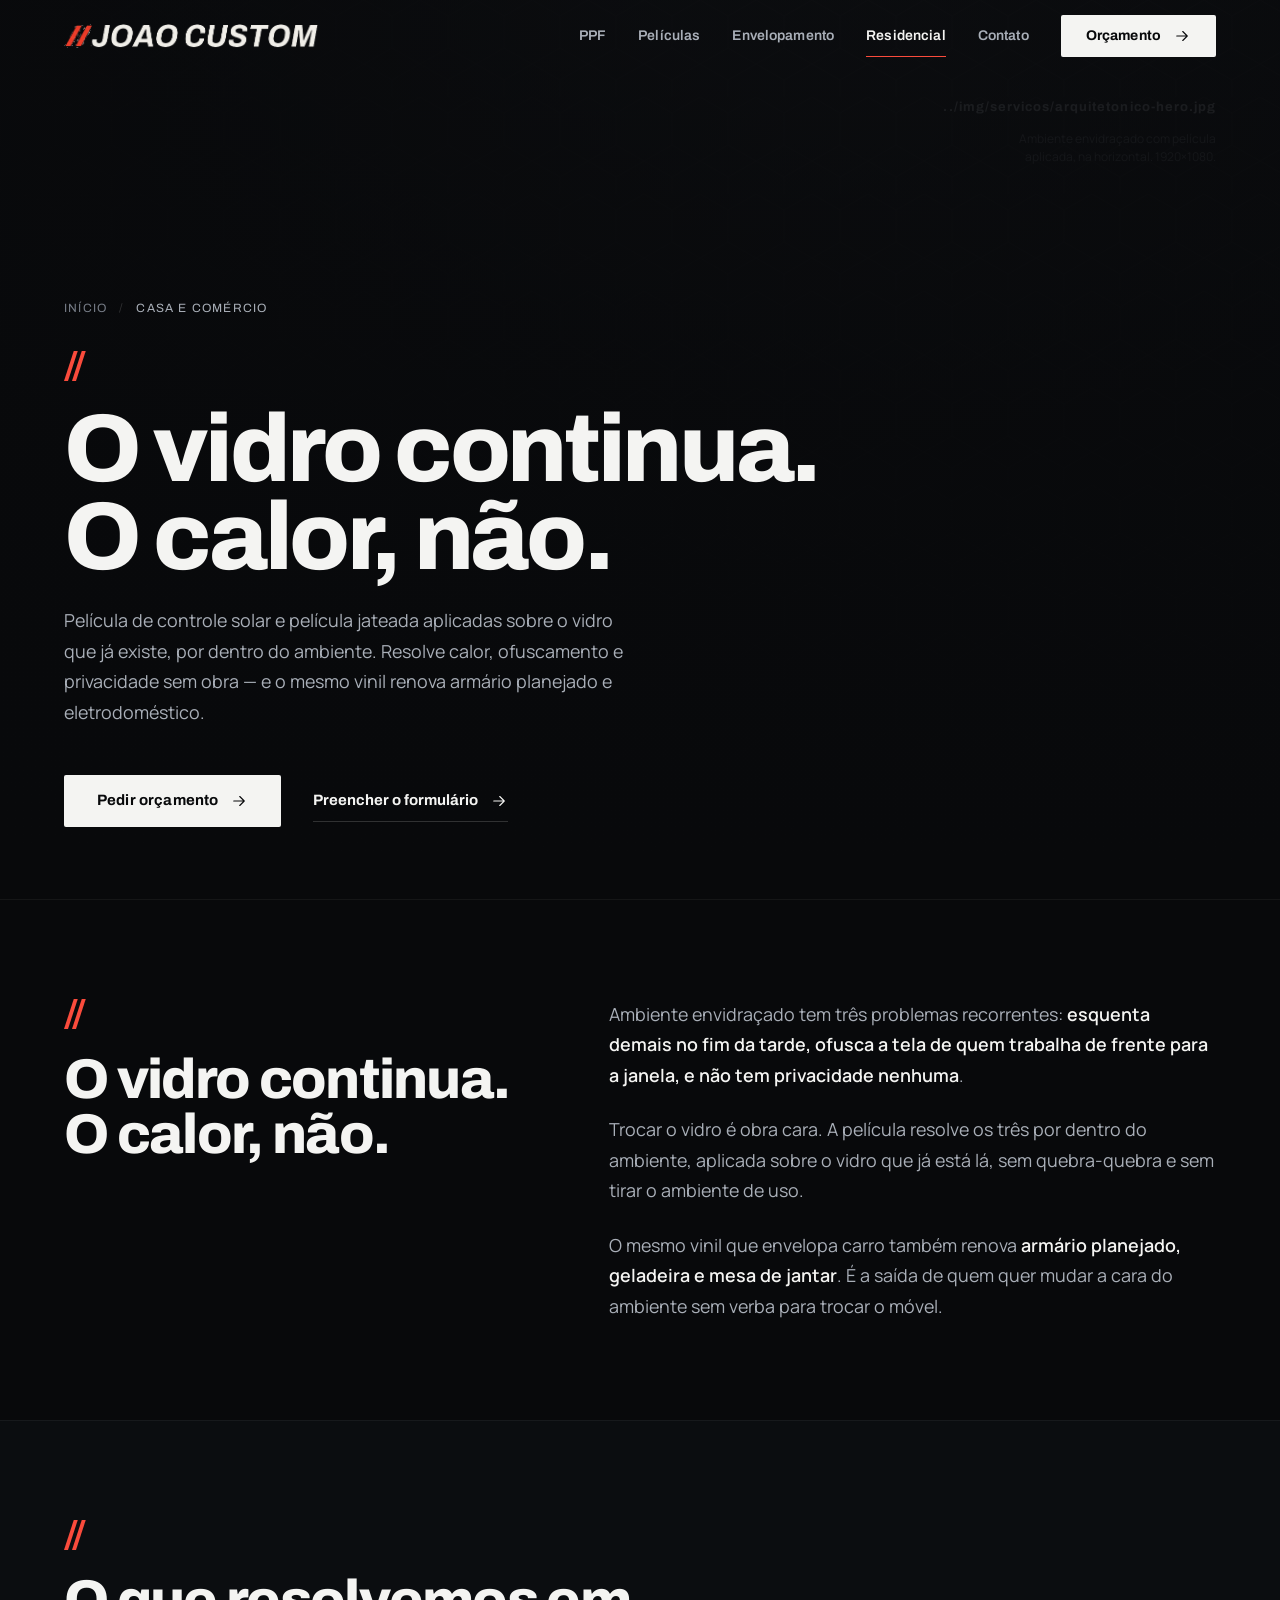
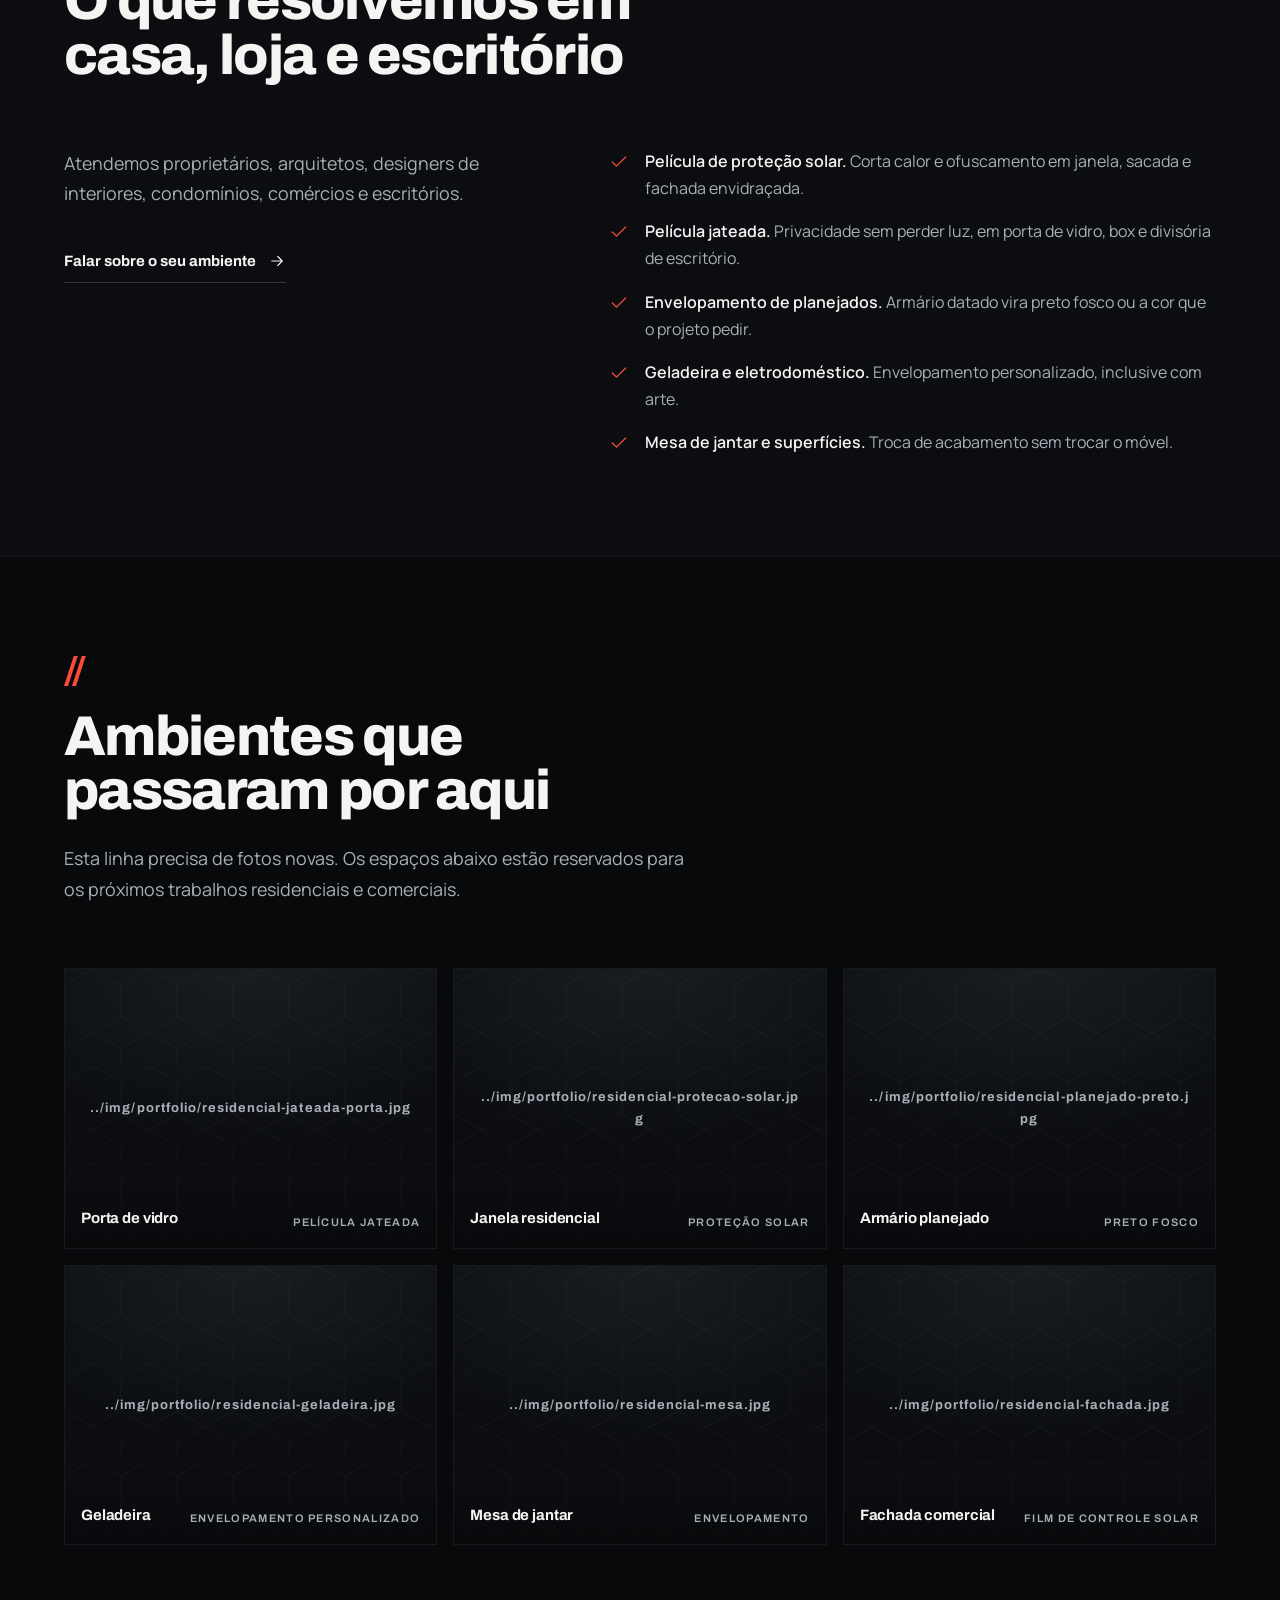
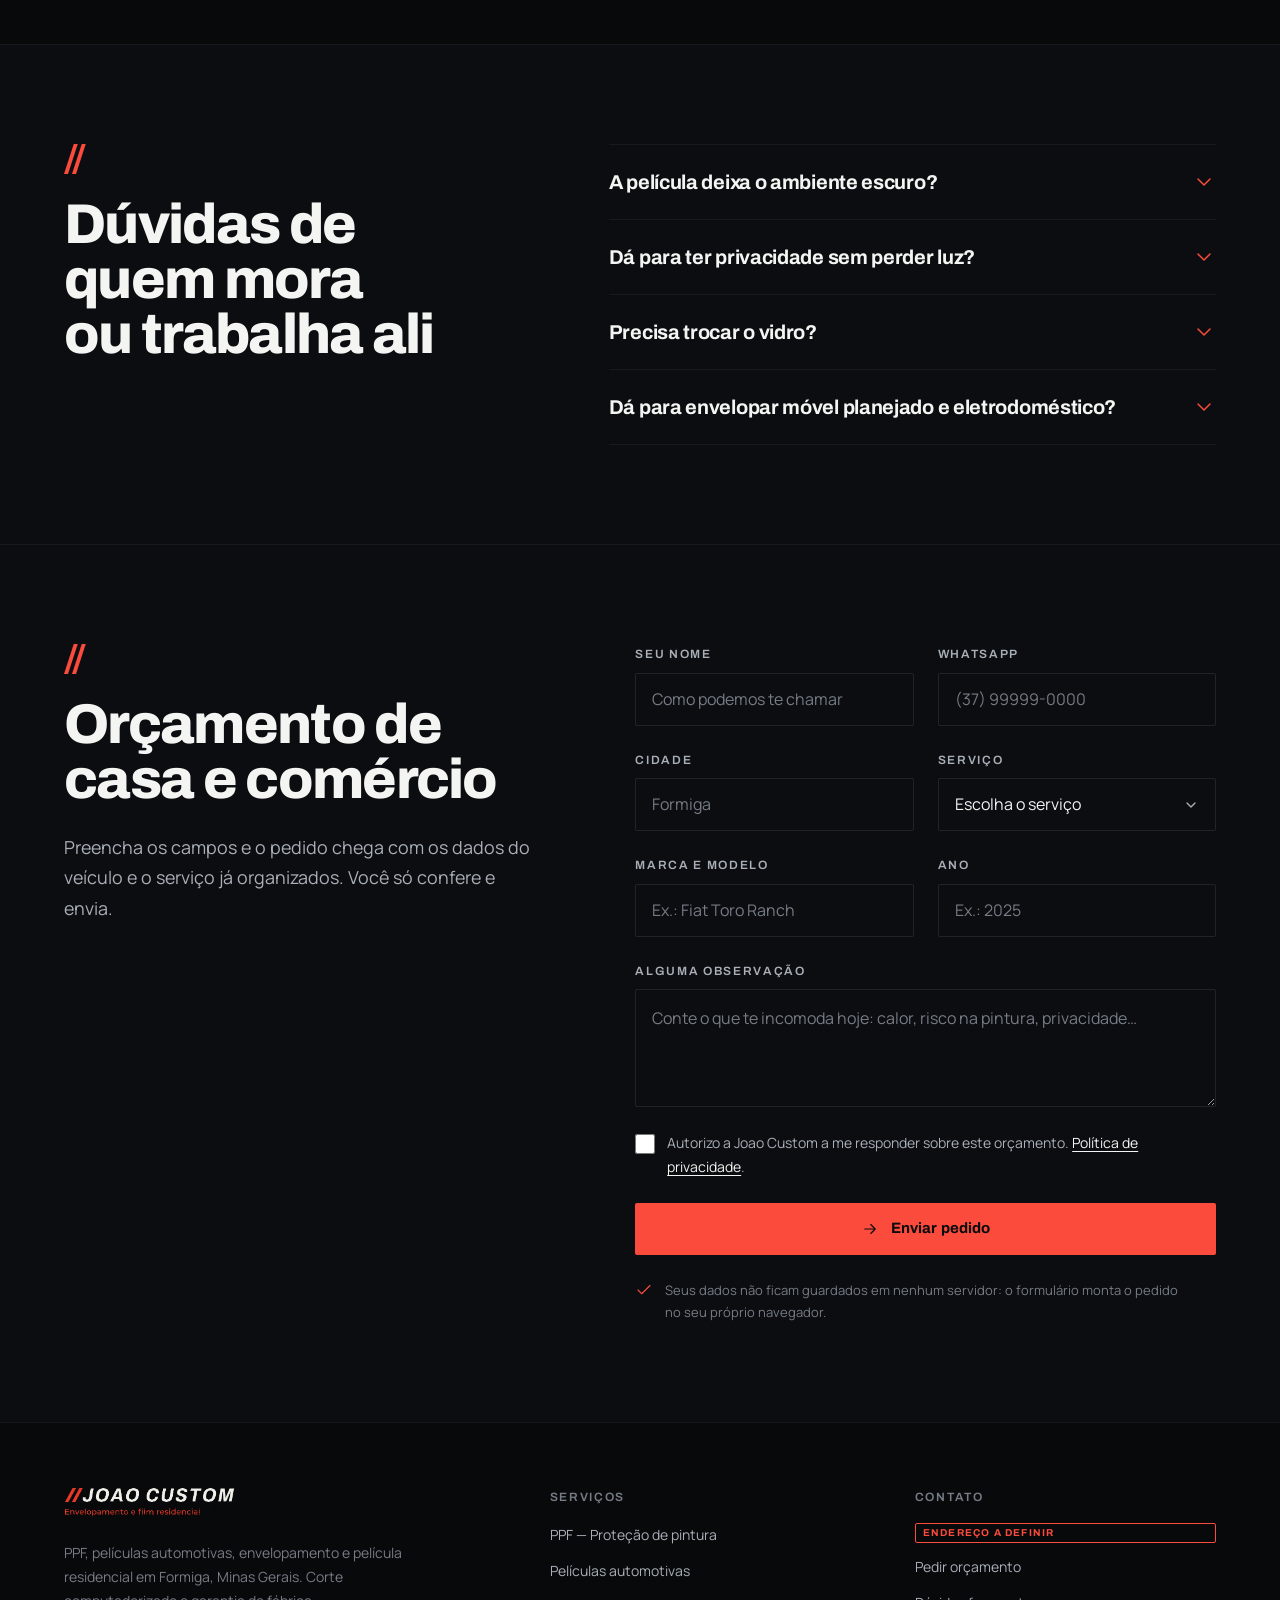
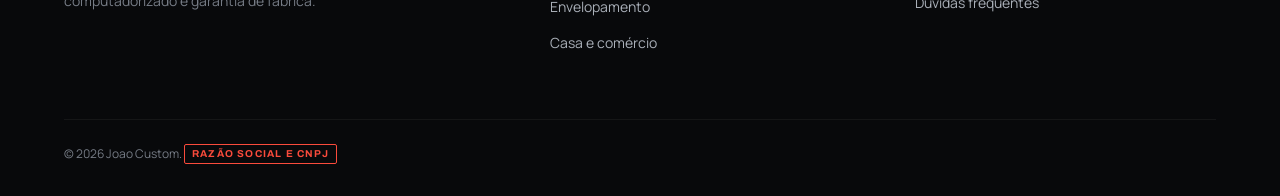
<file: peliculas-residenciais/index.html>
<!DOCTYPE html>
<html lang="pt-BR">
<head>
<meta charset="utf-8">
<meta name="viewport" content="width=device-width, initial-scale=1, viewport-fit=cover">
<title>Película Residencial e Comercial em Formiga MG — Jateada e Controle Solar | Joao Custom</title>
<meta name="description" content="Película residencial e comercial em Formiga MG. Controle solar para janela e fachada, película jateada para privacidade, e envelopamento de móveis planejados. Sem obra.">
<meta name="theme-color" content="#08090b">
<link rel="canonical" href="https://www.joaocustom.com.br/peliculas-residenciais/">
<meta property="og:type" content="website">
<meta property="og:site_name" content="Joao Custom">
<meta property="og:locale" content="pt_BR">
<meta property="og:title" content="Película Residencial e Comercial em Formiga MG — Jateada e Controle Solar | Joao Custom">
<meta property="og:description" content="Película residencial e comercial em Formiga MG. Controle solar para janela e fachada, película jateada para privacidade, e envelopamento de móveis planejados. Sem obra.">
<meta property="og:url" content="https://www.joaocustom.com.br/peliculas-residenciais/">
<meta property="og:image" content="https://www.joaocustom.com.br/img/logo/og-joao-custom.jpg">
<meta property="og:image:width" content="1200">
<meta property="og:image:height" content="630">
<meta name="twitter:card" content="summary_large_image">
<link rel="icon" href="../favicon.ico" sizes="any">
<link rel="icon" href="../img/logo/icon-512.png" type="image/png" sizes="512x512">
<link rel="apple-touch-icon" href="../img/logo/icon-180.png">
<link rel="preconnect" href="https://fonts.googleapis.com">
<link rel="preconnect" href="https://fonts.gstatic.com" crossorigin>
<link rel="stylesheet" href="https://fonts.googleapis.com/css2?family=Archivo:ital,wght@0,400..900;1,700..900&family=Manrope:wght@400..700&display=swap">
<link rel="stylesheet" href="../css/main.css">
<script>document.documentElement.className += ' js';</script>
<script type="application/ld+json">
{
  "@context": "https://schema.org",
  "@type": "Service",
  "name": "Película arquitetônica residencial e comercial",
  "description": "Aplicação de película de controle solar, película jateada e envelopamento de móveis planejados em residências, comércios e escritórios de Formiga MG.",
  "serviceType": "Película arquitetônica residencial e comercial",
  "url": "https://www.joaocustom.com.br/peliculas-residenciais/",
  "provider": {
    "@type": "AutoRepair",
    "@id": "https://www.joaocustom.com.br/#business",
    "name": "Joao Custom",
    "address": {
      "@type": "PostalAddress",
      "addressLocality": "Formiga",
      "addressRegion": "MG",
      "addressCountry": "BR"
    }
  },
  "areaServed": {
    "@type": "City",
    "name": "Formiga"
  }
}
</script>
<script type="application/ld+json">
{
  "@context": "https://schema.org",
  "@type": "FAQPage",
  "mainEntity": [
    {
      "@type": "Question",
      "name": "A película deixa o ambiente escuro?",
      "acceptedAnswer": {
        "@type": "Answer",
        "text": "Depende da que você escolher, e essa é a decisão principal. Existe película de controle solar que corta calor e ofuscamento mantendo o ambiente claro, e existe a linha espelhada e a fumê, que escurecem de propósito. Para sala e escritório, quase sempre a escolha certa é a que preserva a luz natural."
      }
    },
    {
      "@type": "Question",
      "name": "Dá para ter privacidade sem perder luz?",
      "acceptedAnswer": {
        "@type": "Answer",
        "text": "Dá. Esse é o papel da película jateada: ela deixa a luz passar e a imagem não. É a solução clássica para porta de vidro de banheiro, sala de reunião, box e divisória de escritório."
      }
    },
    {
      "@type": "Question",
      "name": "Precisa trocar o vidro?",
      "acceptedAnswer": {
        "@type": "Answer",
        "text": "Não. A película é aplicada sobre o vidro que já existe, por dentro do ambiente. Não tem obra, não tem quebra-quebra e o ambiente continua utilizável no mesmo dia."
      }
    },
    {
      "@type": "Question",
      "name": "Dá para envelopar móvel planejado e eletrodoméstico?",
      "acceptedAnswer": {
        "@type": "Answer",
        "text": "Dá. Armário planejado datado, geladeira e mesa de jantar recebem vinil e mudam de cor e textura. É a saída para renovar um ambiente sem trocar o móvel."
      }
    }
  ]
}
</script>
</head>

<body data-page="Película residencial">
<!--
  THESIS: O padrão da categoria executado no acabamento de montadora premium. Recusa o
    glow neon e a foto de carro molhado sob LED que todo aplicador de PPF publica.
  OWN-WORLD: Ground #08090B, texto giz #F4F4F2, aço para secundário. Vermelho #FA4B3C
    amostrado do PNG da logo, usado como marcador — fio de cabelo, //, estado ativo.
    Ação primária branca sobre preto. Archivo 800 travado em -0.03em, Manrope no corpo.
    Fio de cabelo e tabela no lugar de card; nenhuma sombra colorida.
  STORY: O visitante entende o serviço em linguagem de dono de carro, vê o que está
    incluído e a garantia com prazo, e pede orçamento pelo formulário com o serviço já
    identificado na mensagem.
  FIRST VIEWPORT: Mídia do serviço ao fundo com gradiente duplo, trilha de navegação,
    // vermelho, h1 de duas linhas, parágrafo de tradução técnica e ação branca.
  FORM: Canon da categoria — saída permanente escolhida pelo usuário sobre o sorteio de
    índice 5 (Molde de Corte). Régua de acabamento: Porsche / Polestar / BMW M. Seed b07b2364.
  FINISH: unreviewed and undocumented is unfinished; this build ends with the finish review, the verdict, and DESIGN.md
-->

<svg width="0" height="0" style="position:absolute" aria-hidden="true" focusable="false"><defs>
<symbol id="i-shield" viewBox="0 0 24 24"><path d="M20 13c0 5-3.5 7.5-7.66 8.95a1 1 0 0 1-.67-.01C7.5 20.5 4 18 4 13V6a1 1 0 0 1 1-1c2 0 4.5-1.2 6.24-2.72a1.17 1.17 0 0 1 1.52 0C14.51 3.81 17 5 19 5a1 1 0 0 1 1 1z"/></symbol>
<symbol id="i-shield-check" viewBox="0 0 24 24"><path d="M20 13c0 5-3.5 7.5-7.66 8.95a1 1 0 0 1-.67-.01C7.5 20.5 4 18 4 13V6a1 1 0 0 1 1-1c2 0 4.5-1.2 6.24-2.72a1.17 1.17 0 0 1 1.52 0C14.51 3.81 17 5 19 5a1 1 0 0 1 1 1z"/><path d="m9 12 2 2 4-4"/></symbol>
<symbol id="i-sun" viewBox="0 0 24 24"><circle cx="12" cy="12" r="4"/><path d="M12 2v2M12 20v2M4.93 4.93l1.41 1.41M17.66 17.66l1.41 1.41M2 12h2M20 12h2M6.34 17.66l-1.41 1.41M19.07 4.93l-1.41 1.41"/></symbol>
<symbol id="i-layers" viewBox="0 0 24 24"><path d="M12.83 2.18a2 2 0 0 0-1.66 0L2.6 6.08a1 1 0 0 0 0 1.83l8.58 3.91a2 2 0 0 0 1.66 0l8.58-3.9a1 1 0 0 0 0-1.83Z"/><path d="m6.08 10.5-3.5 1.6a1 1 0 0 0 0 1.81l8.6 3.91a2 2 0 0 0 1.65 0l8.58-3.9a1 1 0 0 0 0-1.83l-3.5-1.59"/></symbol>
<symbol id="i-window" viewBox="0 0 24 24"><rect x="3" y="3" width="18" height="18" rx="1"/><path d="M3 9.5h18M12 3v18"/></symbol>
<symbol id="i-scan" viewBox="0 0 24 24"><path d="M3 7V5a2 2 0 0 1 2-2h2M17 3h2a2 2 0 0 1 2 2v2M21 17v2a2 2 0 0 1-2 2h-2M7 21H5a2 2 0 0 1-2-2v-2"/><path d="M6.5 12h11"/></symbol>
<symbol id="i-award" viewBox="0 0 24 24"><circle cx="12" cy="8.5" r="5.5"/><path d="M8.2 13.1 7 22l5-2.8 5 2.8-1.2-8.9"/></symbol>
<symbol id="i-package" viewBox="0 0 24 24"><path d="M21 8a2 2 0 0 0-1-1.73l-7-4a2 2 0 0 0-2 0l-7 4A2 2 0 0 0 3 8v8a2 2 0 0 0 1 1.73l7 4a2 2 0 0 0 2 0l7-4A2 2 0 0 0 21 16Z"/><path d="m3.3 7 8.7 5 8.7-5M12 22V12M7.5 4.3l9 5.15"/></symbol>
<symbol id="i-bike" viewBox="0 0 24 24"><circle cx="18.5" cy="17.5" r="3.5"/><circle cx="5.5" cy="17.5" r="3.5"/><circle cx="15" cy="5" r="1"/><path d="M12 17.5V14l-3-3 4-3 2 3h2"/></symbol>
<symbol id="i-hex" viewBox="0 0 24 24"><path d="M12 2.5 20.5 7v10L12 21.5 3.5 17V7z"/><path d="M12 8.2 15.8 10.4v4.3L12 16.9l-3.8-2.2v-4.3z"/></symbol>
<symbol id="i-arrow" viewBox="0 0 24 24"><path d="M5 12h14M13 6l6 6-6 6"/></symbol>
<symbol id="i-chevron" viewBox="0 0 24 24"><path d="m6 9 6 6 6-6"/></symbol>
<symbol id="i-pin" viewBox="0 0 24 24"><path d="M20 10c0 6-8 12-8 12s-8-6-8-12a8 8 0 0 1 16 0Z"/><circle cx="12" cy="10" r="3"/></symbol>
<symbol id="i-clock" viewBox="0 0 24 24"><circle cx="12" cy="12" r="9"/><path d="M12 7v5.2l3 1.8"/></symbol>
<symbol id="i-check" viewBox="0 0 24 24"><path d="M20 6 9 17l-5-5"/></symbol>
<symbol id="i-alert" viewBox="0 0 24 24"><circle cx="12" cy="12" r="9"/><path d="M12 7.5v5M12 16.2h.01"/></symbol>
<symbol id="i-menu" viewBox="0 0 24 24"><path d="M3 6.5h18M3 12h18M3 17.5h18"/></symbol>
<symbol id="i-close" viewBox="0 0 24 24"><path d="m6 6 12 12M18 6 6 18"/></symbol>
<symbol id="i-map" viewBox="0 0 24 24"><path d="M14.1 5.55a2 2 0 0 0 1.79 0l3.66-1.83A1 1 0 0 1 21 4.62v12.76a1 1 0 0 1-.55.9l-4.56 2.27a2 2 0 0 1-1.78 0l-4.22-2.1a2 2 0 0 0-1.78 0l-3.66 1.83A1 1 0 0 1 3 19.38V6.62a1 1 0 0 1 .55-.9l4.56-2.27a2 2 0 0 1 1.78 0z"/><path d="M15 5.76v15M9 3.24v15"/></symbol>
<symbol id="i-refresh" viewBox="0 0 24 24"><path d="M21 12a9 9 0 1 1-6.22-8.56"/><path d="M21 3.5v6h-6"/></symbol>
</defs></svg>

<a class="skip-link" href="#main">Pular para o conteúdo</a>

<header class="nav">
  <div class="nav__inner">
    <a class="nav__logo" href="../" aria-label="Joao Custom, página inicial">
      <img src="../img/logo/joao-wordmark.png" alt="Joao Custom" width="531" height="50">
    </a>
    <nav class="nav__links" aria-label="Serviços">
      <a class="nav__link" href="../ppf/">PPF</a>
      <a class="nav__link" href="../peliculas-automotivas/">Películas</a>
      <a class="nav__link" href="../envelopamento/">Envelopamento</a>
      <a class="nav__link" href="../peliculas-residenciais/" aria-current="page">Residencial</a>
      <a class="nav__link" href="../contato/">Contato</a>
    </nav>
    <div class="nav__cta">
      <a class="btn btn--primary" data-quote="casa e comércio">Orçamento<svg class="icon icon--sm icon--arrow" aria-hidden="true"><use href="#i-arrow"/></svg></a>
    </div>
    <button class="nav__toggle" type="button" aria-expanded="false" aria-controls="menu" aria-label="Abrir menu">
      <svg class="icon" aria-hidden="true"><use href="#i-menu"/></svg>
    </button>
  </div>
</header>

<div class="menu" id="menu" aria-hidden="true">
  <a class="menu__link" href="../ppf/">PPF <span>Proteção de pintura</span></a>
  <a class="menu__link" href="../peliculas-automotivas/">Películas <span>Controle solar</span></a>
  <a class="menu__link" href="../envelopamento/">Envelopamento <span>Carros e motos</span></a>
  <a class="menu__link" href="../peliculas-residenciais/">Residencial <span>Casa e comércio</span></a>
  <a class="menu__link" href="../contato/">Contato <span>Formiga · MG</span></a>
  <div class="menu__foot">
    <a class="btn btn--cta btn--block" data-quote="casa e comércio"><svg class="icon icon--sm icon--arrow" aria-hidden="true"><use href="#i-arrow"/></svg>Pedir orçamento</a>
  </div>
</div>

<main id="main">

  <section class="phero hero">
    <div class="phero__media">
      <div class="slot">
        <div class="slot__meta">
          <span class="slot__name">../img/servicos/arquitetonico-hero.jpg</span>
          <span class="slot__hint">Ambiente envidraçado com película aplicada, na horizontal. 1920×1080.</span>
        </div>
      </div>
    </div>
    <div class="wrap">
      <nav class="crumbs" aria-label="Trilha de navegação">
        <a href="../">Início</a><span>/</span><span style="color:var(--steel)">Casa e comércio</span>
      </nav>
      <span class="mark" aria-hidden="true"><i></i><i></i></span>
      <h1>O vidro continua.<br>O calor, não.</h1>
      <p>Película de controle solar e película jateada aplicadas sobre o vidro que já existe, por dentro do ambiente. Resolve calor, ofuscamento e privacidade sem obra — e o mesmo vinil renova armário planejado e eletrodoméstico.</p>
      <div class="phero__actions">
        <a class="btn btn--primary" data-quote="casa e comércio">
          Pedir orçamento
          <svg class="icon icon--sm icon--arrow" aria-hidden="true"><use href="#i-arrow"/></svg>
        </a>
        <a class="link-arrow" href="#orcamento">
          Preencher o formulário
          <svg class="icon icon--sm" aria-hidden="true"><use href="#i-arrow"/></svg>
        </a>
      </div>
    </div>
  </section>


  <section class="section" aria-label="Para que serve">
    <div class="wrap split">
      <div class="split__aside" data-in>
        <span class="mark" aria-hidden="true"><i></i><i></i></span>
        <h2>O vidro continua.<br>O calor, não.</h2>
      </div>
      <div class="prose" data-in>
        <p>Ambiente envidraçado tem três problemas recorrentes: <strong>esquenta demais no fim da
          tarde, ofusca a tela de quem trabalha de frente para a janela, e não tem privacidade
          nenhuma</strong>.</p>
        <p>Trocar o vidro é obra cara. A película resolve os três por dentro do ambiente, aplicada
          sobre o vidro que já está lá, sem quebra-quebra e sem tirar o ambiente de uso.</p>
        <p>O mesmo vinil que envelopa carro também renova <strong>armário planejado, geladeira e mesa
          de jantar</strong>. É a saída de quem quer mudar a cara do ambiente sem verba para trocar
          o móvel.</p>
      </div>
    </div>
  </section>

  <section class="section section--alt" aria-label="Serviços residenciais">
    <div class="wrap">
      <div class="section__head" data-in>
        <span class="mark" aria-hidden="true"><i></i><i></i></span>
        <h2>O que resolvemos em casa, loja e escritório</h2>
      </div>
      <div class="split">
        <div class="split__aside" data-in>
          <p style="color:var(--steel);font-size:var(--fs-lead)">
            Atendemos proprietários, arquitetos, designers de interiores, condomínios,
            comércios e escritórios.
          </p>
          <a class="link-arrow" style="margin-top:var(--s6)" data-quote="película residencial">
            Falar sobre o seu ambiente
            <svg class="icon icon--sm" aria-hidden="true"><use href="#i-arrow"/></svg>
          </a>
        </div>
        <ul class="ticks" data-in>
          <li><svg class="icon" aria-hidden="true"><use href="#i-check"/></svg><span><b>Película de proteção solar.</b> Corta calor e ofuscamento em janela, sacada e fachada envidraçada.</span></li>
          <li><svg class="icon" aria-hidden="true"><use href="#i-check"/></svg><span><b>Película jateada.</b> Privacidade sem perder luz, em porta de vidro, box e divisória de escritório.</span></li>
          <li><svg class="icon" aria-hidden="true"><use href="#i-check"/></svg><span><b>Envelopamento de planejados.</b> Armário datado vira preto fosco ou a cor que o projeto pedir.</span></li>
          <li><svg class="icon" aria-hidden="true"><use href="#i-check"/></svg><span><b>Geladeira e eletrodoméstico.</b> Envelopamento personalizado, inclusive com arte.</span></li>
          <li><svg class="icon" aria-hidden="true"><use href="#i-check"/></svg><span><b>Mesa de jantar e superfícies.</b> Troca de acabamento sem trocar o móvel.</span></li>
        </ul>
      </div>
    </div>
  </section>

  <section class="section" aria-label="Trabalhos residenciais">
    <div class="wrap">
      <div class="section__head" data-in>
        <span class="mark" aria-hidden="true"><i></i><i></i></span>
        <h2>Ambientes que passaram por aqui</h2>
        <p>Esta linha precisa de fotos novas. Os espaços abaixo estão reservados para os próximos trabalhos residenciais e comerciais.</p>
      </div>
      <div class="grid-work">
        <figure class="work"><div class="slot"><div class="slot__meta"><span class="slot__name">../img/portfolio/residencial-jateada-porta.jpg</span></div></div><span class="work__bar"></span><figcaption class="work__meta"><span class="work__name">Porta de vidro</span><span class="work__type">Película jateada</span></figcaption></figure>
        <figure class="work"><div class="slot"><div class="slot__meta"><span class="slot__name">../img/portfolio/residencial-protecao-solar.jpg</span></div></div><span class="work__bar"></span><figcaption class="work__meta"><span class="work__name">Janela residencial</span><span class="work__type">Proteção solar</span></figcaption></figure>
        <figure class="work"><div class="slot"><div class="slot__meta"><span class="slot__name">../img/portfolio/residencial-planejado-preto.jpg</span></div></div><span class="work__bar"></span><figcaption class="work__meta"><span class="work__name">Armário planejado</span><span class="work__type">Preto fosco</span></figcaption></figure>
        <figure class="work"><div class="slot"><div class="slot__meta"><span class="slot__name">../img/portfolio/residencial-geladeira.jpg</span></div></div><span class="work__bar"></span><figcaption class="work__meta"><span class="work__name">Geladeira</span><span class="work__type">Envelopamento personalizado</span></figcaption></figure>
        <figure class="work"><div class="slot"><div class="slot__meta"><span class="slot__name">../img/portfolio/residencial-mesa.jpg</span></div></div><span class="work__bar"></span><figcaption class="work__meta"><span class="work__name">Mesa de jantar</span><span class="work__type">Envelopamento</span></figcaption></figure>
        <figure class="work"><div class="slot"><div class="slot__meta"><span class="slot__name">../img/portfolio/residencial-fachada.jpg</span></div></div><span class="work__bar"></span><figcaption class="work__meta"><span class="work__name">Fachada comercial</span><span class="work__type">Film de controle solar</span></figcaption></figure>
      </div>
    </div>
  </section>

  <section class="section section--alt" aria-label="Dúvidas sobre película residencial">
    <div class="wrap split">
      <div class="split__aside" data-in>
        <span class="mark" aria-hidden="true"><i></i><i></i></span>
        <h2>Dúvidas de quem mora ou trabalha ali</h2>
      </div>
      <div class="faq">
        <div class="faq__item">
          <button class="faq__q" type="button" aria-expanded="false" id="rq1" aria-controls="ra1">
            A película deixa o ambiente escuro?
            <svg class="icon" aria-hidden="true"><use href="#i-chevron"/></svg>
          </button>
          <div class="faq__a" id="ra1" role="region" aria-labelledby="rq1"><div>
            <p>Depende da que você escolher, e essa é a decisão principal. Existe película de controle solar que corta calor e ofuscamento mantendo o ambiente claro, e existe a linha espelhada e a fumê, que escurecem de propósito. Para sala e escritório, quase sempre a escolha certa é a que preserva a luz natural.</p>
          </div></div>
        </div>
        <div class="faq__item">
          <button class="faq__q" type="button" aria-expanded="false" id="rq2" aria-controls="ra2">
            Dá para ter privacidade sem perder luz?
            <svg class="icon" aria-hidden="true"><use href="#i-chevron"/></svg>
          </button>
          <div class="faq__a" id="ra2" role="region" aria-labelledby="rq2"><div>
            <p>Dá. Esse é o papel da <strong>película jateada</strong>: ela deixa a luz passar e a imagem não. É a solução clássica para porta de vidro de banheiro, sala de reunião, box e divisória de escritório.</p>
          </div></div>
        </div>
        <div class="faq__item">
          <button class="faq__q" type="button" aria-expanded="false" id="rq3" aria-controls="ra3">
            Precisa trocar o vidro?
            <svg class="icon" aria-hidden="true"><use href="#i-chevron"/></svg>
          </button>
          <div class="faq__a" id="ra3" role="region" aria-labelledby="rq3"><div>
            <p>Não. A película é aplicada sobre o vidro que já existe, por dentro do ambiente. Não tem obra, não tem quebra-quebra e o ambiente continua utilizável no mesmo dia.</p>
          </div></div>
        </div>
        <div class="faq__item">
          <button class="faq__q" type="button" aria-expanded="false" id="rq4" aria-controls="ra4">
            Dá para envelopar móvel planejado e eletrodoméstico?
            <svg class="icon" aria-hidden="true"><use href="#i-chevron"/></svg>
          </button>
          <div class="faq__a" id="ra4" role="region" aria-labelledby="rq4"><div>
            <p>Dá. Armário planejado datado, geladeira e mesa de jantar recebem vinil e mudam de cor e textura. É a saída para renovar um ambiente sem trocar o móvel.</p>
          </div></div>
        </div>
      </div>
    </div>
  </section>


  <section class="section closer" id="orcamento" aria-labelledby="h-orc">
    <div class="wrap closer__grid">
      <div data-in>
        <span class="mark" aria-hidden="true"><i></i><i></i></span>
        <h2 id="h-orc">Orçamento de casa e comércio</h2>
        <p style="color:var(--steel);font-size:var(--fs-lead);margin-top:var(--s5)">
          Preencha os campos e o pedido chega com os dados do veículo e o serviço já
          organizados. Você só confere e envia.
        </p>
      </div>
      <form class="form" data-quote-form novalidate>
        <div class="form__row">
          <div class="field">
            <label for="f-nome">Seu nome</label>
            <input id="f-nome" name="nome" type="text" autocomplete="name" placeholder="Como podemos te chamar">
            <span class="field__error"><svg class="icon icon--sm" aria-hidden="true"><use href="#i-alert"/></svg><span></span></span>
          </div>
          <div class="field">
            <label for="f-zap">WhatsApp</label>
            <input id="f-zap" name="whatsapp" type="tel" inputmode="tel" autocomplete="tel" placeholder="(37) 99999-0000">
            <span class="field__error"><svg class="icon icon--sm" aria-hidden="true"><use href="#i-alert"/></svg><span></span></span>
          </div>
        </div>
        <div class="form__row">
          <div class="field">
            <label for="f-cidade">Cidade</label>
            <input id="f-cidade" name="cidade" type="text" autocomplete="address-level2" placeholder="Formiga">
          </div>
          <div class="field">
            <label for="f-servico">Serviço</label>
            <select id="f-servico" name="servico">
              <option value="">Escolha o serviço</option>
              <option>PPF — veículo completo</option>
              <option>PPF — áreas críticas</option>
              <option>Película automotiva</option>
              <option>Envelopamento</option>
              <option>Película residencial ou comercial</option>
              <option>Ainda não sei, quero orientação</option>
            </select>
            <span class="field__error"><svg class="icon icon--sm" aria-hidden="true"><use href="#i-alert"/></svg><span></span></span>
          </div>
        </div>
        <div class="form__row">
          <div class="field">
            <label for="f-veiculo">Marca e modelo</label>
            <input id="f-veiculo" name="veiculo" type="text" placeholder="Ex.: Fiat Toro Ranch">
          </div>
          <div class="field">
            <label for="f-ano">Ano</label>
            <input id="f-ano" name="ano" type="text" inputmode="numeric" placeholder="Ex.: 2025">
          </div>
        </div>
        <div class="field">
          <label for="f-msg">Alguma observação</label>
          <textarea id="f-msg" name="mensagem" placeholder="Conte o que te incomoda hoje: calor, risco na pintura, privacidade…"></textarea>
        </div>
        <div class="check">
          <input id="f-consent" name="consent" type="checkbox">
          <label for="f-consent">Autorizo a Joao Custom a me responder sobre este orçamento.
            <a href="../politica-de-privacidade.html">Política de privacidade</a>.</label>
          <span class="field__error" style="grid-column:1/-1"><svg class="icon icon--sm" aria-hidden="true"><use href="#i-alert"/></svg><span></span></span>
        </div>
        <button class="btn btn--cta btn--block" type="submit">
          <svg class="icon icon--sm icon--arrow" aria-hidden="true"><use href="#i-arrow"/></svg>
          <span>Enviar pedido</span>
        </button>
        <p class="form__note">
          <svg class="icon icon--sm" aria-hidden="true"><use href="#i-check"/></svg>
          Seus dados não ficam guardados em nenhum servidor: o formulário monta o pedido
          no seu próprio navegador.
        </p>
      </form>
    </div>
  </section>

</main>

<footer class="foot">
  <div class="wrap">
    <div class="foot__grid">
      <div>
        <div class="foot__logo">
          <img src="../img/logo/joao-lockup.png" alt="Joao Custom — Envelopamento e film residencial" width="587" height="103" loading="lazy">
        </div>
        <p>PPF, películas automotivas, envelopamento e película residencial em Formiga, Minas Gerais.
          Corte computadorizado e garantia de fábrica.</p>
      </div>
      <div>
        <h5>Serviços</h5>
        <div class="foot__list">
          <a href="../ppf/">PPF — Proteção de pintura</a>
          <a href="../peliculas-automotivas/">Películas automotivas</a>
          <a href="../envelopamento/">Envelopamento</a>
          <a href="../peliculas-residenciais/">Casa e comércio</a>
        </div>
      </div>
      <div>
        <h5>Contato</h5>
        <div class="foot__list">
          <span class="todo">Endereço a definir</span>
          <a href="../contato/">Pedir orçamento</a>
          <a href="../#duvidas">Dúvidas frequentes</a>
        </div>
      </div>
    </div>
    <div class="foot__bottom">
      <span>© <span data-year>2026</span> Joao Custom. <span class="todo">Razão social e CNPJ</span></span>
    </div>
  </div>
</footer>

<a class="cta-float" data-quote="casa e comércio" aria-label="Pedir orçamento">
  <svg class="icon icon--sm icon--arrow" aria-hidden="true"><use href="#i-arrow"/></svg>
  <span>Orçamento</span>
</a>

<script src="../js/main.js" defer></script>
</body>
</html>
</file>
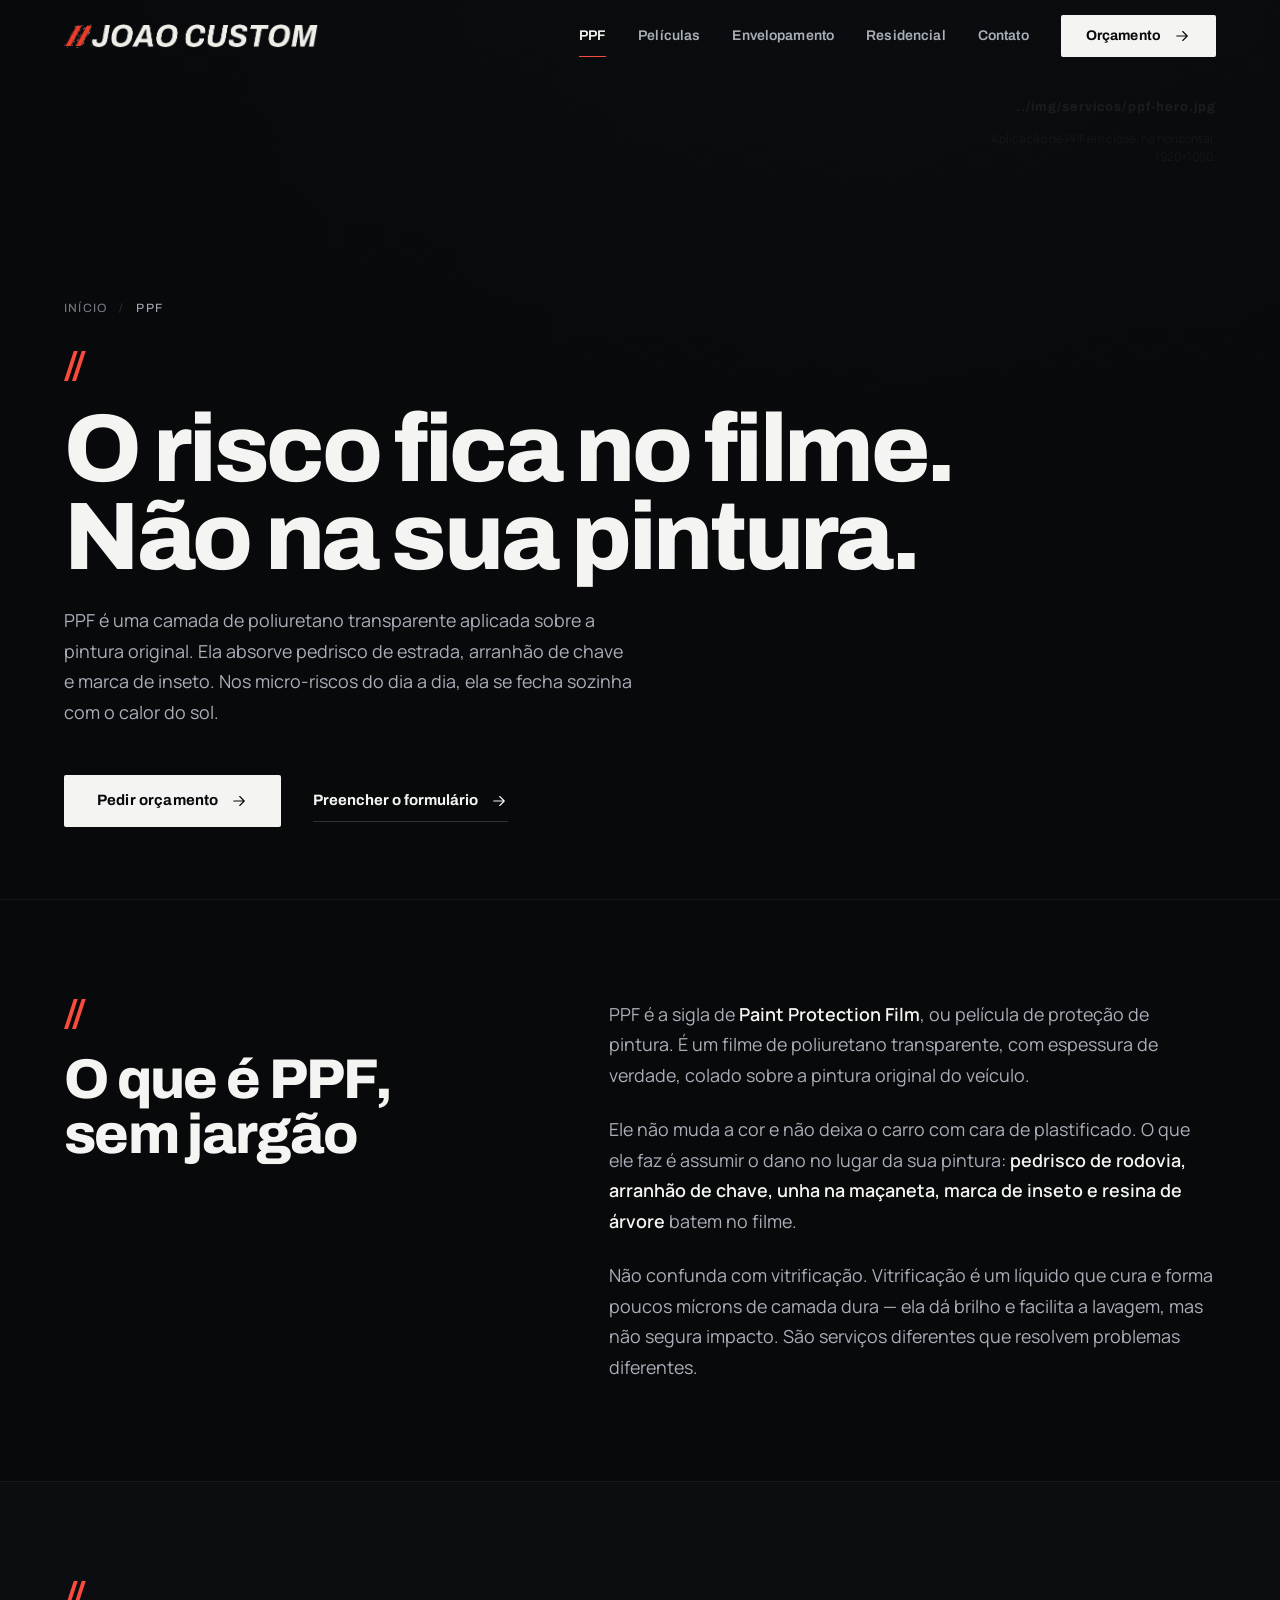
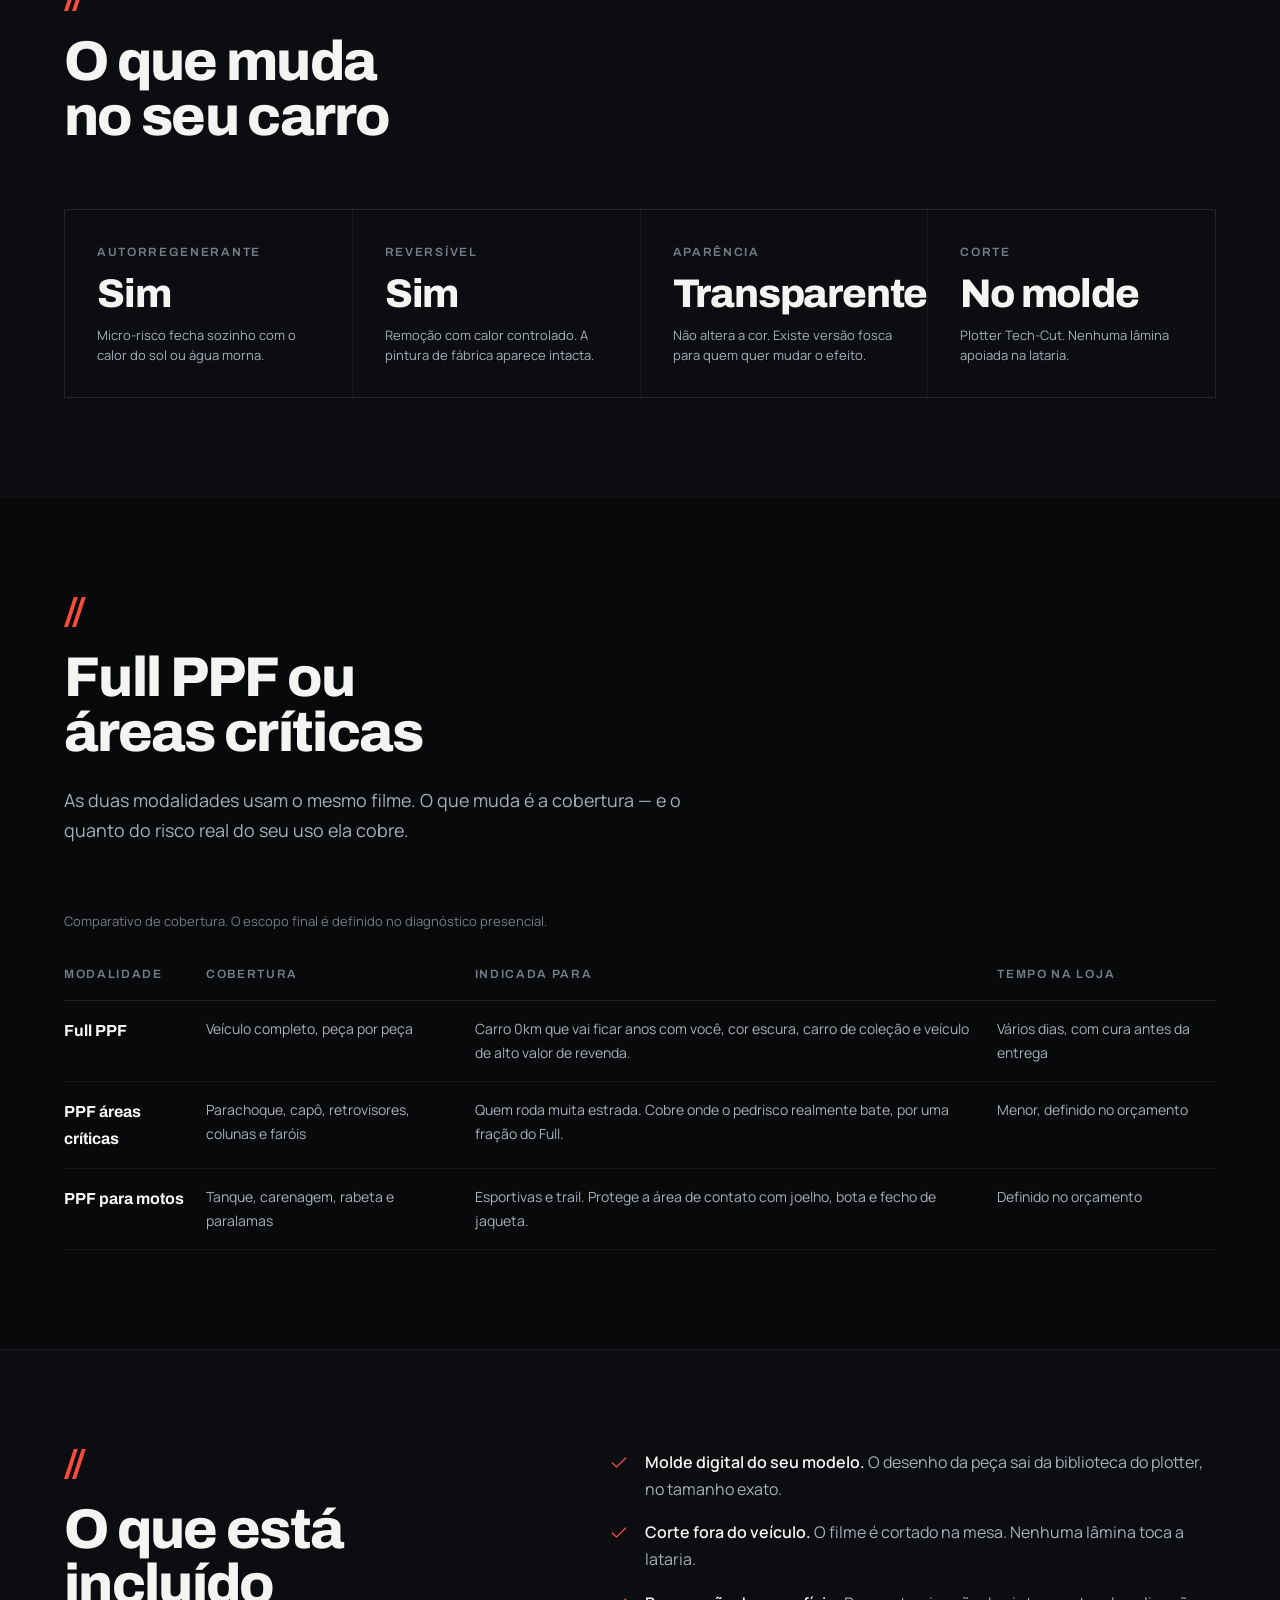
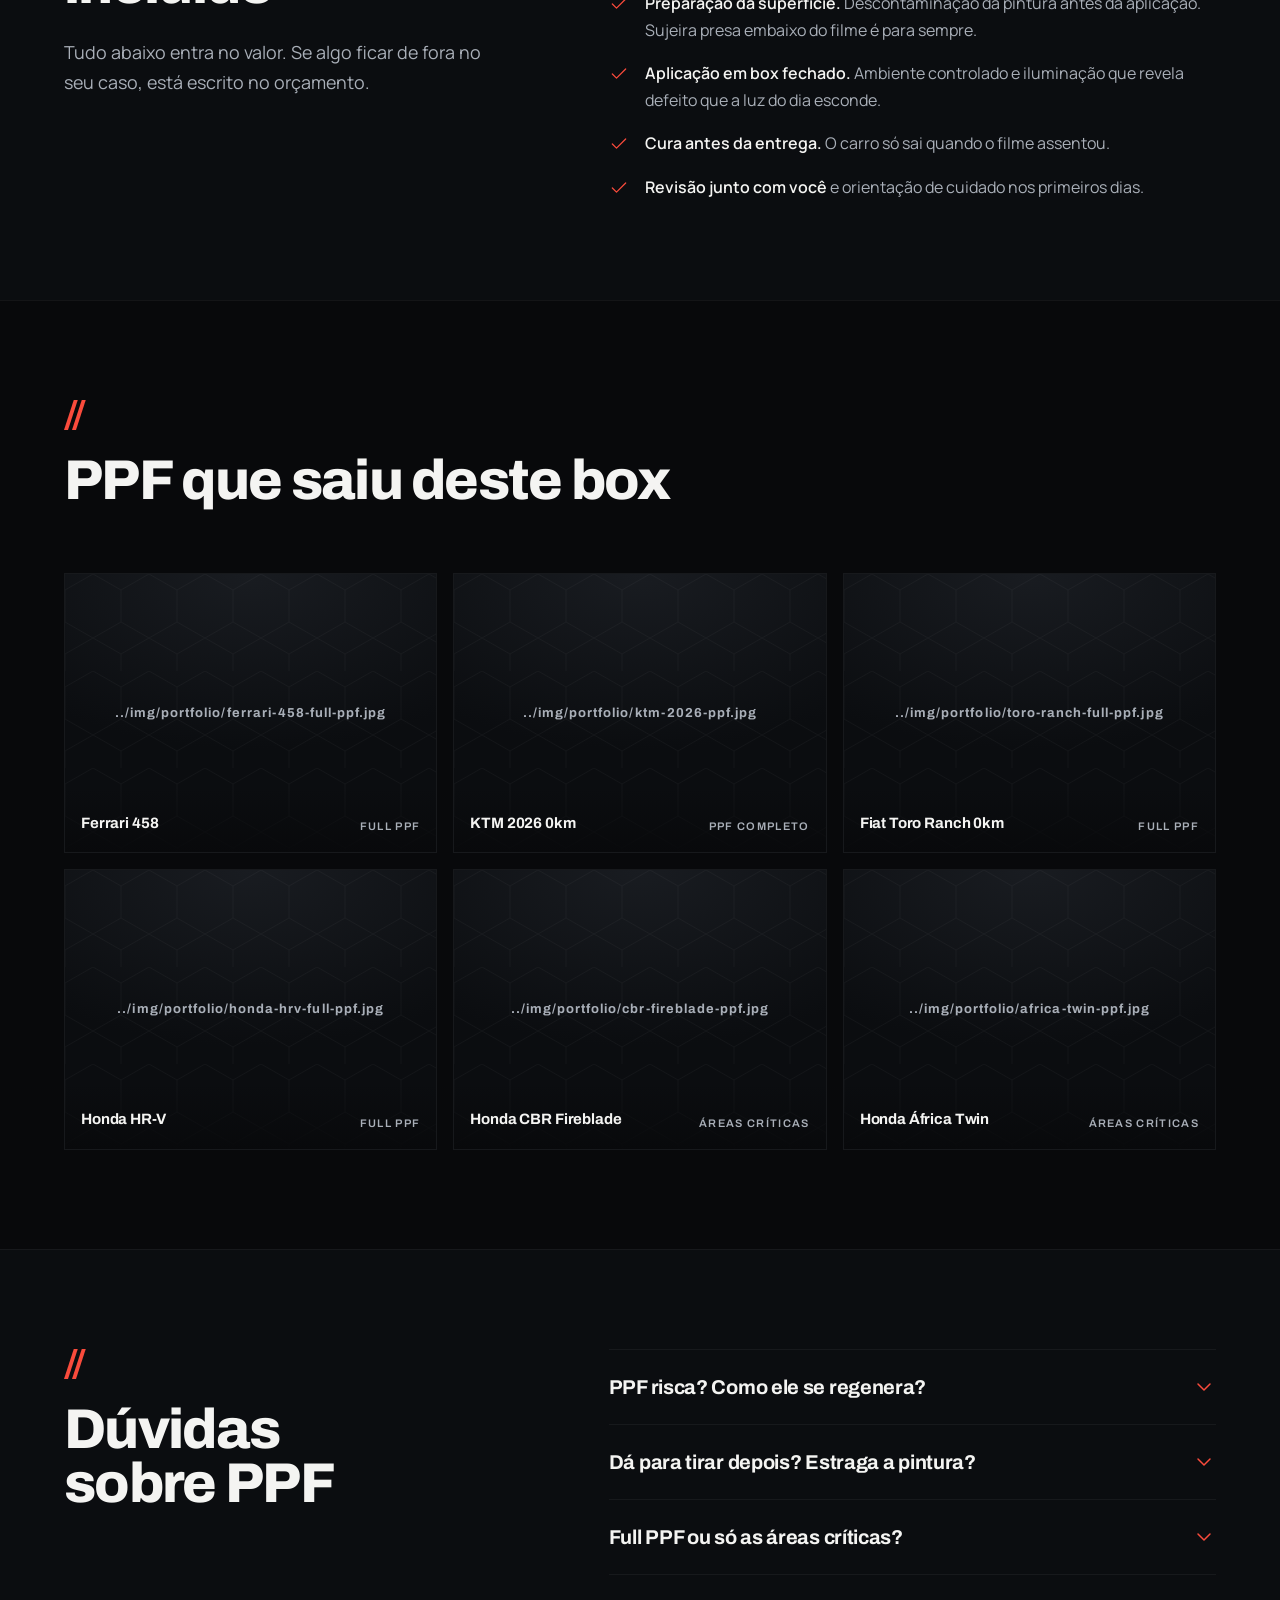
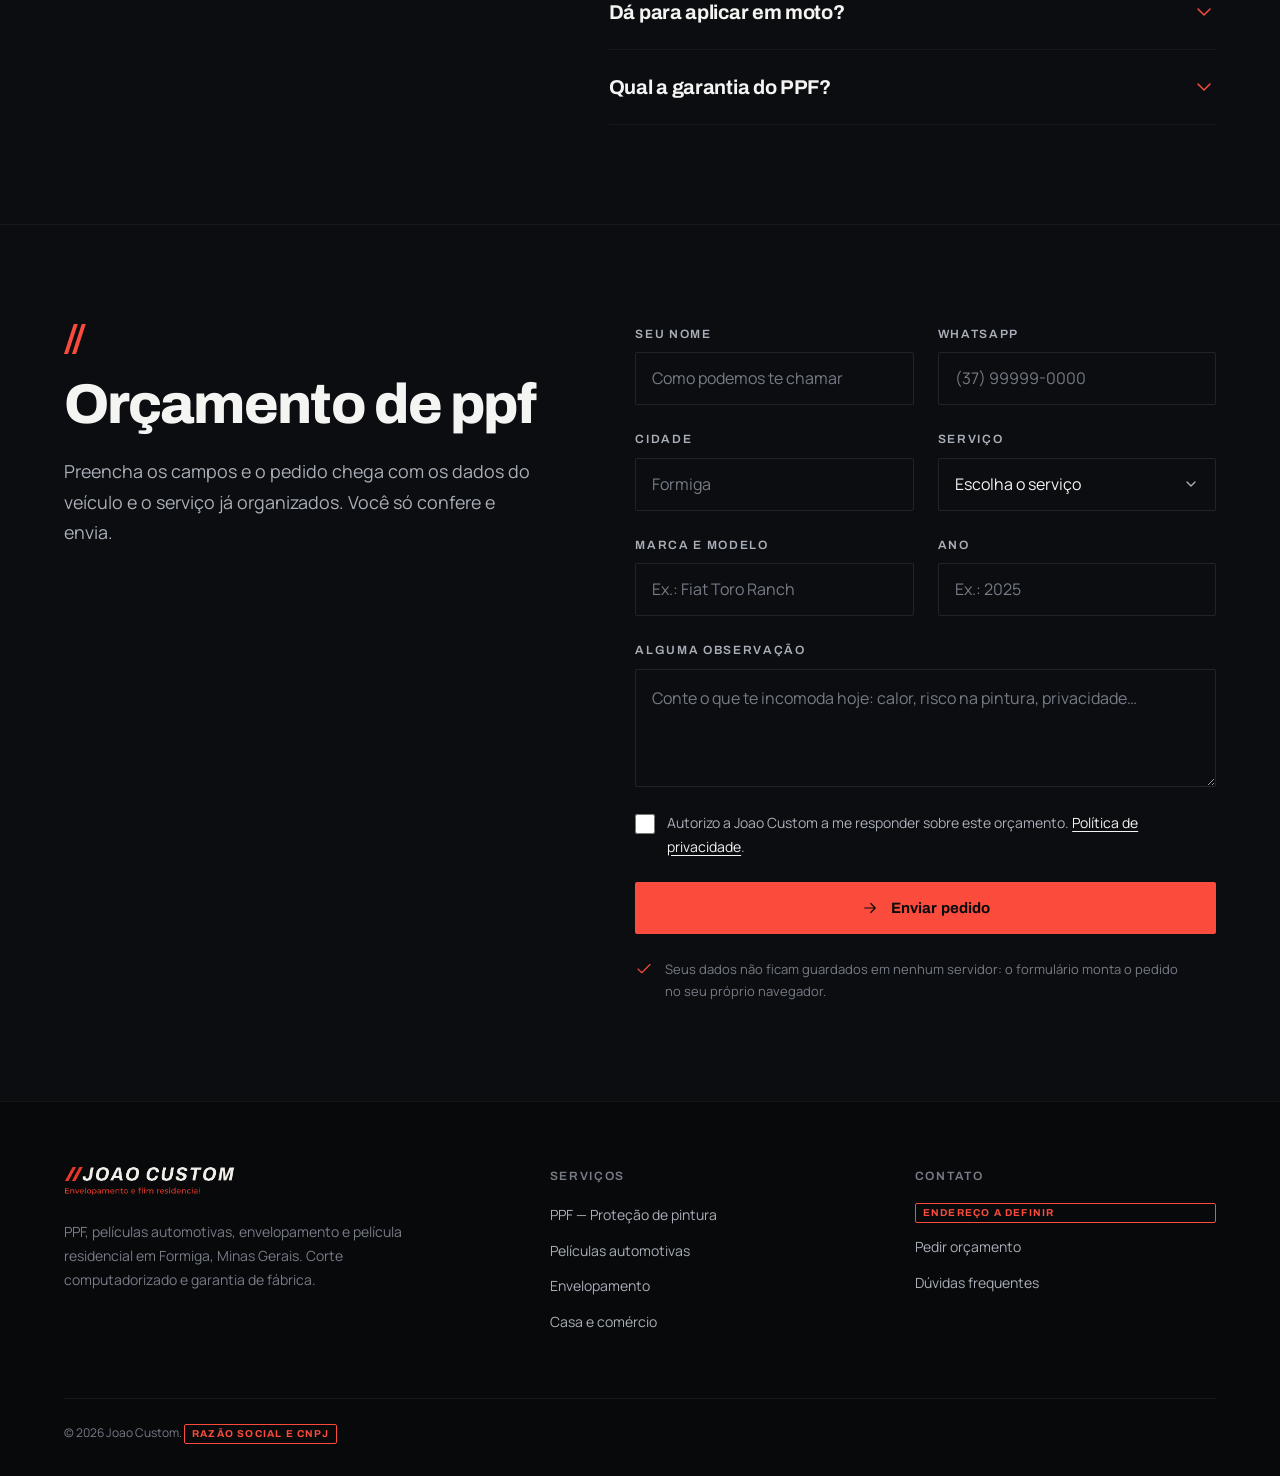
<file: ppf/index.html>
<!DOCTYPE html>
<html lang="pt-BR">
<head>
<meta charset="utf-8">
<meta name="viewport" content="width=device-width, initial-scale=1, viewport-fit=cover">
<title>PPF em Formiga MG — Proteção de pintura para carro e moto | Joao Custom</title>
<meta name="description" content="PPF em Formiga MG. Filme de poliuretano transparente que absorve pedrisco e risco no lugar da sua pintura. Corte em plotter, Full PPF ou áreas críticas, carros e motos.">
<meta name="theme-color" content="#08090b">
<link rel="canonical" href="https://www.joaocustom.com.br/ppf/">
<meta property="og:type" content="website">
<meta property="og:site_name" content="Joao Custom">
<meta property="og:locale" content="pt_BR">
<meta property="og:title" content="PPF em Formiga MG — Proteção de pintura para carro e moto | Joao Custom">
<meta property="og:description" content="PPF em Formiga MG. Filme de poliuretano transparente que absorve pedrisco e risco no lugar da sua pintura. Corte em plotter, Full PPF ou áreas críticas, carros e motos.">
<meta property="og:url" content="https://www.joaocustom.com.br/ppf/">
<meta property="og:image" content="https://www.joaocustom.com.br/img/logo/og-joao-custom.jpg">
<meta property="og:image:width" content="1200">
<meta property="og:image:height" content="630">
<meta name="twitter:card" content="summary_large_image">
<link rel="icon" href="../favicon.ico" sizes="any">
<link rel="icon" href="../img/logo/icon-512.png" type="image/png" sizes="512x512">
<link rel="apple-touch-icon" href="../img/logo/icon-180.png">
<link rel="preconnect" href="https://fonts.googleapis.com">
<link rel="preconnect" href="https://fonts.gstatic.com" crossorigin>
<link rel="stylesheet" href="https://fonts.googleapis.com/css2?family=Archivo:ital,wght@0,400..900;1,700..900&family=Manrope:wght@400..700&display=swap">
<link rel="stylesheet" href="../css/main.css">
<script>document.documentElement.className += ' js';</script>
<script type="application/ld+json">
{
  "@context": "https://schema.org",
  "@type": "Service",
  "name": "PPF — Película de proteção de pintura",
  "description": "Aplicação de película de proteção de pintura (PPF) em carros e motos, com corte computadorizado em plotter, em Formiga MG.",
  "serviceType": "PPF — Película de proteção de pintura",
  "url": "https://www.joaocustom.com.br/ppf/",
  "provider": {
    "@type": "AutoRepair",
    "@id": "https://www.joaocustom.com.br/#business",
    "name": "Joao Custom",
    "address": {
      "@type": "PostalAddress",
      "addressLocality": "Formiga",
      "addressRegion": "MG",
      "addressCountry": "BR"
    }
  },
  "areaServed": {
    "@type": "City",
    "name": "Formiga"
  }
}
</script>
<script type="application/ld+json">
{
  "@context": "https://schema.org",
  "@type": "FAQPage",
  "mainEntity": [
    {
      "@type": "Question",
      "name": "PPF risca? Como ele se regenera?",
      "acceptedAnswer": {
        "@type": "Answer",
        "text": "Risca, e é para isso que ele existe: o risco fica nele em vez de ficar na sua pintura. Nos riscos superficiais, os que você só vê no sol, a camada de cima volta ao lugar com o calor. Um dia parado ao sol ou água morna resolvem. Corte profundo, que atravessa o filme, não volta — mas esse corte teria ido direto na pintura."
      }
    },
    {
      "@type": "Question",
      "name": "Dá para tirar depois? Estraga a pintura?",
      "acceptedAnswer": {
        "@type": "Answer",
        "text": "Sai, e essa é a diferença para pintura. O filme é removido com calor controlado e a pintura de fábrica aparece do jeito que estava no dia da aplicação. Por isso PPF funciona tão bem em carro que vai ser revendido."
      }
    },
    {
      "@type": "Question",
      "name": "Full PPF ou só as áreas críticas?",
      "acceptedAnswer": {
        "@type": "Answer",
        "text": "Depende de quanto você roda em estrada. Quem faz muito asfalto aberto leva pedrisco no capô, no parachoque e nos retrovisores — as áreas críticas resolvem 80% do risco por uma fração do custo. Carro de coleção, carro escuro e carro que vai ficar anos com você justificam o Full PPF."
      }
    },
    {
      "@type": "Question",
      "name": "Dá para aplicar em moto?",
      "acceptedAnswer": {
        "@type": "Answer",
        "text": "Dá, e é onde o serviço muda mais de carro para moto. Tanque, carenagem e rabeta têm curva dupla e emenda de peça, então o molde e a paciência são outros. Aqui a gente pega esse serviço com frequência."
      }
    },
    {
      "@type": "Question",
      "name": "Qual a garantia do PPF?",
      "acceptedAnswer": {
        "@type": "Answer",
        "text": "A garantia varia com a linha de filme aplicada. Confirme no orçamento qual filme entra no seu carro e qual prazo a fábrica cobre. Padronizar garantia do PPF"
      }
    }
  ]
}
</script>
</head>

<body data-page="PPF">
<!--
  THESIS: O padrão da categoria executado no acabamento de montadora premium. Recusa o
    glow neon e a foto de carro molhado sob LED que todo aplicador de PPF publica.
  OWN-WORLD: Ground #08090B, texto giz #F4F4F2, aço para secundário. Vermelho #FA4B3C
    amostrado do PNG da logo, usado como marcador — fio de cabelo, //, estado ativo.
    Ação primária branca sobre preto. Archivo 800 travado em -0.03em, Manrope no corpo.
    Fio de cabelo e tabela no lugar de card; nenhuma sombra colorida.
  STORY: O visitante entende o serviço em linguagem de dono de carro, vê o que está
    incluído e a garantia com prazo, e pede orçamento pelo formulário com o serviço já
    identificado na mensagem.
  FIRST VIEWPORT: Mídia do serviço ao fundo com gradiente duplo, trilha de navegação,
    // vermelho, h1 de duas linhas, parágrafo de tradução técnica e ação branca.
  FORM: Canon da categoria — saída permanente escolhida pelo usuário sobre o sorteio de
    índice 5 (Molde de Corte). Régua de acabamento: Porsche / Polestar / BMW M. Seed b07b2364.
  FINISH: unreviewed and undocumented is unfinished; this build ends with the finish review, the verdict, and DESIGN.md
-->

<svg width="0" height="0" style="position:absolute" aria-hidden="true" focusable="false"><defs>
<symbol id="i-shield" viewBox="0 0 24 24"><path d="M20 13c0 5-3.5 7.5-7.66 8.95a1 1 0 0 1-.67-.01C7.5 20.5 4 18 4 13V6a1 1 0 0 1 1-1c2 0 4.5-1.2 6.24-2.72a1.17 1.17 0 0 1 1.52 0C14.51 3.81 17 5 19 5a1 1 0 0 1 1 1z"/></symbol>
<symbol id="i-shield-check" viewBox="0 0 24 24"><path d="M20 13c0 5-3.5 7.5-7.66 8.95a1 1 0 0 1-.67-.01C7.5 20.5 4 18 4 13V6a1 1 0 0 1 1-1c2 0 4.5-1.2 6.24-2.72a1.17 1.17 0 0 1 1.52 0C14.51 3.81 17 5 19 5a1 1 0 0 1 1 1z"/><path d="m9 12 2 2 4-4"/></symbol>
<symbol id="i-sun" viewBox="0 0 24 24"><circle cx="12" cy="12" r="4"/><path d="M12 2v2M12 20v2M4.93 4.93l1.41 1.41M17.66 17.66l1.41 1.41M2 12h2M20 12h2M6.34 17.66l-1.41 1.41M19.07 4.93l-1.41 1.41"/></symbol>
<symbol id="i-layers" viewBox="0 0 24 24"><path d="M12.83 2.18a2 2 0 0 0-1.66 0L2.6 6.08a1 1 0 0 0 0 1.83l8.58 3.91a2 2 0 0 0 1.66 0l8.58-3.9a1 1 0 0 0 0-1.83Z"/><path d="m6.08 10.5-3.5 1.6a1 1 0 0 0 0 1.81l8.6 3.91a2 2 0 0 0 1.65 0l8.58-3.9a1 1 0 0 0 0-1.83l-3.5-1.59"/></symbol>
<symbol id="i-window" viewBox="0 0 24 24"><rect x="3" y="3" width="18" height="18" rx="1"/><path d="M3 9.5h18M12 3v18"/></symbol>
<symbol id="i-scan" viewBox="0 0 24 24"><path d="M3 7V5a2 2 0 0 1 2-2h2M17 3h2a2 2 0 0 1 2 2v2M21 17v2a2 2 0 0 1-2 2h-2M7 21H5a2 2 0 0 1-2-2v-2"/><path d="M6.5 12h11"/></symbol>
<symbol id="i-award" viewBox="0 0 24 24"><circle cx="12" cy="8.5" r="5.5"/><path d="M8.2 13.1 7 22l5-2.8 5 2.8-1.2-8.9"/></symbol>
<symbol id="i-package" viewBox="0 0 24 24"><path d="M21 8a2 2 0 0 0-1-1.73l-7-4a2 2 0 0 0-2 0l-7 4A2 2 0 0 0 3 8v8a2 2 0 0 0 1 1.73l7 4a2 2 0 0 0 2 0l7-4A2 2 0 0 0 21 16Z"/><path d="m3.3 7 8.7 5 8.7-5M12 22V12M7.5 4.3l9 5.15"/></symbol>
<symbol id="i-bike" viewBox="0 0 24 24"><circle cx="18.5" cy="17.5" r="3.5"/><circle cx="5.5" cy="17.5" r="3.5"/><circle cx="15" cy="5" r="1"/><path d="M12 17.5V14l-3-3 4-3 2 3h2"/></symbol>
<symbol id="i-hex" viewBox="0 0 24 24"><path d="M12 2.5 20.5 7v10L12 21.5 3.5 17V7z"/><path d="M12 8.2 15.8 10.4v4.3L12 16.9l-3.8-2.2v-4.3z"/></symbol>
<symbol id="i-arrow" viewBox="0 0 24 24"><path d="M5 12h14M13 6l6 6-6 6"/></symbol>
<symbol id="i-chevron" viewBox="0 0 24 24"><path d="m6 9 6 6 6-6"/></symbol>
<symbol id="i-pin" viewBox="0 0 24 24"><path d="M20 10c0 6-8 12-8 12s-8-6-8-12a8 8 0 0 1 16 0Z"/><circle cx="12" cy="10" r="3"/></symbol>
<symbol id="i-clock" viewBox="0 0 24 24"><circle cx="12" cy="12" r="9"/><path d="M12 7v5.2l3 1.8"/></symbol>
<symbol id="i-check" viewBox="0 0 24 24"><path d="M20 6 9 17l-5-5"/></symbol>
<symbol id="i-alert" viewBox="0 0 24 24"><circle cx="12" cy="12" r="9"/><path d="M12 7.5v5M12 16.2h.01"/></symbol>
<symbol id="i-menu" viewBox="0 0 24 24"><path d="M3 6.5h18M3 12h18M3 17.5h18"/></symbol>
<symbol id="i-close" viewBox="0 0 24 24"><path d="m6 6 12 12M18 6 6 18"/></symbol>
<symbol id="i-map" viewBox="0 0 24 24"><path d="M14.1 5.55a2 2 0 0 0 1.79 0l3.66-1.83A1 1 0 0 1 21 4.62v12.76a1 1 0 0 1-.55.9l-4.56 2.27a2 2 0 0 1-1.78 0l-4.22-2.1a2 2 0 0 0-1.78 0l-3.66 1.83A1 1 0 0 1 3 19.38V6.62a1 1 0 0 1 .55-.9l4.56-2.27a2 2 0 0 1 1.78 0z"/><path d="M15 5.76v15M9 3.24v15"/></symbol>
<symbol id="i-refresh" viewBox="0 0 24 24"><path d="M21 12a9 9 0 1 1-6.22-8.56"/><path d="M21 3.5v6h-6"/></symbol>
</defs></svg>

<a class="skip-link" href="#main">Pular para o conteúdo</a>

<header class="nav">
  <div class="nav__inner">
    <a class="nav__logo" href="../" aria-label="Joao Custom, página inicial">
      <img src="../img/logo/joao-wordmark.png" alt="Joao Custom" width="531" height="50">
    </a>
    <nav class="nav__links" aria-label="Serviços">
      <a class="nav__link" href="../ppf/" aria-current="page">PPF</a>
      <a class="nav__link" href="../peliculas-automotivas/">Películas</a>
      <a class="nav__link" href="../envelopamento/">Envelopamento</a>
      <a class="nav__link" href="../peliculas-residenciais/">Residencial</a>
      <a class="nav__link" href="../contato/">Contato</a>
    </nav>
    <div class="nav__cta">
      <a class="btn btn--primary" data-quote="ppf">Orçamento<svg class="icon icon--sm icon--arrow" aria-hidden="true"><use href="#i-arrow"/></svg></a>
    </div>
    <button class="nav__toggle" type="button" aria-expanded="false" aria-controls="menu" aria-label="Abrir menu">
      <svg class="icon" aria-hidden="true"><use href="#i-menu"/></svg>
    </button>
  </div>
</header>

<div class="menu" id="menu" aria-hidden="true">
  <a class="menu__link" href="../ppf/">PPF <span>Proteção de pintura</span></a>
  <a class="menu__link" href="../peliculas-automotivas/">Películas <span>Controle solar</span></a>
  <a class="menu__link" href="../envelopamento/">Envelopamento <span>Carros e motos</span></a>
  <a class="menu__link" href="../peliculas-residenciais/">Residencial <span>Casa e comércio</span></a>
  <a class="menu__link" href="../contato/">Contato <span>Formiga · MG</span></a>
  <div class="menu__foot">
    <a class="btn btn--cta btn--block" data-quote="ppf"><svg class="icon icon--sm icon--arrow" aria-hidden="true"><use href="#i-arrow"/></svg>Pedir orçamento</a>
  </div>
</div>

<main id="main">

  <section class="phero hero">
    <div class="phero__media">
      <div class="slot">
        <div class="slot__meta">
          <span class="slot__name">../img/servicos/ppf-hero.jpg</span>
          <span class="slot__hint">Aplicação de PPF em close, na horizontal. 1920×1080.</span>
        </div>
      </div>
    </div>
    <div class="wrap">
      <nav class="crumbs" aria-label="Trilha de navegação">
        <a href="../">Início</a><span>/</span><span style="color:var(--steel)">PPF</span>
      </nav>
      <span class="mark" aria-hidden="true"><i></i><i></i></span>
      <h1>O risco fica no filme.<br>Não na sua pintura.</h1>
      <p>PPF é uma camada de poliuretano transparente aplicada sobre a pintura original. Ela absorve pedrisco de estrada, arranhão de chave e marca de inseto. Nos micro-riscos do dia a dia, ela se fecha sozinha com o calor do sol.</p>
      <div class="phero__actions">
        <a class="btn btn--primary" data-quote="ppf">
          Pedir orçamento
          <svg class="icon icon--sm icon--arrow" aria-hidden="true"><use href="#i-arrow"/></svg>
        </a>
        <a class="link-arrow" href="#orcamento">
          Preencher o formulário
          <svg class="icon icon--sm" aria-hidden="true"><use href="#i-arrow"/></svg>
        </a>
      </div>
    </div>
  </section>


  <section class="section" aria-label="O que é PPF">
    <div class="wrap split">
      <div class="split__aside" data-in>
        <span class="mark" aria-hidden="true"><i></i><i></i></span>
        <h2>O que é PPF, sem jargão</h2>
      </div>
      <div class="prose" data-in>
        <p>PPF é a sigla de <strong>Paint Protection Film</strong>, ou película de proteção de pintura.
          É um filme de poliuretano transparente, com espessura de verdade, colado sobre a pintura
          original do veículo.</p>
        <p>Ele não muda a cor e não deixa o carro com cara de plastificado. O que ele faz é assumir o
          dano no lugar da sua pintura: <strong>pedrisco de rodovia, arranhão de chave, unha na maçaneta,
          marca de inseto e resina de árvore</strong> batem no filme.</p>
        <p>Não confunda com vitrificação. Vitrificação é um líquido que cura e forma poucos mícrons de
          camada dura — ela dá brilho e facilita a lavagem, mas não segura impacto. São serviços
          diferentes que resolvem problemas diferentes.</p>
      </div>
    </div>
  </section>

  <section class="section section--alt" aria-label="Benefícios">
    <div class="wrap">
      <div class="section__head" data-in>
        <span class="mark" aria-hidden="true"><i></i><i></i></span>
        <h2>O que muda no seu carro</h2>
      </div>
      <dl class="stats" data-in>
        <div class="stat"><dt>Autorregenerante</dt><dd>Sim<small>Micro-risco fecha sozinho com o calor do sol ou água morna.</small></dd></div>
        <div class="stat"><dt>Reversível</dt><dd>Sim<small>Remoção com calor controlado. A pintura de fábrica aparece intacta.</small></dd></div>
        <div class="stat"><dt>Aparência</dt><dd>Transparente<small>Não altera a cor. Existe versão fosca para quem quer mudar o efeito.</small></dd></div>
        <div class="stat"><dt>Corte</dt><dd>No molde<small>Plotter Tech-Cut. Nenhuma lâmina apoiada na lataria.</small></dd></div>
      </dl>
    </div>
  </section>

  <section class="section" aria-label="Modalidades">
    <div class="wrap">
      <div class="section__head" data-in>
        <span class="mark" aria-hidden="true"><i></i><i></i></span>
        <h2>Full PPF ou áreas críticas</h2>
        <p>As duas modalidades usam o mesmo filme. O que muda é a cobertura — e o quanto do risco real do seu uso ela cobre.</p>
      </div>
      <div class="table-scroll" data-in>
        <table class="spectable">
          <caption>Comparativo de cobertura. O escopo final é definido no diagnóstico presencial.</caption>
          <thead>
            <tr><th scope="col">Modalidade</th><th scope="col">Cobertura</th><th scope="col">Indicada para</th><th scope="col">Tempo na loja</th></tr>
          </thead>
          <tbody>
            <tr>
              <th scope="row">Full PPF</th>
              <td>Veículo completo, peça por peça</td>
              <td>Carro 0km que vai ficar anos com você, cor escura, carro de coleção e veículo de alto valor de revenda.</td>
              <td>Vários dias, com cura antes da entrega</td>
            </tr>
            <tr>
              <th scope="row">PPF áreas críticas</th>
              <td>Parachoque, capô, retrovisores, colunas e faróis</td>
              <td>Quem roda muita estrada. Cobre onde o pedrisco realmente bate, por uma fração do Full.</td>
              <td>Menor, definido no orçamento</td>
            </tr>
            <tr>
              <th scope="row">PPF para motos</th>
              <td>Tanque, carenagem, rabeta e paralamas</td>
              <td>Esportivas e trail. Protege a área de contato com joelho, bota e fecho de jaqueta.</td>
              <td>Definido no orçamento</td>
            </tr>
          </tbody>
        </table>
      </div>
    </div>
  </section>

  <section class="section section--alt" aria-label="O que está incluído">
    <div class="wrap split">
      <div class="split__aside" data-in>
        <span class="mark" aria-hidden="true"><i></i><i></i></span>
        <h2>O que está incluído</h2>
        <p style="color:var(--steel);font-size:var(--fs-lead);margin-top:var(--s5)">
          Tudo abaixo entra no valor. Se algo ficar de fora no seu caso, está escrito no orçamento.
        </p>
      </div>
      <ul class="ticks" data-in>
        <li><svg class="icon" aria-hidden="true"><use href="#i-check"/></svg><span><b>Molde digital do seu modelo.</b> O desenho da peça sai da biblioteca do plotter, no tamanho exato.</span></li>
        <li><svg class="icon" aria-hidden="true"><use href="#i-check"/></svg><span><b>Corte fora do veículo.</b> O filme é cortado na mesa. Nenhuma lâmina toca a lataria.</span></li>
        <li><svg class="icon" aria-hidden="true"><use href="#i-check"/></svg><span><b>Preparação da superfície.</b> Descontaminação da pintura antes da aplicação. Sujeira presa embaixo do filme é para sempre.</span></li>
        <li><svg class="icon" aria-hidden="true"><use href="#i-check"/></svg><span><b>Aplicação em box fechado.</b> Ambiente controlado e iluminação que revela defeito que a luz do dia esconde.</span></li>
        <li><svg class="icon" aria-hidden="true"><use href="#i-check"/></svg><span><b>Cura antes da entrega.</b> O carro só sai quando o filme assentou.</span></li>
        <li><svg class="icon" aria-hidden="true"><use href="#i-check"/></svg><span><b>Revisão junto com você</b> e orientação de cuidado nos primeiros dias.</span></li>
      </ul>
    </div>
  </section>

  <section class="section" aria-label="Trabalhos de PPF">
    <div class="wrap">
      <div class="section__head" data-in>
        <span class="mark" aria-hidden="true"><i></i><i></i></span>
        <h2>PPF que saiu deste box</h2>
      </div>
      <div class="grid-work">
        <figure class="work"><div class="slot"><div class="slot__meta"><span class="slot__name">../img/portfolio/ferrari-458-full-ppf.jpg</span></div></div><span class="work__bar"></span><figcaption class="work__meta"><span class="work__name">Ferrari 458</span><span class="work__type">Full PPF</span></figcaption></figure>
        <figure class="work"><div class="slot"><div class="slot__meta"><span class="slot__name">../img/portfolio/ktm-2026-ppf.jpg</span></div></div><span class="work__bar"></span><figcaption class="work__meta"><span class="work__name">KTM 2026 0km</span><span class="work__type">PPF completo</span></figcaption></figure>
        <figure class="work"><div class="slot"><div class="slot__meta"><span class="slot__name">../img/portfolio/toro-ranch-full-ppf.jpg</span></div></div><span class="work__bar"></span><figcaption class="work__meta"><span class="work__name">Fiat Toro Ranch 0km</span><span class="work__type">Full PPF</span></figcaption></figure>
        <figure class="work"><div class="slot"><div class="slot__meta"><span class="slot__name">../img/portfolio/honda-hrv-full-ppf.jpg</span></div></div><span class="work__bar"></span><figcaption class="work__meta"><span class="work__name">Honda HR-V</span><span class="work__type">Full PPF</span></figcaption></figure>
        <figure class="work"><div class="slot"><div class="slot__meta"><span class="slot__name">../img/portfolio/cbr-fireblade-ppf.jpg</span></div></div><span class="work__bar"></span><figcaption class="work__meta"><span class="work__name">Honda CBR Fireblade</span><span class="work__type">Áreas críticas</span></figcaption></figure>
        <figure class="work"><div class="slot"><div class="slot__meta"><span class="slot__name">../img/portfolio/africa-twin-ppf.jpg</span></div></div><span class="work__bar"></span><figcaption class="work__meta"><span class="work__name">Honda África Twin</span><span class="work__type">Áreas críticas</span></figcaption></figure>
      </div>
    </div>
  </section>

  <section class="section section--alt" aria-label="Dúvidas sobre PPF">
    <div class="wrap split">
      <div class="split__aside" data-in>
        <span class="mark" aria-hidden="true"><i></i><i></i></span>
        <h2>Dúvidas sobre PPF</h2>
      </div>
      <div class="faq">
        <div class="faq__item">
          <button class="faq__q" type="button" aria-expanded="false" id="pq1" aria-controls="pa1">
            PPF risca? Como ele se regenera?
            <svg class="icon" aria-hidden="true"><use href="#i-chevron"/></svg>
          </button>
          <div class="faq__a" id="pa1" role="region" aria-labelledby="pq1"><div>
            <p>Risca, e é para isso que ele existe: o risco fica nele em vez de ficar na sua pintura. Nos riscos superficiais, os que você só vê no sol, a camada de cima volta ao lugar com o calor. Um dia parado ao sol ou água morna resolvem. Corte profundo, que atravessa o filme, não volta — mas esse corte teria ido direto na pintura.</p>
          </div></div>
        </div>
        <div class="faq__item">
          <button class="faq__q" type="button" aria-expanded="false" id="pq2" aria-controls="pa2">
            Dá para tirar depois? Estraga a pintura?
            <svg class="icon" aria-hidden="true"><use href="#i-chevron"/></svg>
          </button>
          <div class="faq__a" id="pa2" role="region" aria-labelledby="pq2"><div>
            <p>Sai, e essa é a diferença para pintura. O filme é removido com calor controlado e a pintura de fábrica aparece do jeito que estava no dia da aplicação. Por isso PPF funciona tão bem em carro que vai ser revendido.</p>
          </div></div>
        </div>
        <div class="faq__item">
          <button class="faq__q" type="button" aria-expanded="false" id="pq3" aria-controls="pa3">
            Full PPF ou só as áreas críticas?
            <svg class="icon" aria-hidden="true"><use href="#i-chevron"/></svg>
          </button>
          <div class="faq__a" id="pa3" role="region" aria-labelledby="pq3"><div>
            <p>Depende de quanto você roda em estrada. Quem faz muito asfalto aberto leva pedrisco no capô, no parachoque e nos retrovisores — as áreas críticas resolvem 80% do risco por uma fração do custo. Carro de coleção, carro escuro e carro que vai ficar anos com você justificam o Full PPF.</p>
          </div></div>
        </div>
        <div class="faq__item">
          <button class="faq__q" type="button" aria-expanded="false" id="pq4" aria-controls="pa4">
            Dá para aplicar em moto?
            <svg class="icon" aria-hidden="true"><use href="#i-chevron"/></svg>
          </button>
          <div class="faq__a" id="pa4" role="region" aria-labelledby="pq4"><div>
            <p>Dá, e é onde o serviço muda mais de carro para moto. Tanque, carenagem e rabeta têm curva dupla e emenda de peça, então o molde e a paciência são outros. Aqui a gente pega esse serviço com frequência.</p>
          </div></div>
        </div>
        <div class="faq__item">
          <button class="faq__q" type="button" aria-expanded="false" id="pq5" aria-controls="pa5">
            Qual a garantia do PPF?
            <svg class="icon" aria-hidden="true"><use href="#i-chevron"/></svg>
          </button>
          <div class="faq__a" id="pa5" role="region" aria-labelledby="pq5"><div>
            <p>A garantia varia com a linha de filme aplicada. Confirme no orçamento qual filme entra no seu carro e qual prazo a fábrica cobre. <span class="todo">Padronizar garantia do PPF</span></p>
          </div></div>
        </div>
      </div>
    </div>
  </section>


  <section class="section closer" id="orcamento" aria-labelledby="h-orc">
    <div class="wrap closer__grid">
      <div data-in>
        <span class="mark" aria-hidden="true"><i></i><i></i></span>
        <h2 id="h-orc">Orçamento de ppf</h2>
        <p style="color:var(--steel);font-size:var(--fs-lead);margin-top:var(--s5)">
          Preencha os campos e o pedido chega com os dados do veículo e o serviço já
          organizados. Você só confere e envia.
        </p>
      </div>
      <form class="form" data-quote-form novalidate>
        <div class="form__row">
          <div class="field">
            <label for="f-nome">Seu nome</label>
            <input id="f-nome" name="nome" type="text" autocomplete="name" placeholder="Como podemos te chamar">
            <span class="field__error"><svg class="icon icon--sm" aria-hidden="true"><use href="#i-alert"/></svg><span></span></span>
          </div>
          <div class="field">
            <label for="f-zap">WhatsApp</label>
            <input id="f-zap" name="whatsapp" type="tel" inputmode="tel" autocomplete="tel" placeholder="(37) 99999-0000">
            <span class="field__error"><svg class="icon icon--sm" aria-hidden="true"><use href="#i-alert"/></svg><span></span></span>
          </div>
        </div>
        <div class="form__row">
          <div class="field">
            <label for="f-cidade">Cidade</label>
            <input id="f-cidade" name="cidade" type="text" autocomplete="address-level2" placeholder="Formiga">
          </div>
          <div class="field">
            <label for="f-servico">Serviço</label>
            <select id="f-servico" name="servico">
              <option value="">Escolha o serviço</option>
              <option>PPF — veículo completo</option>
              <option>PPF — áreas críticas</option>
              <option>Película automotiva</option>
              <option>Envelopamento</option>
              <option>Película residencial ou comercial</option>
              <option>Ainda não sei, quero orientação</option>
            </select>
            <span class="field__error"><svg class="icon icon--sm" aria-hidden="true"><use href="#i-alert"/></svg><span></span></span>
          </div>
        </div>
        <div class="form__row">
          <div class="field">
            <label for="f-veiculo">Marca e modelo</label>
            <input id="f-veiculo" name="veiculo" type="text" placeholder="Ex.: Fiat Toro Ranch">
          </div>
          <div class="field">
            <label for="f-ano">Ano</label>
            <input id="f-ano" name="ano" type="text" inputmode="numeric" placeholder="Ex.: 2025">
          </div>
        </div>
        <div class="field">
          <label for="f-msg">Alguma observação</label>
          <textarea id="f-msg" name="mensagem" placeholder="Conte o que te incomoda hoje: calor, risco na pintura, privacidade…"></textarea>
        </div>
        <div class="check">
          <input id="f-consent" name="consent" type="checkbox">
          <label for="f-consent">Autorizo a Joao Custom a me responder sobre este orçamento.
            <a href="../politica-de-privacidade.html">Política de privacidade</a>.</label>
          <span class="field__error" style="grid-column:1/-1"><svg class="icon icon--sm" aria-hidden="true"><use href="#i-alert"/></svg><span></span></span>
        </div>
        <button class="btn btn--cta btn--block" type="submit">
          <svg class="icon icon--sm icon--arrow" aria-hidden="true"><use href="#i-arrow"/></svg>
          <span>Enviar pedido</span>
        </button>
        <p class="form__note">
          <svg class="icon icon--sm" aria-hidden="true"><use href="#i-check"/></svg>
          Seus dados não ficam guardados em nenhum servidor: o formulário monta o pedido
          no seu próprio navegador.
        </p>
      </form>
    </div>
  </section>

</main>

<footer class="foot">
  <div class="wrap">
    <div class="foot__grid">
      <div>
        <div class="foot__logo">
          <img src="../img/logo/joao-lockup.png" alt="Joao Custom — Envelopamento e film residencial" width="587" height="103" loading="lazy">
        </div>
        <p>PPF, películas automotivas, envelopamento e película residencial em Formiga, Minas Gerais.
          Corte computadorizado e garantia de fábrica.</p>
      </div>
      <div>
        <h5>Serviços</h5>
        <div class="foot__list">
          <a href="../ppf/">PPF — Proteção de pintura</a>
          <a href="../peliculas-automotivas/">Películas automotivas</a>
          <a href="../envelopamento/">Envelopamento</a>
          <a href="../peliculas-residenciais/">Casa e comércio</a>
        </div>
      </div>
      <div>
        <h5>Contato</h5>
        <div class="foot__list">
          <span class="todo">Endereço a definir</span>
          <a href="../contato/">Pedir orçamento</a>
          <a href="../#duvidas">Dúvidas frequentes</a>
        </div>
      </div>
    </div>
    <div class="foot__bottom">
      <span>© <span data-year>2026</span> Joao Custom. <span class="todo">Razão social e CNPJ</span></span>
    </div>
  </div>
</footer>

<a class="cta-float" data-quote="ppf" aria-label="Pedir orçamento">
  <svg class="icon icon--sm icon--arrow" aria-hidden="true"><use href="#i-arrow"/></svg>
  <span>Orçamento</span>
</a>

<script src="../js/main.js" defer></script>
</body>
</html>
</file>
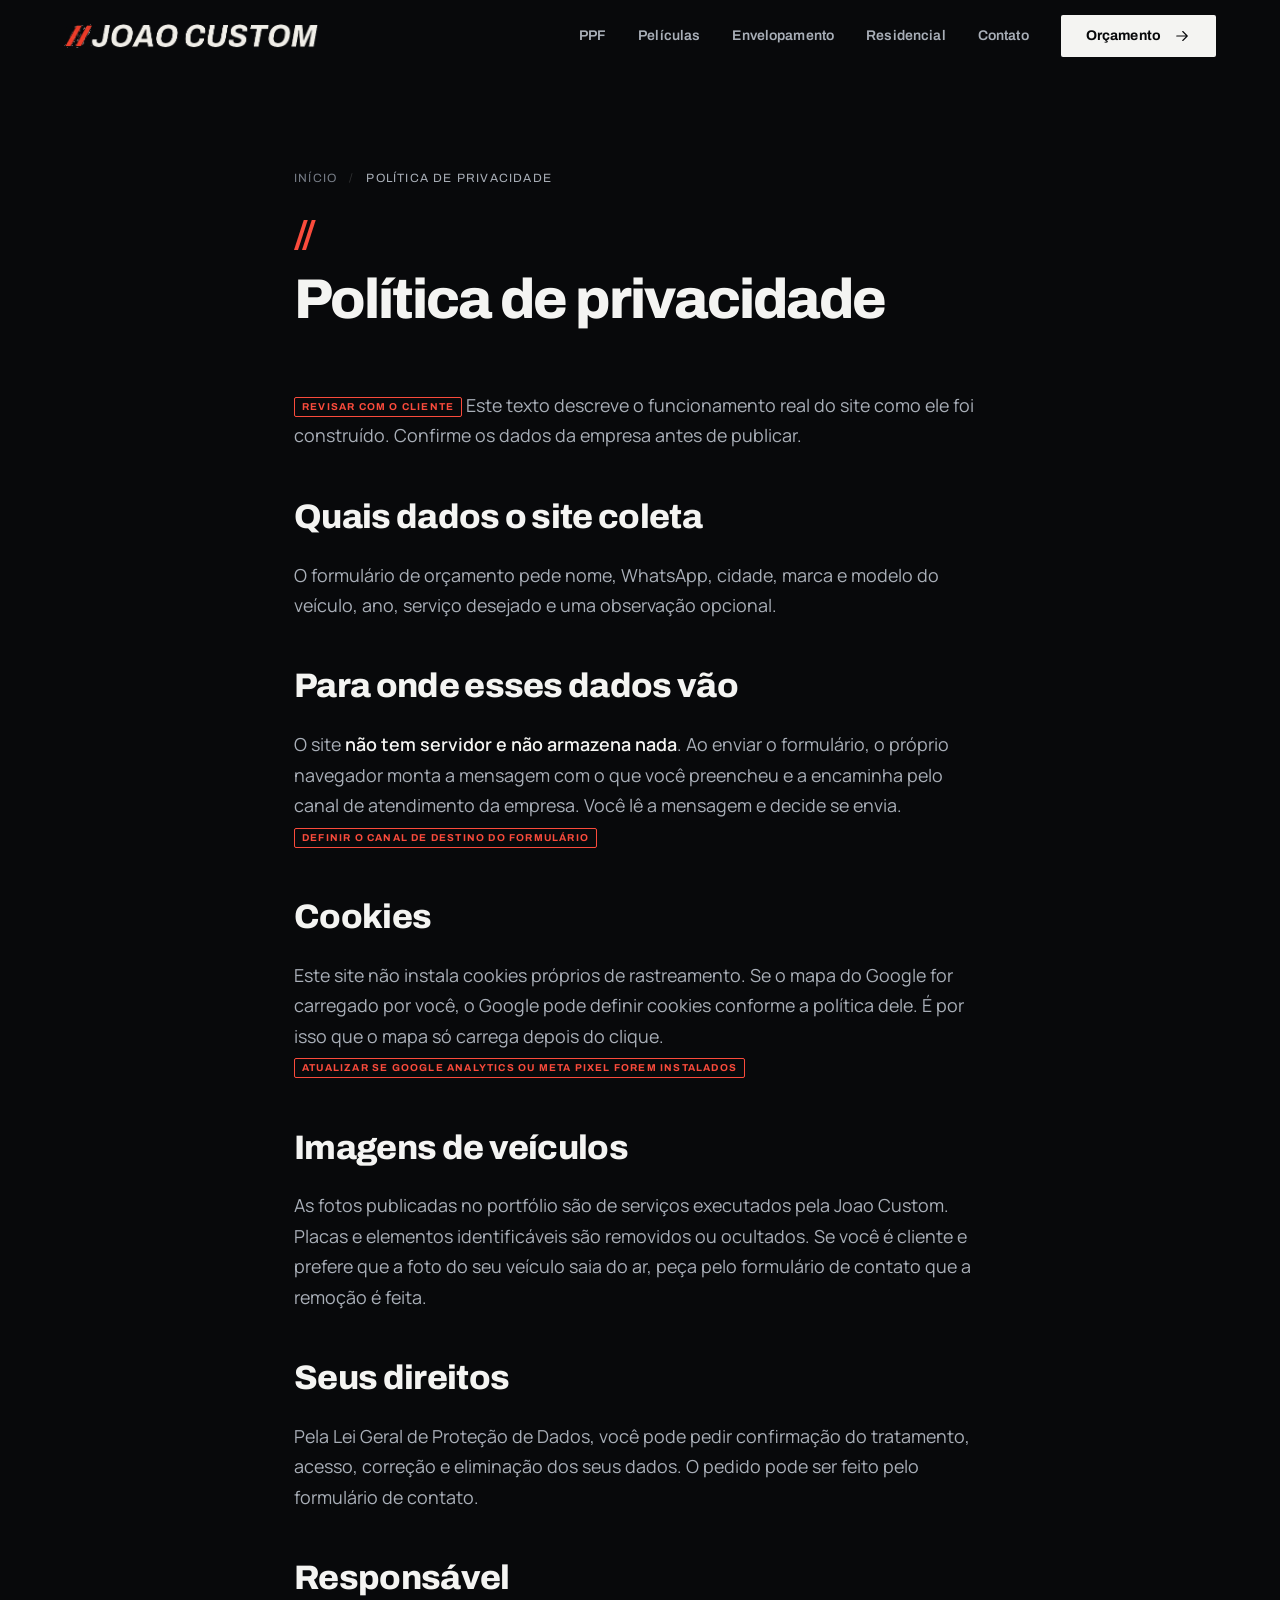
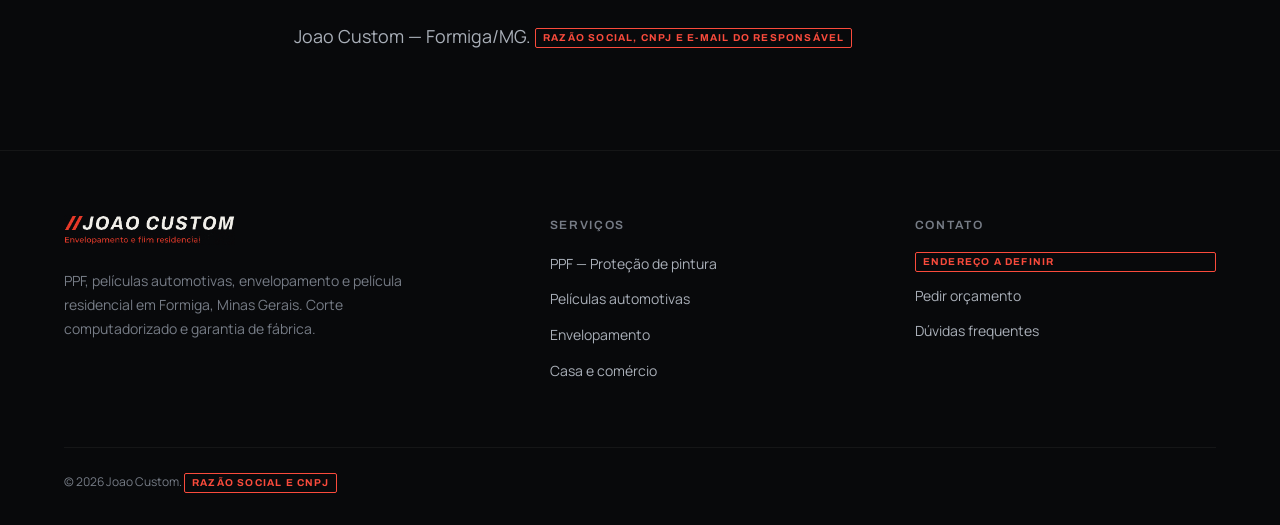
<file: politica-de-privacidade.html>
<!DOCTYPE html>
<html lang="pt-BR">
<head>
<meta charset="utf-8">
<meta name="viewport" content="width=device-width, initial-scale=1, viewport-fit=cover">
<title>Política de Privacidade — Joao Custom</title>
<meta name="description" content="Como a Joao Custom trata os dados enviados pelo formulário do site.">
<meta name="theme-color" content="#08090b">
<link rel="canonical" href="https://www.joaocustom.com.br/politica-de-privacidade.html">
<meta property="og:type" content="website">
<meta property="og:site_name" content="Joao Custom">
<meta property="og:locale" content="pt_BR">
<meta property="og:title" content="Política de Privacidade — Joao Custom">
<meta property="og:description" content="Como a Joao Custom trata os dados enviados pelo formulário do site.">
<meta property="og:url" content="https://www.joaocustom.com.br/politica-de-privacidade.html">
<meta property="og:image" content="https://www.joaocustom.com.br/img/logo/og-joao-custom.jpg">
<meta property="og:image:width" content="1200">
<meta property="og:image:height" content="630">
<meta name="twitter:card" content="summary_large_image">
<link rel="icon" href="favicon.ico" sizes="any">
<link rel="icon" href="img/logo/icon-512.png" type="image/png" sizes="512x512">
<link rel="apple-touch-icon" href="img/logo/icon-180.png">
<link rel="preconnect" href="https://fonts.googleapis.com">
<link rel="preconnect" href="https://fonts.gstatic.com" crossorigin>
<link rel="stylesheet" href="https://fonts.googleapis.com/css2?family=Archivo:ital,wght@0,400..900;1,700..900&family=Manrope:wght@400..700&display=swap">
<link rel="stylesheet" href="css/main.css">
<script>document.documentElement.className += ' js';</script>
<meta name="robots" content="noindex, follow">
</head>

<body data-page="Política de privacidade">
<!--
  THESIS: O padrão da categoria executado no acabamento de montadora premium. Recusa o
    glow neon e a foto de carro molhado sob LED que todo aplicador de PPF publica.
  OWN-WORLD: Ground #08090B, texto giz #F4F4F2, aço para secundário. Vermelho #FA4B3C
    amostrado do PNG da logo, usado como marcador — fio de cabelo, //, estado ativo.
    Ação primária branca sobre preto. Archivo 800 travado em -0.03em, Manrope no corpo.
    Fio de cabelo e tabela no lugar de card; nenhuma sombra colorida.
  STORY: O visitante entende o serviço em linguagem de dono de carro, vê o que está
    incluído e a garantia com prazo, e pede orçamento pelo formulário com o serviço já
    identificado na mensagem.
  FIRST VIEWPORT: Mídia do serviço ao fundo com gradiente duplo, trilha de navegação,
    // vermelho, h1 de duas linhas, parágrafo de tradução técnica e ação branca.
  FORM: Canon da categoria — saída permanente escolhida pelo usuário sobre o sorteio de
    índice 5 (Molde de Corte). Régua de acabamento: Porsche / Polestar / BMW M. Seed b07b2364.
  FINISH: unreviewed and undocumented is unfinished; this build ends with the finish review, the verdict, and DESIGN.md
-->

<svg width="0" height="0" style="position:absolute" aria-hidden="true" focusable="false"><defs>
<symbol id="i-shield" viewBox="0 0 24 24"><path d="M20 13c0 5-3.5 7.5-7.66 8.95a1 1 0 0 1-.67-.01C7.5 20.5 4 18 4 13V6a1 1 0 0 1 1-1c2 0 4.5-1.2 6.24-2.72a1.17 1.17 0 0 1 1.52 0C14.51 3.81 17 5 19 5a1 1 0 0 1 1 1z"/></symbol>
<symbol id="i-shield-check" viewBox="0 0 24 24"><path d="M20 13c0 5-3.5 7.5-7.66 8.95a1 1 0 0 1-.67-.01C7.5 20.5 4 18 4 13V6a1 1 0 0 1 1-1c2 0 4.5-1.2 6.24-2.72a1.17 1.17 0 0 1 1.52 0C14.51 3.81 17 5 19 5a1 1 0 0 1 1 1z"/><path d="m9 12 2 2 4-4"/></symbol>
<symbol id="i-sun" viewBox="0 0 24 24"><circle cx="12" cy="12" r="4"/><path d="M12 2v2M12 20v2M4.93 4.93l1.41 1.41M17.66 17.66l1.41 1.41M2 12h2M20 12h2M6.34 17.66l-1.41 1.41M19.07 4.93l-1.41 1.41"/></symbol>
<symbol id="i-layers" viewBox="0 0 24 24"><path d="M12.83 2.18a2 2 0 0 0-1.66 0L2.6 6.08a1 1 0 0 0 0 1.83l8.58 3.91a2 2 0 0 0 1.66 0l8.58-3.9a1 1 0 0 0 0-1.83Z"/><path d="m6.08 10.5-3.5 1.6a1 1 0 0 0 0 1.81l8.6 3.91a2 2 0 0 0 1.65 0l8.58-3.9a1 1 0 0 0 0-1.83l-3.5-1.59"/></symbol>
<symbol id="i-window" viewBox="0 0 24 24"><rect x="3" y="3" width="18" height="18" rx="1"/><path d="M3 9.5h18M12 3v18"/></symbol>
<symbol id="i-scan" viewBox="0 0 24 24"><path d="M3 7V5a2 2 0 0 1 2-2h2M17 3h2a2 2 0 0 1 2 2v2M21 17v2a2 2 0 0 1-2 2h-2M7 21H5a2 2 0 0 1-2-2v-2"/><path d="M6.5 12h11"/></symbol>
<symbol id="i-award" viewBox="0 0 24 24"><circle cx="12" cy="8.5" r="5.5"/><path d="M8.2 13.1 7 22l5-2.8 5 2.8-1.2-8.9"/></symbol>
<symbol id="i-package" viewBox="0 0 24 24"><path d="M21 8a2 2 0 0 0-1-1.73l-7-4a2 2 0 0 0-2 0l-7 4A2 2 0 0 0 3 8v8a2 2 0 0 0 1 1.73l7 4a2 2 0 0 0 2 0l7-4A2 2 0 0 0 21 16Z"/><path d="m3.3 7 8.7 5 8.7-5M12 22V12M7.5 4.3l9 5.15"/></symbol>
<symbol id="i-bike" viewBox="0 0 24 24"><circle cx="18.5" cy="17.5" r="3.5"/><circle cx="5.5" cy="17.5" r="3.5"/><circle cx="15" cy="5" r="1"/><path d="M12 17.5V14l-3-3 4-3 2 3h2"/></symbol>
<symbol id="i-hex" viewBox="0 0 24 24"><path d="M12 2.5 20.5 7v10L12 21.5 3.5 17V7z"/><path d="M12 8.2 15.8 10.4v4.3L12 16.9l-3.8-2.2v-4.3z"/></symbol>
<symbol id="i-arrow" viewBox="0 0 24 24"><path d="M5 12h14M13 6l6 6-6 6"/></symbol>
<symbol id="i-chevron" viewBox="0 0 24 24"><path d="m6 9 6 6 6-6"/></symbol>
<symbol id="i-pin" viewBox="0 0 24 24"><path d="M20 10c0 6-8 12-8 12s-8-6-8-12a8 8 0 0 1 16 0Z"/><circle cx="12" cy="10" r="3"/></symbol>
<symbol id="i-clock" viewBox="0 0 24 24"><circle cx="12" cy="12" r="9"/><path d="M12 7v5.2l3 1.8"/></symbol>
<symbol id="i-check" viewBox="0 0 24 24"><path d="M20 6 9 17l-5-5"/></symbol>
<symbol id="i-alert" viewBox="0 0 24 24"><circle cx="12" cy="12" r="9"/><path d="M12 7.5v5M12 16.2h.01"/></symbol>
<symbol id="i-menu" viewBox="0 0 24 24"><path d="M3 6.5h18M3 12h18M3 17.5h18"/></symbol>
<symbol id="i-close" viewBox="0 0 24 24"><path d="m6 6 12 12M18 6 6 18"/></symbol>
<symbol id="i-map" viewBox="0 0 24 24"><path d="M14.1 5.55a2 2 0 0 0 1.79 0l3.66-1.83A1 1 0 0 1 21 4.62v12.76a1 1 0 0 1-.55.9l-4.56 2.27a2 2 0 0 1-1.78 0l-4.22-2.1a2 2 0 0 0-1.78 0l-3.66 1.83A1 1 0 0 1 3 19.38V6.62a1 1 0 0 1 .55-.9l4.56-2.27a2 2 0 0 1 1.78 0z"/><path d="M15 5.76v15M9 3.24v15"/></symbol>
<symbol id="i-refresh" viewBox="0 0 24 24"><path d="M21 12a9 9 0 1 1-6.22-8.56"/><path d="M21 3.5v6h-6"/></symbol>
</defs></svg>

<a class="skip-link" href="#main">Pular para o conteúdo</a>

<header class="nav">
  <div class="nav__inner">
    <a class="nav__logo" href="./" aria-label="Joao Custom, página inicial">
      <img src="img/logo/joao-wordmark.png" alt="Joao Custom" width="531" height="50">
    </a>
    <nav class="nav__links" aria-label="Serviços">
      <a class="nav__link" href="ppf/">PPF</a>
      <a class="nav__link" href="peliculas-automotivas/">Películas</a>
      <a class="nav__link" href="envelopamento/">Envelopamento</a>
      <a class="nav__link" href="peliculas-residenciais/">Residencial</a>
      <a class="nav__link" href="contato/">Contato</a>
    </nav>
    <div class="nav__cta">
      <a class="btn btn--primary" data-quote="um serviço">Orçamento<svg class="icon icon--sm icon--arrow" aria-hidden="true"><use href="#i-arrow"/></svg></a>
    </div>
    <button class="nav__toggle" type="button" aria-expanded="false" aria-controls="menu" aria-label="Abrir menu">
      <svg class="icon" aria-hidden="true"><use href="#i-menu"/></svg>
    </button>
  </div>
</header>

<div class="menu" id="menu" aria-hidden="true">
  <a class="menu__link" href="ppf/">PPF <span>Proteção de pintura</span></a>
  <a class="menu__link" href="peliculas-automotivas/">Películas <span>Controle solar</span></a>
  <a class="menu__link" href="envelopamento/">Envelopamento <span>Carros e motos</span></a>
  <a class="menu__link" href="peliculas-residenciais/">Residencial <span>Casa e comércio</span></a>
  <a class="menu__link" href="contato/">Contato <span>Formiga · MG</span></a>
  <div class="menu__foot">
    <a class="btn btn--cta btn--block" data-quote="um serviço"><svg class="icon icon--sm icon--arrow" aria-hidden="true"><use href="#i-arrow"/></svg>Pedir orçamento</a>
  </div>
</div>

<main id="main">
  <section class="section" style="padding-top:calc(var(--nav-h) + var(--s9))">
    <div class="wrap" style="max-width:820px">
      <nav class="crumbs" aria-label="Trilha de navegação">
        <a href="./">Início</a><span>/</span><span style="color:var(--steel)">Política de privacidade</span>
      </nav>
      <span class="mark" aria-hidden="true"><i></i><i></i></span>
      <h1 style="font-size:var(--fs-display-l)">Política de privacidade</h1>

      <div class="prose" style="margin-top:var(--s8)">
        <p><span class="todo">Revisar com o cliente</span> Este texto descreve o funcionamento real do
          site como ele foi construído. Confirme os dados da empresa antes de publicar.</p>

        <h3>Quais dados o site coleta</h3>
        <p>O formulário de orçamento pede nome, WhatsApp, cidade, marca e modelo do veículo, ano,
          serviço desejado e uma observação opcional.</p>

        <h3>Para onde esses dados vão</h3>
        <p>O site <strong>não tem servidor e não armazena nada</strong>. Ao enviar o formulário, o
          próprio navegador monta a mensagem com o que você preencheu e a encaminha pelo canal de
          atendimento da empresa. Você lê a mensagem e decide se envia.
          <span class="todo">Definir o canal de destino do formulário</span></p>

        <h3>Cookies</h3>
        <p>Este site não instala cookies próprios de rastreamento. Se o mapa do Google for carregado
          por você, o Google pode definir cookies conforme a política dele. É por isso que o mapa só
          carrega depois do clique. <span class="todo">Atualizar se Google Analytics ou Meta Pixel forem instalados</span></p>

        <h3>Imagens de veículos</h3>
        <p>As fotos publicadas no portfólio são de serviços executados pela Joao Custom. Placas e
          elementos identificáveis são removidos ou ocultados. Se você é cliente e prefere que a foto
          do seu veículo saia do ar, peça pelo formulário de contato que a remoção é feita.</p>

        <h3>Seus direitos</h3>
        <p>Pela Lei Geral de Proteção de Dados, você pode pedir confirmação do tratamento, acesso,
          correção e eliminação dos seus dados. O pedido pode ser feito pelo formulário de contato.</p>

        <h3>Responsável</h3>
        <p>Joao Custom — Formiga/MG.
          <span class="todo">Razão social, CNPJ e e-mail do responsável</span></p>
      </div>
    </div>
  </section>
</main>

<footer class="foot">
  <div class="wrap">
    <div class="foot__grid">
      <div>
        <div class="foot__logo">
          <img src="img/logo/joao-lockup.png" alt="Joao Custom — Envelopamento e film residencial" width="587" height="103" loading="lazy">
        </div>
        <p>PPF, películas automotivas, envelopamento e película residencial em Formiga, Minas Gerais.
          Corte computadorizado e garantia de fábrica.</p>
      </div>
      <div>
        <h5>Serviços</h5>
        <div class="foot__list">
          <a href="ppf/">PPF — Proteção de pintura</a>
          <a href="peliculas-automotivas/">Películas automotivas</a>
          <a href="envelopamento/">Envelopamento</a>
          <a href="peliculas-residenciais/">Casa e comércio</a>
        </div>
      </div>
      <div>
        <h5>Contato</h5>
        <div class="foot__list">
          <span class="todo">Endereço a definir</span>
          <a href="contato/">Pedir orçamento</a>
          <a href="#duvidas">Dúvidas frequentes</a>
        </div>
      </div>
    </div>
    <div class="foot__bottom">
      <span>© <span data-year>2026</span> Joao Custom. <span class="todo">Razão social e CNPJ</span></span>
    </div>
  </div>
</footer>

<a class="cta-float" data-quote="um serviço" aria-label="Pedir orçamento">
  <svg class="icon icon--sm icon--arrow" aria-hidden="true"><use href="#i-arrow"/></svg>
  <span>Orçamento</span>
</a>

<script src="js/main.js" defer></script>
</body>
</html>
</file>
<file: css/main.css>
/* ==========================================================================
   JOAO CUSTOM — Sistema visual
   Ground: near-black. Texto: chalk. Vermelho: marcador, nunca ambiente.
   Régua de acabamento: montadoras premium (Porsche / Polestar / BMW M).
   ========================================================================== */

/* --------------------------------------------------------------------------
   1. Reset
   -------------------------------------------------------------------------- */

*, *::before, *::after { box-sizing: border-box; }

* { margin: 0; }

html {
  -webkit-text-size-adjust: 100%;
  scroll-behavior: smooth;
  scroll-padding-top: 88px;
}

body {
  -webkit-font-smoothing: antialiased;
  -moz-osx-font-smoothing: grayscale;
  text-rendering: optimizeLegibility;
}

img, picture, video, canvas, svg { display: block; max-width: 100%; }

input, button, textarea, select { font: inherit; color: inherit; }

p, h1, h2, h3, h4, h5, h6 { overflow-wrap: break-word; }

ul[class], ol[class] { list-style: none; padding: 0; }

a { color: inherit; text-decoration: none; }

/* --------------------------------------------------------------------------
   2. Tokens
   -------------------------------------------------------------------------- */

:root {
  /* Ground e superfícies — nunca #000 puro (smear em OLED) */
  --ink-900: #08090b;
  --ink-850: #0b0d10;
  --ink-800: #0f1114;
  --ink-750: #14161a;
  --ink-700: #191c21;
  --ink-600: #23262d;

  /* Fios de cabelo */
  --line:        rgba(255, 255, 255, 0.09);
  --line-strong: rgba(255, 255, 255, 0.16);
  --line-faint:  rgba(255, 255, 255, 0.05);

  /* Texto — off-white amostrado do wordmark (#FBFBF9) */
  --chalk:  #f4f4f2;
  --steel:  #a9afb8;
  --steel-dim: #767c86;

  /* Marca — amostrado do PNG da logo, não suposto.
     #FA4B3C = mediana de 7.838 pixels do núcleo das barras //.
     5,73:1 sobre o ground: passa AA como texto e como superfície. */
  --red:      #fa4b3c;
  --red-hi:   #ff6151;  /* hover sobre superfície vermelha */
  --red-ink:  #0a0b0d;  /* texto sobre vermelho — 5,73:1 */
  --red-deep: #c0301f;  /* raro: quando precisa de branco por cima — 5,7:1 */
  --red-dim:  rgba(250, 75, 60, 0.13);

  /* Canal funcional */

  /* Tipografia */
  --font-display: 'Archivo', 'Arial Narrow', system-ui, sans-serif;
  --font-body: 'Manrope', system-ui, -apple-system, sans-serif;

  --fs-display-xl: clamp(2.75rem, 8.5vw, 6rem);
  --fs-display-l:  clamp(2rem, 5vw, 3.5rem);
  --fs-display-m:  clamp(1.5rem, 3vw, 2.125rem);
  --fs-display-s:  clamp(1.2rem, 2vw, 1.4rem);
  --fs-lead:       clamp(1.0625rem, 1.4vw, 1.1875rem);
  --fs-body:       1rem;
  --fs-small:      0.875rem;
  --fs-label:      0.75rem;

  /* Espaço */
  --s1: 0.25rem; --s2: 0.5rem;  --s3: 0.75rem; --s4: 1rem;
  --s5: 1.5rem;  --s6: 2rem;    --s7: 3rem;    --s8: 4rem;
  --s9: 6rem;    --s10: 8rem;   --s11: 10rem;

  --gutter: clamp(1.25rem, 5vw, 4rem);
  --wrap: 1320px;
  --section-y: clamp(4.5rem, 11vh, 9rem);

  /* Motion — personalidade Premium: lento, sem overshoot */
  --ease-out:   cubic-bezier(0.16, 1, 0.3, 1);
  --ease-inout: cubic-bezier(0.4, 0, 0.2, 1);
  --ease-in:    cubic-bezier(0.3, 0, 1, 1);
  --t-quick: 180ms;
  --t-base:  420ms;
  --t-slow:  900ms;

  --radius: 2px;
  --nav-h: 72px;
}

/* --------------------------------------------------------------------------
   3. Base
   -------------------------------------------------------------------------- */

body {
  background: var(--ink-900);
  color: var(--chalk);
  font-family: var(--font-body);
  font-size: var(--fs-body);
  line-height: 1.7;
  font-weight: 400;
  overflow-x: hidden;
}

h1, h2, h3, h4 {
  font-family: var(--font-display);
  font-weight: 800;
  letter-spacing: -0.03em;
  line-height: 0.98;
  text-wrap: balance;
}

h1 { font-size: var(--fs-display-xl); line-height: 0.92; letter-spacing: -0.035em; }
h2 { font-size: var(--fs-display-l); }
h3 { font-size: var(--fs-display-m); letter-spacing: -0.02em; line-height: 1.08; }
h4 { font-size: var(--fs-display-s); letter-spacing: -0.015em; line-height: 1.2; }

p { max-width: 68ch; }

::selection { background: var(--red); color: #fff; }

:focus-visible {
  outline: 2px solid var(--red);
  outline-offset: 3px;
  border-radius: 1px;
}

.skip-link {
  position: absolute;
  top: -100px;
  left: var(--gutter);
  z-index: 999;
  padding: var(--s3) var(--s5);
  background: var(--chalk);
  color: var(--ink-900);
  font-weight: 700;
  transition: top var(--t-quick) var(--ease-out);
}
.skip-link:focus-visible { top: var(--s4); }

.sr-only {
  position: absolute; width: 1px; height: 1px;
  padding: 0; margin: -1px; overflow: hidden;
  clip: rect(0, 0, 0, 0); white-space: nowrap; border: 0;
}

/* --------------------------------------------------------------------------
   4. Primitivas de layout
   -------------------------------------------------------------------------- */

.wrap {
  width: 100%;
  max-width: var(--wrap);
  margin-inline: auto;
  padding-inline: var(--gutter);
}

.section { padding-block: var(--section-y); position: relative; }
.section--tight { padding-block: clamp(3rem, 7vh, 5rem); }
.section--flush-top { padding-top: 0; }
.section--alt { background: var(--ink-850); }
.section + .section--alt,
.section--alt + .section { border-top: 1px solid var(--line-faint); }

.section__head { margin-bottom: clamp(2.5rem, 5vw, 4.5rem); max-width: 62ch; }
.section__head p { color: var(--steel); font-size: var(--fs-lead); margin-top: var(--s5); }

/* A marca // — dispositivo gráfico da identidade, não um rótulo */
.mark {
  display: inline-flex;
  gap: 4px;
  margin-bottom: var(--s5);
}
.mark i {
  display: block;
  width: clamp(3px, 0.32vw, 4px);
  height: clamp(20px, 2.4vw, 30px);
  background: var(--red);
  transform: skewX(-18deg);
  transform-origin: bottom;
}

.rule { height: 1px; background: var(--line); border: 0; }

/* --------------------------------------------------------------------------
   5. Ícones
   -------------------------------------------------------------------------- */

.icon {
  width: 24px; height: 24px;
  flex: none;
  stroke: currentColor;
  stroke-width: 1.5;
  stroke-linecap: round;
  stroke-linejoin: round;
  fill: none;
}
.icon--sm { width: 18px; height: 18px; }
.icon--lg { width: 32px; height: 32px; stroke-width: 1.25; }

/* Marcas de terceiros (WhatsApp) são glifos sólidos, não traçados.
   O contorno do set Lucide deformava o logo; aqui ele volta a ser preenchido. */
.icon--brand {
  fill: currentColor;
  stroke: none;
  shape-rendering: geometricPrecision;
}

/* --------------------------------------------------------------------------
   6. Botões
   -------------------------------------------------------------------------- */

.btn {
  display: inline-flex;
  align-items: center;
  justify-content: center;
  gap: var(--s3);
  min-height: 52px;
  padding: 0 var(--s6);
  border: 1px solid transparent;
  border-radius: var(--radius);
  font-family: var(--font-display);
  font-size: 0.9375rem;
  font-weight: 700;
  letter-spacing: 0.01em;
  cursor: pointer;
  text-align: center;
  transition:
    background-color var(--t-quick) var(--ease-inout),
    border-color var(--t-quick) var(--ease-inout),
    color var(--t-quick) var(--ease-inout),
    transform var(--t-quick) var(--ease-out);
}
.btn:active { transform: translateY(1px); }

/* Ação primária: branco sobre preto. O vermelho fica de marcador. */
.btn--primary { background: var(--chalk); color: var(--ink-900); }
.btn--primary:hover { background: #fff; }

.btn--ghost { border-color: var(--line-strong); color: var(--chalk); background: transparent; }
.btn--ghost:hover { border-color: var(--chalk); background: rgba(255, 255, 255, 0.04); }

.btn--cta { background: var(--red); color: var(--red-ink); }
.btn--cta:hover { background: var(--red-hi); }

.btn--block { width: 100%; }

.btn .icon { transition: transform var(--t-base) var(--ease-out); }
.btn:hover .icon--arrow { transform: translateX(4px); }

/* Link com seta — a ação secundária do canon automotivo */
.link-arrow {
  display: inline-flex;
  align-items: center;
  gap: var(--s3);
  font-family: var(--font-display);
  font-weight: 700;
  font-size: 0.9375rem;
  padding-block: var(--s2);
  border-bottom: 1px solid var(--line-strong);
  transition: border-color var(--t-base) var(--ease-inout), color var(--t-base) var(--ease-inout);
}
.link-arrow:hover { border-bottom-color: var(--red); color: #fff; }
.link-arrow .icon { transition: transform var(--t-base) var(--ease-out); }
.link-arrow:hover .icon { transform: translateX(5px); }

/* --------------------------------------------------------------------------
   7. Rótulos e dados
   -------------------------------------------------------------------------- */

.label {
  font-family: var(--font-display);
  font-size: var(--fs-label);
  font-weight: 600;
  letter-spacing: 0.16em;
  text-transform: uppercase;
  color: var(--steel-dim);
}

.spec {
  font-variant-numeric: tabular-nums;
  font-feature-settings: 'tnum' 1;
}

/* Marcação de pendência — some quando o dado real entrar */
.todo {
  display: inline-flex;
  align-items: center;
  gap: 6px;
  padding: 2px 7px;
  border: 1px solid var(--red);
  border-radius: 2px;
  color: var(--red);
  font-family: var(--font-display);
  font-size: 0.625rem;
  font-weight: 700;
  letter-spacing: 0.12em;
  text-transform: uppercase;
  vertical-align: middle;
  line-height: 1.4;
}

/* --------------------------------------------------------------------------
   8. Slot de mídia — placeholder desenhado, não imagem quebrada
   -------------------------------------------------------------------------- */

.slot {
  position: relative;
  display: grid;
  place-items: center;
  overflow: hidden;
  background:
    radial-gradient(120% 90% at 50% 0%, var(--ink-700), var(--ink-850) 70%);
  border: 1px solid var(--line-faint);
  aspect-ratio: var(--slot-ratio, 16 / 10);
  isolation: isolate;
}
.slot::before {
  content: '';
  position: absolute;
  inset: 0;
  background-image: url("data:image/svg+xml,%3Csvg xmlns='http://www.w3.org/2000/svg' width='56' height='97' viewBox='0 0 56 97'%3E%3Cpath d='M28 0 56 16v32L28 64 0 48V16z' fill='none' stroke='%23fff' stroke-width='1'/%3E%3Cpath d='M28 64 56 80v32L28 128 0 112V80z' fill='none' stroke='%23fff' stroke-width='1'/%3E%3C/svg%3E");
  background-size: 56px 97px;
  opacity: 0.035;
  z-index: -1;
}
.slot__meta {
  display: flex;
  flex-direction: column;
  align-items: center;
  gap: var(--s3);
  padding: var(--s5);
  text-align: center;
  color: var(--steel-dim);
}
.slot__name {
  font-family: var(--font-display);
  font-size: 0.8125rem;
  font-weight: 700;
  letter-spacing: 0.08em;
  color: var(--steel);
  word-break: break-all;
}
.slot__hint { font-size: 0.75rem; line-height: 1.5; max-width: 34ch; }
.slot img { width: 100%; height: 100%; object-fit: cover; }

/* Nos heróis o rótulo sai do centro para não disputar espaço com o título */
.hero__media .slot,
.phero__media .slot { place-items: start end; }
.hero__media .slot__meta,
.phero__media .slot__meta {
  align-items: flex-end;
  text-align: right;
  padding: calc(var(--nav-h) + var(--s5)) var(--gutter) var(--s5);
  opacity: 0.6;
}

/* Nos tiles de serviço o texto vive embaixo, então o rótulo sobe */
.services__media .slot { place-items: start center; }
.services__media .slot__meta { padding-top: var(--s6); opacity: 0.6; }

/* No comparador, cada lado leva o rótulo para a sua borda */
.compare__pane--before .slot { place-items: center start; }
.compare__pane--after  .slot { place-items: center end; }
.compare__pane--before .slot__meta { align-items: flex-start; text-align: left; max-width: 46%; }
.compare__pane--after  .slot__meta { align-items: flex-end;  text-align: right; max-width: 46%; }

/* --------------------------------------------------------------------------
   9. Navegação
   -------------------------------------------------------------------------- */

.nav {
  position: fixed;
  inset: 0 0 auto 0;
  z-index: 100;
  height: var(--nav-h);
  display: flex;
  align-items: center;
  transition: background-color var(--t-base) var(--ease-inout),
              border-color var(--t-base) var(--ease-inout),
              backdrop-filter var(--t-base) var(--ease-inout);
  border-bottom: 1px solid transparent;
}
.nav.is-stuck {
  background: rgba(8, 9, 11, 0.82);
  backdrop-filter: blur(14px) saturate(140%);
  -webkit-backdrop-filter: blur(14px) saturate(140%);
  border-bottom-color: var(--line-faint);
}

.nav__inner {
  width: 100%;
  max-width: var(--wrap);
  margin-inline: auto;
  padding-inline: var(--gutter);
  display: flex;
  align-items: center;
  gap: var(--s6);
}

.nav__logo { display: flex; align-items: center; margin-right: auto; min-width: 0; }
.nav__logo img { height: 24px; width: auto; }

.nav__links { display: flex; align-items: center; gap: var(--s6); }
.nav__link {
  position: relative;
  font-family: var(--font-display);
  font-size: 0.875rem;
  font-weight: 600;
  letter-spacing: 0.01em;
  color: var(--steel);
  padding-block: var(--s2);
  transition: color var(--t-quick) var(--ease-inout);
}
.nav__link:hover { color: var(--chalk); }
.nav__link::after {
  content: '';
  position: absolute;
  left: 0; right: 0; bottom: -2px;
  height: 1.5px;
  background: var(--red);
  transform: scaleX(0);
  transform-origin: left;
  transition: transform var(--t-base) var(--ease-out);
}
.nav__link:hover::after,
.nav__link[aria-current='page']::after { transform: scaleX(1); }
.nav__link[aria-current='page'] { color: var(--chalk); }

.nav__cta { display: inline-flex; }
.nav__cta .btn { min-height: 42px; padding-inline: var(--s5); font-size: 0.875rem; }

.nav__toggle {
  display: none;
  align-items: center;
  justify-content: center;
  width: 44px; height: 44px;
  margin-right: -10px;
  background: none;
  border: 1px solid var(--line-strong);
  border-radius: var(--radius);
  cursor: pointer;
}

/* Menu mobile */
.menu {
  position: fixed;
  inset: 0;
  z-index: 99;
  background: var(--ink-900);
  padding: calc(var(--nav-h) + var(--s7)) var(--gutter) var(--s7);
  display: flex;
  flex-direction: column;
  gap: var(--s5);
  overflow-y: auto;
  clip-path: inset(0 0 100% 0);
  visibility: hidden;
  transition: clip-path var(--t-slow) var(--ease-out), visibility 0s linear var(--t-slow);
}
.menu.is-open {
  clip-path: inset(0 0 0 0);
  visibility: visible;
  transition: clip-path var(--t-slow) var(--ease-out), visibility 0s;
}
.menu__link {
  font-family: var(--font-display);
  font-size: clamp(1.75rem, 7vw, 2.5rem);
  font-weight: 800;
  letter-spacing: -0.03em;
  line-height: 1.1;
  padding-block: var(--s3);
  border-bottom: 1px solid var(--line-faint);
  display: flex;
  align-items: baseline;
  justify-content: space-between;
  gap: var(--s4);
}
.menu__link span { font-family: var(--font-body); font-size: 0.75rem; font-weight: 500; color: var(--steel-dim); letter-spacing: 0; }
.menu__foot { margin-top: auto; display: grid; gap: var(--s4); padding-top: var(--s7); }

body.is-locked { overflow: hidden; }

/* --------------------------------------------------------------------------
   10. Hero — o momento autoral
   -------------------------------------------------------------------------- */

.hero {
  position: relative;
  min-height: 100svh;
  display: flex;
  align-items: flex-end;
  padding-top: calc(var(--nav-h) + var(--s7));
  padding-bottom: clamp(2.5rem, 6vh, 4.5rem);
  overflow: hidden;
  isolation: isolate;
}

.hero__media {
  position: absolute;
  inset: 0;
  z-index: -2;
}
.hero__media .slot,
.hero__media img,
.hero__media video {
  width: 100%;
  height: 100%;
  border: 0;
  aspect-ratio: auto;
  object-fit: cover;
}
.hero__media::after {
  content: '';
  position: absolute;
  inset: 0;
  background:
    linear-gradient(to top, var(--ink-900) 2%, rgba(8, 9, 11, 0.55) 45%, rgba(8, 9, 11, 0.72) 100%),
    linear-gradient(to right, rgba(8, 9, 11, 0.8), transparent 65%);
}

.hero__inner {
  position: relative;
  width: 100%;
  max-width: var(--wrap);
  margin-inline: auto;
  padding-inline: var(--gutter);
}

.hero__title { max-width: 16ch; }
.hero__title em {
  font-style: italic;
  font-weight: 900;
  color: var(--chalk);
}

.hero__lead {
  margin-top: var(--s5);
  max-width: 46ch;
  font-size: var(--fs-lead);
  color: var(--steel);
}
.hero__lead strong { color: var(--chalk); font-weight: 600; }

.hero__actions {
  margin-top: var(--s7);
  display: flex;
  flex-wrap: wrap;
  align-items: center;
  gap: var(--s4) var(--s6);
}

/* Régua de scroll: abre o bloco do herói, logo acima do //, na mesma coluna do
   texto. É absoluta dentro de .hero__inner, e não do herói, para acompanhar o
   bloco em qualquer altura de tela — ancorada na sarjeta ela desalinhava em
   tela larga, e ancorada no rodapé do herói encostava nas ações. */
.hero__cue {
  position: absolute;
  left: var(--gutter);
  bottom: calc(100% + var(--s5));
  width: 1px;
  height: clamp(48px, 7vh, 84px);
  background: var(--line-strong);
  overflow: hidden;
  display: none;
}
.hero__cue::after {
  content: '';
  position: absolute;
  inset: 0;
  background: var(--red);
  animation: cue 2.4s var(--ease-inout) infinite;
}
@keyframes cue {
  0%   { transform: translateY(-100%); }
  55%  { transform: translateY(0); }
  100% { transform: translateY(100%); }
}

/* Sequência de carga do herói */
.reveal-line { display: block; overflow: hidden; }
.reveal-line > span { display: block; }

.hero .mark i,
.hero .reveal-line > span,
.hero__lead,
.hero__actions {
  will-change: transform, opacity;
}

.js .hero .reveal-line > span {
  transform: translateY(105%);
  opacity: 0;
}
.js .hero__lead,
.js .hero__actions { opacity: 0; transform: translateY(18px); }
.js .hero .mark i { transform: skewX(-18deg) scaleY(0); }
.js .hero__media { transform: scale(1.07); }

.hero.is-live .reveal-line > span {
  transform: translateY(0);
  opacity: 1;
  transition: transform 1.05s var(--ease-out), opacity 0.7s var(--ease-out);
  transition-delay: calc(var(--i, 0) * 90ms + 260ms);
}
.hero.is-live .mark i {
  transform: skewX(-18deg) scaleY(1);
  transition: transform 500ms var(--ease-out);
  transition-delay: calc(var(--i, 0) * 80ms + 120ms);
}
.hero.is-live .hero__lead,
.hero.is-live .hero__actions {
  opacity: 1;
  transform: translateY(0);
  transition: opacity 700ms var(--ease-out), transform 900ms var(--ease-out);
}
.hero.is-live .hero__lead { transition-delay: 620ms; }
.hero.is-live .hero__actions { transition-delay: 740ms; }
.hero.is-live .hero__media {
  transform: scale(1);
  transition: transform 2.2s var(--ease-out);
}
.hero.is-live .hero__cue { display: block; animation: fadeIn 600ms var(--ease-out) 1.4s backwards; }

/* Tela baixa: o bloco de conteúdo encosta na sarjeta do topo e a régua entraria
   por baixo do nav. Ela é ornamento de ritmo — some, não se espreme. */
@media (max-height: 760px) {
  .hero.is-live .hero__cue { display: none; }
}

@keyframes fadeIn { from { opacity: 0; } to { opacity: 1; } }

/* --------------------------------------------------------------------------
   10b. Entrada — as barras // nascem no centro e viram a marca do herói
   As duas barras crescem em vermelho no centro da tela preta e são conduzidas
   até o lugar exato onde a marca vive no herói (FLIP: o JS mede o alvo e
   devolve translate + scale). A cortina sai num corte enviesado nos mesmos
   -18deg da barra, com um fio vermelho na borda que varre a tela.
   -------------------------------------------------------------------------- */

/* Sem JS não há entrada: a página nasce pronta e ninguém fica atrás do preto */
.intro { display: none; }

.js .intro {
  display: block;
  position: fixed;
  inset: 0;
  z-index: 1000;
  overflow: hidden;

  /* Altura da barra grande. A largura e o vão saem da proporção medida na
     marca pequena (o JS reescreve as duas), para o pouso cair em cima. */
  --bar-h: clamp(76px, 21vh, 170px);
  --bar-w: calc(var(--bar-h) * 0.135);
  --bar-gap: calc(var(--bar-h) * 0.135);

  /* Rede de segurança: se o JS morrer no meio, a cortina sai sozinha */
  animation: intro-failsafe 0s linear 6s forwards;
}

@keyframes intro-failsafe { to { opacity: 0; visibility: hidden; } }

.intro__veil {
  position: absolute;
  inset: 0 -32vw;
  background: var(--ink-900);
  transform: skewX(-18deg);
  transition: transform 1.05s var(--ease-out);
}
.intro__veil::after {
  content: '';
  position: absolute;
  top: -12%; bottom: -12%; right: 0;
  width: 2px;
  background: var(--red);
}
.intro.is-flying .intro__veil { transform: skewX(-18deg) translateX(-118%); }

/* Quem centraliza é o navegador, não uma conta em JS: ler a viewport antes do
   layout assentar errava o centro em ~14px. O voo é medido como delta entre
   dois retângulos reais, então a compensação óptica abaixo entra de graça. */
.intro__stage {
  position: absolute;
  inset: 0;
  display: grid;
  place-items: center;
  /* O skew joga o topo da barra para a direita em tan(18deg) × altura. A
     compensação é padding do palco, não margem da marca: dentro do grid a
     margem entraria na conta da centralização e se anularia pela metade. */
  padding-right: calc(var(--bar-h) * 0.325);
}

.intro__mark {
  display: flex;
  gap: var(--bar-gap);
  opacity: 0;
  transform-origin: 0 0;
  transform: translate(0px, 0px) scale(1);
  transition: transform 860ms cubic-bezier(0.62, 0, 0.15, 1);
  will-change: transform;
}
.intro.is-ready .intro__mark { opacity: 1; }
.intro.is-flying .intro__mark {
  transform: translate(var(--dx, 0px), var(--dy, 0px)) scale(var(--land-s, 1));
}

/* As barras abrem do meio para as duas pontas. A abertura é por clip-path, e
   não por scaleY, justamente para o transform ficar intocado: ele precisa ser
   idêntico ao de .mark i — mesmo skew, mesma origem — ou o pouso erra o alvo
   em 0,16 × a altura da barra e a troca pisca de lado. */
.intro__mark i {
  display: block;
  width: var(--bar-w);
  height: var(--bar-h);
  background: var(--red);
  transform: skewX(-18deg);
  transform-origin: bottom;
  clip-path: inset(50% 0);
  transition: clip-path 620ms var(--ease-out);
}
.intro__mark i:nth-child(2) { transition-delay: 90ms; }
.intro.is-in .intro__mark i { clip-path: inset(0 0); }

/* Visitante interrompeu (toque, tecla, scroll): a entrada encurta */
.intro.is-fast .intro__mark,
.intro.is-fast .intro__mark i,
.intro.is-fast .intro__veil { transition-duration: 320ms; transition-delay: 0s; }

/* Alvo impossível de acertar (viewport curta, layout inesperado): sai por fade */
.intro.is-out { opacity: 0; transition: opacity 320ms var(--ease-inout); }

/* Enquanto a barra está no ar, a marca real do herói não existe. Ela assume
   no quadro do pouso, sem transição — as duas são pixel a pixel a mesma. */
.js .hero.is-intro .mark i { transform: skewX(-18deg) scaleY(0); transition: none; }
.js .hero.is-handoff .mark i { transform: skewX(-18deg) scaleY(1); transition: none; }

/* --------------------------------------------------------------------------
   11. Barra de credibilidade — marquee ambiente
   -------------------------------------------------------------------------- */

.credbar {
  border-block: 1px solid var(--line-faint);
  background: var(--ink-850);
  overflow: hidden;
  padding-block: var(--s5);
  -webkit-mask-image: linear-gradient(to right, transparent, #000 8%, #000 92%, transparent);
  mask-image: linear-gradient(to right, transparent, #000 8%, #000 92%, transparent);
}
.credbar__track {
  display: flex;
  width: max-content;
  animation: slide 42s linear infinite;
}
.credbar:hover .credbar__track,
.credbar:focus-within .credbar__track { animation-play-state: paused; }
.credbar__group { display: flex; align-items: center; }
.credbar__item {
  display: inline-flex;
  align-items: center;
  gap: var(--s3);
  padding-inline: clamp(1.25rem, 3vw, 2.5rem);
  font-family: var(--font-display);
  font-size: 0.8125rem;
  font-weight: 600;
  letter-spacing: 0.1em;
  text-transform: uppercase;
  color: var(--steel);
  white-space: nowrap;
}
.credbar__item .icon { color: var(--red); }
.credbar__item + .credbar__item { border-left: 1px solid var(--line-faint); }

@keyframes slide {
  from { transform: translate3d(0, 0, 0); }
  to   { transform: translate3d(-50%, 0, 0); }
}

/* --------------------------------------------------------------------------
   12. Serviços — grade assimétrica, não quatro cards iguais
   -------------------------------------------------------------------------- */

.services { display: grid; gap: 1px; background: var(--line-faint); border: 1px solid var(--line-faint); }

@media (min-width: 900px) {
  .services { grid-template-columns: repeat(3, 1fr); }
  /* O tile do PPF ocupa a faixa inteira: prioridade 1 do negócio vira escala,
     e os três restantes fecham a linha sem deixar buraco na grade. */
  .services__item--lead { grid-column: 1 / -1; }
  .services__item--lead h3,
  .services__item--lead p,
  .services__item--lead .services__tags { max-width: 52ch; }
}

.services__item {
  position: relative;
  display: flex;
  flex-direction: column;
  justify-content: flex-end;
  min-height: 300px;
  padding: var(--s6);
  background: var(--ink-850);
  overflow: hidden;
  isolation: isolate;
  transition: background-color var(--t-base) var(--ease-inout);
}
.services__item--lead { min-height: 440px; padding: var(--s7); }
.services__item:hover { background: var(--ink-800); }

.services__media {
  position: absolute;
  inset: 0;
  z-index: -2;
  overflow: hidden;
}
.services__media .slot { height: 100%; width: 100%; border: 0; aspect-ratio: auto; }
.services__media img { width: 100%; height: 100%; object-fit: cover; }
.services__media::after {
  content: '';
  position: absolute;
  inset: 0;
  background: linear-gradient(to top, rgba(8, 9, 11, 0.94) 6%, rgba(8, 9, 11, 0.55) 55%, rgba(8, 9, 11, 0.35));
  transition: opacity var(--t-slow) var(--ease-inout);
}
.services__item:hover .services__media > :first-child { transform: scale(1.045); }
.services__media > :first-child { transition: transform 1.2s var(--ease-out); }

.services__item h3 { margin-bottom: var(--s3); }
.services__item p { color: var(--steel); font-size: var(--fs-small); max-width: 40ch; }
.services__item--lead p { font-size: var(--fs-body); max-width: 44ch; }

.services__tags {
  display: flex;
  flex-wrap: wrap;
  gap: var(--s2);
  margin-top: var(--s5);
}
.services__tags li {
  font-family: var(--font-display);
  font-size: 0.6875rem;
  font-weight: 600;
  letter-spacing: 0.1em;
  text-transform: uppercase;
  color: var(--steel-dim);
  border: 1px solid var(--line);
  padding: 3px 9px;
}

.services__go {
  display: inline-flex;
  align-items: center;
  gap: var(--s3);
  margin-top: var(--s5);
  font-family: var(--font-display);
  font-size: 0.875rem;
  font-weight: 700;
  color: var(--chalk);
}
.services__go .icon { color: var(--red); transition: transform var(--t-base) var(--ease-out); }
.services__item:hover .services__go .icon { transform: translateX(5px); }

/* A área clicável cobre o tile inteiro sem aninhar links */
.services__item a::after { content: ''; position: absolute; inset: 0; z-index: 1; }

/* Entrada: o filme sendo assentado da esquerda para a direita.
   A cortina é uma sobreposição, não um clip-path no próprio tile: clipar o alvo
   zera a área dele e o IntersectionObserver nunca dispara a revelação. */
.js .services__item::after {
  content: '';
  position: absolute;
  inset: 0;
  z-index: 2;
  background: var(--ink-900);
  transform-origin: right center;
  pointer-events: none;
  transition: transform 950ms var(--ease-out);
  transition-delay: calc(var(--i, 0) * 110ms);
}
.js .services__item.is-in::after { transform: scaleX(0); }

/* --------------------------------------------------------------------------
   13. Diferenciais — título fixo + lista corrida
   -------------------------------------------------------------------------- */

.split { display: grid; gap: var(--s8); }
@media (min-width: 1000px) {
  .split { grid-template-columns: minmax(0, 0.85fr) minmax(0, 1.15fr); gap: var(--s9); align-items: start; }
  .split__aside { position: sticky; top: calc(var(--nav-h) + var(--s7)); }
}

.why { display: grid; }
.why__item {
  display: grid;
  grid-template-columns: auto 1fr;
  gap: var(--s5);
  padding-block: var(--s6);
  border-top: 1px solid var(--line-faint);
}
.why__item:last-child { border-bottom: 1px solid var(--line-faint); }
.why__icon { color: var(--red); margin-top: 2px; }
.why__item h4 { margin-bottom: var(--s2); }
.why__item p { color: var(--steel); font-size: var(--fs-small); }

.js .why__item { opacity: 0; transform: translateY(24px); }
.why__item.is-in {
  opacity: 1;
  transform: none;
  transition: opacity 600ms var(--ease-out), transform 700ms var(--ease-out);
  transition-delay: calc(var(--i, 0) * 70ms);
}

/* --------------------------------------------------------------------------
   14. Antes e depois
   -------------------------------------------------------------------------- */

.compare__tabs {
  display: flex;
  flex-wrap: wrap;
  gap: var(--s2);
  margin-bottom: var(--s6);
}
.compare__tab {
  padding: var(--s3) var(--s5);
  background: transparent;
  border: 1px solid var(--line);
  border-radius: var(--radius);
  font-family: var(--font-display);
  font-size: 0.8125rem;
  font-weight: 600;
  letter-spacing: 0.04em;
  color: var(--steel);
  cursor: pointer;
  transition: color var(--t-quick) var(--ease-inout),
              border-color var(--t-quick) var(--ease-inout),
              background-color var(--t-quick) var(--ease-inout);
}
.compare__tab:hover { color: var(--chalk); border-color: var(--line-strong); }
.compare__tab[aria-selected='true'] {
  color: var(--red-ink);
  background: var(--red);
  border-color: var(--red);
}

.compare {
  position: relative;
  overflow: hidden;
  border: 1px solid var(--line-faint);
  aspect-ratio: 16 / 9;
  touch-action: pan-y;
  cursor: ew-resize;
  user-select: none;
  -webkit-user-select: none;
  background: var(--ink-850);
}
@media (max-width: 640px) { .compare { aspect-ratio: 4 / 3; } }

.compare__pane { position: absolute; inset: 0; }
.compare__pane .slot,
.compare__pane img { width: 100%; height: 100%; object-fit: cover; border: 0; aspect-ratio: auto; }
/* O `.slot` é display:grid, e grid ganha do [hidden] do navegador. Sem isto o
   placeholder fica por cima da foto quando o JS troca de case. */
.compare__pane [hidden] { display: none; }
.compare__pane--after { clip-path: inset(0 0 0 var(--pos, 50%)); }

.compare__badge {
  position: absolute;
  bottom: var(--s4);
  padding: 5px 11px;
  background: rgba(8, 9, 11, 0.78);
  backdrop-filter: blur(6px);
  -webkit-backdrop-filter: blur(6px);
  border: 1px solid var(--line);
  font-family: var(--font-display);
  font-size: 0.6875rem;
  font-weight: 700;
  letter-spacing: 0.14em;
  text-transform: uppercase;
  color: var(--chalk);
  pointer-events: none;
}
.compare__badge--before { left: var(--s4); }
.compare__badge--after { right: var(--s4); }

.compare__handle {
  position: absolute;
  top: 0; bottom: 0;
  left: var(--pos, 50%);
  width: 2px;
  margin-left: -1px;
  background: var(--chalk);
  cursor: ew-resize;
  border: 0;
  padding: 0;
}
.compare__handle::before {
  content: '';
  position: absolute;
  top: 50%; left: 50%;
  width: 48px; height: 48px;
  margin: -24px 0 0 -24px;
  border-radius: 50%;
  background: var(--chalk);
  box-shadow: 0 6px 24px rgba(0, 0, 0, 0.5);
}
.compare__handle::after {
  content: '';
  position: absolute;
  top: 50%; left: 50%;
  width: 18px; height: 10px;
  margin: -5px 0 0 -9px;
  background: var(--ink-900);
  clip-path: polygon(0 50%, 6px 0, 6px 100%, 100% 50%, 12px 0, 12px 100%);
}
.compare__handle:focus-visible { outline-offset: 6px; }

.compare__caption {
  margin-top: var(--s4);
  color: var(--steel);
  font-size: var(--fs-small);
  max-width: 70ch;
}
.compare__caption b { color: var(--chalk); font-weight: 600; }

/* Nudge de aprendizado: acontece uma vez, quando entra em tela */
.compare.is-taught .compare__handle { animation: nudge 1.5s var(--ease-inout) 1; }
@keyframes nudge {
  0%, 100% { transform: translateX(0); }
  32%      { transform: translateX(-22px); }
  66%      { transform: translateX(14px); }
}

/* --------------------------------------------------------------------------
   15. Portfólio
   -------------------------------------------------------------------------- */

.filters { display: flex; flex-wrap: wrap; gap: var(--s2); margin-bottom: var(--s6); }

.grid-work {
  display: grid;
  gap: var(--s4);
  grid-template-columns: repeat(auto-fill, minmax(min(100%, 280px), 1fr));
}
.work {
  position: relative;
  overflow: hidden;
  background: var(--ink-850);
  border: 1px solid var(--line-faint);
  isolation: isolate;
}
.work .slot { border: 0; --slot-ratio: 4 / 3; }
/* `height: auto` é obrigatório: o atributo height="900" da tag entra como dica de
   apresentação e, sem isto, ganha do aspect-ratio — o tile estica para 900px de altura. */
.work img { aspect-ratio: 4 / 3; width: 100%; height: auto; object-fit: cover; }
.work > :first-child { transition: transform 1.1s var(--ease-out); }
.work:hover > :first-child { transform: scale(1.05); }

.work__meta {
  position: absolute;
  inset: auto 0 0 0;
  padding: var(--s5) var(--s4) var(--s4);
  background: linear-gradient(to top, rgba(8, 9, 11, 0.95), transparent);
  display: flex;
  align-items: flex-end;
  justify-content: space-between;
  gap: var(--s3);
}
.work__name { font-family: var(--font-display); font-weight: 700; font-size: 0.9375rem; letter-spacing: -0.01em; }
.work__type { font-size: 0.6875rem; letter-spacing: 0.12em; text-transform: uppercase; color: var(--steel); font-family: var(--font-display); font-weight: 600; }
.work__bar { position: absolute; left: 0; right: 0; top: 0; height: 2px; background: var(--red); transform: scaleX(0); transform-origin: left; transition: transform var(--t-base) var(--ease-out); }
.work:hover .work__bar { transform: scaleX(1); }

.work[hidden] { display: none; }

.js .work { opacity: 0; transform: scale(0.97); }
.work.is-in {
  opacity: 1;
  transform: none;
  transition: opacity 500ms var(--ease-out), transform 600ms var(--ease-out);
  transition-delay: calc(var(--i, 0) * 55ms);
}

/* --------------------------------------------------------------------------
   16. Depoimentos
   -------------------------------------------------------------------------- */

.quotes { display: grid; gap: var(--s4); grid-template-columns: repeat(auto-fit, minmax(min(100%, 280px), 1fr)); }
.quote {
  padding: var(--s6);
  background: var(--ink-850);
  border: 1px solid var(--line-faint);
  display: flex;
  flex-direction: column;
  gap: var(--s5);
}
.quote blockquote { font-size: var(--fs-lead); line-height: 1.55; color: var(--chalk); font-weight: 500; }
.quote figcaption { margin-top: auto; font-size: var(--fs-small); color: var(--steel); }
.quote figcaption b { display: block; color: var(--chalk); font-weight: 600; font-family: var(--font-display); }
.quote--placeholder blockquote { color: var(--steel-dim); font-style: italic; font-weight: 400; }

/* --------------------------------------------------------------------------
   17. Processo — a sequência é o conteúdo, então numerar é legítimo
   -------------------------------------------------------------------------- */

.process { position: relative; display: grid; gap: 0; counter-reset: step; }
.process__line {
  position: absolute;
  left: 15px; top: 12px; bottom: 12px;
  width: 1px;
  background: var(--line);
}
.process__line::after {
  content: '';
  position: absolute;
  inset: 0;
  background: var(--red);
  transform: scaleY(var(--fill, 0));
  transform-origin: top center;
  transition: transform 120ms linear;
}
.process__step {
  position: relative;
  display: grid;
  grid-template-columns: 32px 1fr;
  gap: var(--s5);
  padding-block: var(--s5);
}
.process__num {
  counter-increment: step;
  width: 32px; height: 32px;
  display: grid; place-items: center;
  border: 1px solid var(--line-strong);
  border-radius: 50%;
  background: var(--ink-900);
  font-family: var(--font-display);
  font-size: 0.75rem;
  font-weight: 700;
  color: var(--steel);
  transition: border-color var(--t-base) var(--ease-inout), color var(--t-base) var(--ease-inout);
}
.process__num::before { content: counter(step, decimal-leading-zero); }
.process__step.is-in .process__num { border-color: var(--red); color: var(--chalk); }
.process__step h4 { margin-bottom: 2px; }
.process__step p { color: var(--steel); font-size: var(--fs-small); }

@media (min-width: 900px) {
  .process { grid-template-columns: repeat(6, 1fr); gap: var(--s5); }
  .process__line { left: 0; right: 0; top: 15px; bottom: auto; width: auto; height: 1px; }
  .process__line::after { transform: scaleX(var(--fill, 0)); transform-origin: left center; }
  .process__step { grid-template-columns: 1fr; gap: var(--s4); padding-block: 0; }
}

/* --------------------------------------------------------------------------
   18. FAQ
   -------------------------------------------------------------------------- */

.faq { border-top: 1px solid var(--line-faint); }
.faq__item { border-bottom: 1px solid var(--line-faint); }
.faq__q {
  width: 100%;
  display: flex;
  align-items: center;
  justify-content: space-between;
  gap: var(--s5);
  padding: var(--s5) 0;
  background: none;
  border: 0;
  text-align: left;
  cursor: pointer;
  font-family: var(--font-display);
  font-size: clamp(1.0625rem, 1.8vw, 1.25rem);
  font-weight: 700;
  letter-spacing: -0.015em;
  line-height: 1.3;
  color: var(--chalk);
  transition: color var(--t-quick) var(--ease-inout);
}
.faq__q:hover { color: #fff; }
.faq__q .icon { color: var(--red); transition: transform var(--t-base) var(--ease-out); }
.faq__q[aria-expanded='true'] .icon { transform: rotate(180deg); }
.faq__a {
  display: grid;
  grid-template-rows: 0fr;
  transition: grid-template-rows var(--t-base) var(--ease-inout);
}
.faq__q[aria-expanded='true'] + .faq__a { grid-template-rows: 1fr; }
.faq__a > div { overflow: hidden; }
.faq__a p { color: var(--steel); padding-bottom: var(--s6); max-width: 72ch; }
.faq__a p + p { padding-top: var(--s4); }

/* --------------------------------------------------------------------------
   19. Localização
   -------------------------------------------------------------------------- */

.place { display: grid; gap: var(--s6); }
@media (min-width: 900px) { .place { grid-template-columns: 0.9fr 1.1fr; gap: var(--s8); align-items: center; } }
/* Sem endereço definido nao ha mapa: a coluna unica evita o vao vazio */
.place--solo { grid-template-columns: 1fr; }

.place__facts { display: grid; gap: var(--s5); }
.place__fact { display: grid; grid-template-columns: 24px 1fr; gap: var(--s4); align-items: start; }
.place__fact .icon { color: var(--red); margin-top: 3px; }
.place__fact dt { font-family: var(--font-display); font-size: var(--fs-label); font-weight: 600; letter-spacing: 0.14em; text-transform: uppercase; color: var(--steel-dim); margin-bottom: 3px; }
.place__fact dd { margin: 0; color: var(--chalk); }

.map {
  position: relative;
  aspect-ratio: 4 / 3;
  border: 1px solid var(--line-faint);
  overflow: hidden;
  background: var(--ink-800);
}
.map iframe { width: 100%; height: 100%; border: 0; display: block; }
.map__facade {
  position: absolute;
  inset: 0;
  display: grid;
  place-items: center;
  gap: var(--s4);
  padding: var(--s6);
  text-align: center;
  background:
    repeating-linear-gradient(0deg, transparent 0 46px, var(--line-faint) 46px 47px),
    repeating-linear-gradient(90deg, transparent 0 46px, var(--line-faint) 46px 47px),
    var(--ink-800);
  border: 0;
  cursor: pointer;
  color: var(--chalk);
}
.map__facade .icon { color: var(--red); }
.map__facade span { font-family: var(--font-display); font-weight: 700; font-size: 0.9375rem; }
.map__facade small { color: var(--steel-dim); font-size: 0.75rem; display: block; margin-top: 2px; }

/* --------------------------------------------------------------------------
   20. Formulário
   -------------------------------------------------------------------------- */

.form { display: grid; gap: var(--s5); }
@media (min-width: 700px) { .form__row { display: grid; grid-template-columns: 1fr 1fr; gap: var(--s5); } }

.field { display: grid; gap: var(--s2); }
.field > label {
  font-family: var(--font-display);
  font-size: var(--fs-label);
  font-weight: 600;
  letter-spacing: 0.14em;
  text-transform: uppercase;
  color: var(--steel);
}
.field input,
.field select,
.field textarea {
  width: 100%;
  min-height: 52px;
  padding: var(--s3) var(--s4);
  background: var(--ink-850);
  border: 1px solid var(--line);
  border-radius: var(--radius);
  color: var(--chalk);
  font-size: 1rem;
  transition: border-color var(--t-quick) var(--ease-inout), background-color var(--t-quick) var(--ease-inout);
}
.field textarea { min-height: 118px; padding-top: var(--s4); resize: vertical; line-height: 1.6; }
.field select {
  appearance: none;
  background-image: url("data:image/svg+xml,%3Csvg xmlns='http://www.w3.org/2000/svg' width='16' height='16' viewBox='0 0 24 24' fill='none' stroke='%23a9b0ba' stroke-width='2' stroke-linecap='round' stroke-linejoin='round'%3E%3Cpath d='m6 9 6 6 6-6'/%3E%3C/svg%3E");
  background-repeat: no-repeat;
  background-position: right var(--s4) center;
  padding-right: var(--s8);
}
.field input::placeholder, .field textarea::placeholder { color: var(--steel-dim); }
.field input:hover, .field select:hover, .field textarea:hover { border-color: var(--line-strong); }
.field input:focus, .field select:focus, .field textarea:focus { border-color: var(--red); background: var(--ink-800); }
.field small { font-size: 0.75rem; color: var(--steel-dim); }

.field--error input,
.field--error select,
.field--error textarea { border-color: var(--red); }
.field__error {
  display: none;
  align-items: center;
  gap: 6px;
  font-size: 0.8125rem;
  color: var(--red);
  font-weight: 500;
}
.field--error .field__error { display: flex; }

.check { display: grid; grid-template-columns: auto 1fr; gap: var(--s3); align-items: start; }
.check input {
  width: 20px; height: 20px; min-height: 0;
  margin-top: 3px;
  accent-color: var(--red-deep);
  padding: 0;
}
.check label { font-size: var(--fs-small); color: var(--steel); font-family: var(--font-body); font-weight: 400; letter-spacing: 0; text-transform: none; }
.check a { color: var(--chalk); text-decoration: underline; text-underline-offset: 3px; }

.form__note { font-size: 0.8125rem; color: var(--steel-dim); display: flex; gap: var(--s3); align-items: flex-start; }
.form__note .icon { color: var(--red); margin-top: 2px; }

/* --------------------------------------------------------------------------
   21. CTA final
   -------------------------------------------------------------------------- */

.closer { background: var(--ink-850); border-top: 1px solid var(--line-faint); }
.closer__grid { display: grid; gap: var(--s8); }
@media (min-width: 950px) { .closer__grid { grid-template-columns: 0.9fr 1.1fr; gap: var(--s9); } }

/* --------------------------------------------------------------------------
   22. Rodapé
   -------------------------------------------------------------------------- */

.foot { border-top: 1px solid var(--line-faint); padding-block: var(--s8) var(--s6); background: var(--ink-900); }
.foot__grid { display: grid; gap: var(--s7); }
@media (min-width: 780px) { .foot__grid { grid-template-columns: 1.4fr 1fr 1fr; gap: var(--s8); } }
.foot__logo img { height: 30px; width: auto; margin-bottom: var(--s5); }
.foot p { color: var(--steel-dim); font-size: var(--fs-small); max-width: 40ch; }
.foot h5 {
  font-family: var(--font-display);
  font-size: var(--fs-label);
  font-weight: 600;
  letter-spacing: 0.14em;
  text-transform: uppercase;
  color: var(--steel-dim);
  margin-bottom: var(--s4);
}
.foot__list { display: grid; gap: var(--s3); }
.foot__list a { font-size: var(--fs-small); color: var(--steel); transition: color var(--t-quick) var(--ease-inout); }
.foot__list a:hover { color: var(--chalk); }
.foot__bottom {
  margin-top: var(--s8);
  padding-top: var(--s5);
  border-top: 1px solid var(--line-faint);
  display: flex;
  flex-wrap: wrap;
  gap: var(--s4);
  justify-content: space-between;
  align-items: center;
  font-size: 0.75rem;
  color: var(--steel-dim);
}
.foot__social { display: flex; gap: var(--s3); }
.foot__social a {
  width: 40px; height: 40px;
  display: grid; place-items: center;
  border: 1px solid var(--line);
  border-radius: var(--radius);
  color: var(--steel);
  transition: color var(--t-quick) var(--ease-inout), border-color var(--t-quick) var(--ease-inout);
}
.foot__social a:hover { color: var(--chalk); border-color: var(--line-strong); }

/* --------------------------------------------------------------------------
   23. WhatsApp flutuante
   -------------------------------------------------------------------------- */

.cta-float {
  position: fixed;
  right: clamp(1rem, 3vw, 1.75rem);
  bottom: clamp(1rem, 3vw, 1.75rem);
  z-index: 90;
  display: inline-flex;
  align-items: center;
  gap: var(--s3);
  height: 56px;
  padding: 0 var(--s5);
  border-radius: 28px;
  background: var(--red);
  color: var(--red-ink);
  font-family: var(--font-display);
  font-weight: 700;
  font-size: 0.9375rem;
  box-shadow: 0 10px 34px rgba(0, 0, 0, 0.45), 0 2px 6px rgba(0, 0, 0, 0.3);
  transform: translateY(90px);
  opacity: 0;
  transition: transform 600ms var(--ease-out), opacity 400ms var(--ease-out), background-color var(--t-quick) var(--ease-inout);
}
.cta-float.is-in { transform: translateY(0); opacity: 1; }
.cta-float:hover { background: var(--red-hi); }
.cta-float .icon { width: 26px; height: 26px; }
@media (max-width: 560px) {
  .cta-float { width: 56px; padding: 0; justify-content: center; }
  .cta-float span { display: none; }
}

/* --------------------------------------------------------------------------
   24. Página de serviço
   -------------------------------------------------------------------------- */

.phero {
  position: relative;
  padding-top: calc(var(--nav-h) + clamp(4rem, 12vh, 8rem));
  padding-bottom: clamp(3rem, 8vh, 6rem);
  overflow: hidden;
  isolation: isolate;
  border-bottom: 1px solid var(--line-faint);
}
.phero__media { position: absolute; inset: 0; z-index: -2; }
.phero__media .slot, .phero__media img { width: 100%; height: 100%; border: 0; aspect-ratio: auto; object-fit: cover; }
.phero__media::after {
  content: '';
  position: absolute; inset: 0;
  background: linear-gradient(to top, var(--ink-900) 4%, rgba(8, 9, 11, 0.7)), linear-gradient(to right, rgba(8, 9, 11, 0.85), rgba(8, 9, 11, 0.3) 70%);
}
.phero h1 { max-width: 15ch; }
.phero p { margin-top: var(--s5); max-width: 52ch; color: var(--steel); font-size: var(--fs-lead); }
.phero__actions { margin-top: var(--s7); display: flex; flex-wrap: wrap; gap: var(--s4) var(--s6); align-items: center; }

.crumbs { display: flex; gap: var(--s3); align-items: center; margin-bottom: var(--s6); font-size: 0.75rem; color: var(--steel-dim); font-family: var(--font-display); letter-spacing: 0.1em; text-transform: uppercase; }
.crumbs a { transition: color var(--t-quick) var(--ease-inout); }
.crumbs a:hover { color: var(--chalk); }
.crumbs span { color: var(--line-strong); }

.prose > * + * { margin-top: var(--s5); }
.prose h3 { margin-top: var(--s7); }
.prose p { color: var(--steel); font-size: var(--fs-lead); }
.prose strong { color: var(--chalk); font-weight: 600; }

.ticks { display: grid; gap: var(--s4); }
.ticks li { display: grid; grid-template-columns: 20px 1fr; gap: var(--s4); align-items: start; color: var(--steel); }
.ticks .icon { color: var(--red); margin-top: 4px; width: 20px; height: 20px; }
.ticks b { color: var(--chalk); font-weight: 600; }

/* Tabela de especificação */
.spectable { width: 100%; border-collapse: collapse; font-variant-numeric: tabular-nums; }
.spectable caption { text-align: left; color: var(--steel-dim); font-size: 0.8125rem; padding-bottom: var(--s4); }
.spectable th, .spectable td { padding: var(--s4) var(--s4) var(--s4) 0; border-bottom: 1px solid var(--line-faint); text-align: left; vertical-align: top; }
.spectable thead th {
  font-family: var(--font-display);
  font-size: var(--fs-label);
  font-weight: 600;
  letter-spacing: 0.14em;
  text-transform: uppercase;
  color: var(--steel-dim);
  border-bottom-color: var(--line);
}
.spectable tbody th { font-family: var(--font-display); font-weight: 700; color: var(--chalk); font-size: 1rem; }
.spectable td { color: var(--steel); font-size: var(--fs-small); }
.spectable tbody tr:hover { background: var(--ink-850); }
.table-scroll { overflow-x: auto; -webkit-overflow-scrolling: touch; }

/* Blocos de destaque de dado */
.stats { display: grid; gap: 1px; background: var(--line-faint); border: 1px solid var(--line-faint); grid-template-columns: repeat(auto-fit, minmax(min(100%, 180px), 1fr)); }
.stat { background: var(--ink-850); padding: var(--s6); }
.stat dt { font-family: var(--font-display); font-size: var(--fs-label); font-weight: 600; letter-spacing: 0.14em; text-transform: uppercase; color: var(--steel-dim); margin-bottom: var(--s3); }
.stat dd { margin: 0; font-family: var(--font-display); font-size: clamp(1.75rem, 3.5vw, 2.5rem); font-weight: 800; letter-spacing: -0.03em; line-height: 1; color: var(--chalk); }
.stat dd small { display: block; margin-top: var(--s3); font-family: var(--font-body); font-size: 0.8125rem; font-weight: 400; letter-spacing: 0; color: var(--steel); line-height: 1.5; }

/* --------------------------------------------------------------------------
   25. Revelação genérica (seções sem coreografia própria)
   -------------------------------------------------------------------------- */

.js [data-in] { opacity: 0; transform: translateY(26px); }
[data-in].is-in {
  opacity: 1;
  transform: none;
  transition: opacity 650ms var(--ease-out), transform 800ms var(--ease-out);
  transition-delay: calc(var(--i, 0) * 70ms);
}

/* --------------------------------------------------------------------------
   26. Responsivo
   -------------------------------------------------------------------------- */

@media (max-width: 940px) {
  .nav__links, .nav__cta { display: none; }
  .nav__toggle { display: flex; }
}

@media (max-width: 640px) {
  :root { --nav-h: 64px; }
  .nav__logo img { height: 18px; }
  .services__item, .services__item--lead { min-height: 260px; padding: var(--s5); }
  .quote { padding: var(--s5); }
  .compare__handle::before { width: 40px; height: 40px; margin: -20px 0 0 -20px; }
}

@media (max-width: 380px) {
  .nav__logo img { height: 16px; }
}

/* --------------------------------------------------------------------------
   27. Movimento reduzido — degradação total, não parcial
   -------------------------------------------------------------------------- */

@media (prefers-reduced-motion: reduce) {
  html { scroll-behavior: auto; }

  *, *::before, *::after {
    animation-duration: 0.001ms !important;
    animation-iteration-count: 1 !important;
    transition-duration: 0.001ms !important;
    transition-delay: 0ms !important;
    scroll-behavior: auto !important;
  }

  .js .hero .reveal-line > span,
  .js .hero__lead,
  .js .hero__actions,
  .js .why__item,
  .js .work,
  .js [data-in] { opacity: 1 !important; transform: none !important; }

  .js .hero .mark i { transform: skewX(-18deg) scaleY(1) !important; }
  .js .hero__media { transform: none !important; }
  .js .services__item::after { transform: scaleX(0) !important; }

  /* A entrada não tem versão curta: ela some, e a página nasce pronta */
  .js .intro { display: none; }

  .credbar__track { animation: none; flex-wrap: wrap; width: 100%; justify-content: center; }
  .credbar { -webkit-mask-image: none; mask-image: none; }
  .credbar__group:nth-child(2) { display: none; }
  .hero__cue { display: none !important; }
  .cta-float { transform: none !important; opacity: 1 !important; }
}

/* --------------------------------------------------------------------------
   28. Impressão
   -------------------------------------------------------------------------- */

@media print {
  .nav, .menu, .cta-float, .hero__cue, .credbar { display: none !important; }
  body { background: #fff; color: #000; }
  .section { padding-block: 1.5rem; }
}
</file>
